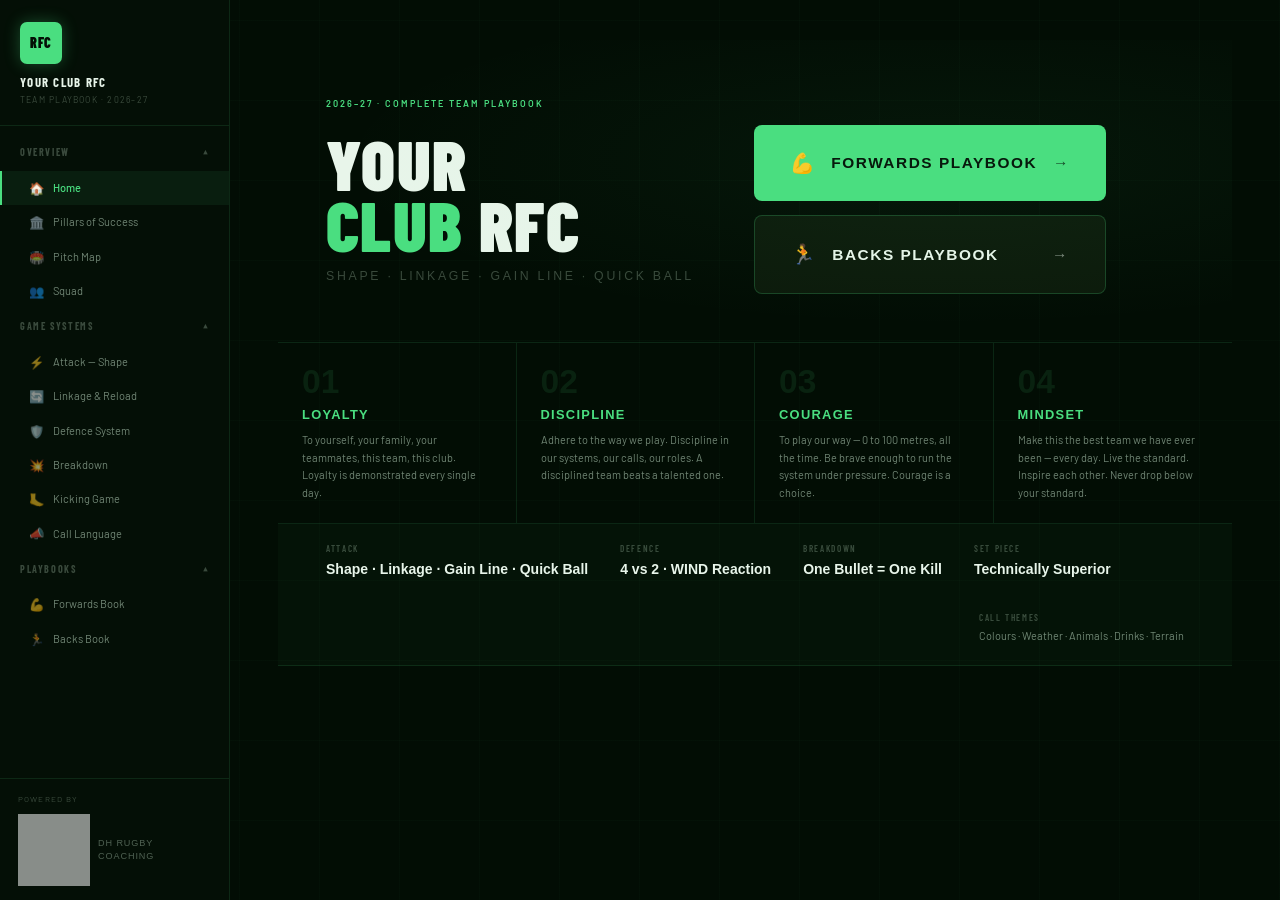
<file: index.html>
<!DOCTYPE html>
<html lang="en">
<head>
<meta charset="UTF-8"/>
<meta name="viewport" content="width=device-width,initial-scale=1"/>
<title>YOUR CLUB RFC — Playbook</title>
<link rel="stylesheet" href="style.css"/>
<style>
.hero{padding:56px 48px 48px;border-bottom:1px solid var(--border);position:relative;overflow:hidden;}
.hero::before{content:'';position:absolute;inset:0;background:radial-gradient(ellipse at 70% 40%,rgba(74,222,128,0.05) 0%,transparent 65%);pointer-events:none;}
.hero-season{font-size:.65rem;letter-spacing:.22em;text-transform:uppercase;color:var(--green);font-weight:600;margin-bottom:14px;}
.hero-layout{display:flex;align-items:center;gap:60px;flex-wrap:wrap;}
.hero h1{font-size:5rem;font-weight:900;color:var(--white);line-height:.88;margin-bottom:10px;letter-spacing:.02em;}
.hero h1 span{color:var(--green);}
.hero-sub{font-family:'Arial Narrow','Impact','Haettenschweiler',sans-serif;font-size:.88rem;letter-spacing:.22em;color:var(--dim);text-transform:uppercase;}
.cta-row{display:flex;flex-direction:column;gap:14px;flex-shrink:0;}
.cta-btn{display:inline-flex;align-items:center;gap:16px;padding:22px 36px;font-family:'Arial Narrow','Impact','Haettenschweiler',sans-serif;font-size:1.1rem;font-weight:700;text-transform:uppercase;letter-spacing:.1em;text-decoration:none;border-radius:var(--radius);transition:all .2s;cursor:pointer;border:none;min-width:300px;}
.cta-primary{background:var(--green);color:var(--deep);}
.cta-primary:hover{background:var(--green-d);transform:translateY(-2px);box-shadow:0 8px 24px rgba(74,222,128,0.22);}
.cta-secondary{background:var(--card);color:var(--white);border:1px solid var(--border-h);}
.cta-secondary:hover{border-color:var(--green);color:var(--green);transform:translateY(-2px);}
.val-strip{display:grid;grid-template-columns:repeat(4,1fr);border-bottom:1px solid var(--border);}
.val-item{padding:22px 24px;border-right:1px solid var(--border);}
.val-item:last-child{border-right:none;}
.val-n{font-family:'Arial Narrow','Impact','Haettenschweiler',sans-serif;font-size:2.4rem;font-weight:900;color:rgba(74,222,128,0.1);line-height:1;margin-bottom:6px;}
.val-t{font-family:'Arial Narrow','Impact','Haettenschweiler',sans-serif;font-size:.92rem;font-weight:700;text-transform:uppercase;letter-spacing:.1em;color:var(--green);margin-bottom:6px;}
.val-b{font-size:.78rem;color:var(--muted);line-height:1.6;}
</style>
</head>
<body>
<div class="app">
<button class="mob-menu" onclick="toggleSidebar()">☰</button>
<div class="mob-overlay" id="overlay" onclick="toggleSidebar()"></div>

<aside class="sidebar" id="sidebar">
  <div class="sidebar-brand">
    <div class="sidebar-badge">RFC</div>
    <div class="sidebar-name">Your Club RFC</div>
    <div class="sidebar-sub">Team Playbook · 2026–27</div>
  </div>
  <nav class="sidebar-nav">
    <div class="nav-group open">
      <div class="nav-group-header" onclick="toggleGroup(this)">Overview <span class="chevron">▼</span></div>
      <div class="nav-group-items">
        <a class="nav-item active" onclick="show('home',this)"><span class="nav-icon">🏠</span>Home</a>
        <a class="nav-item" onclick="show('pillars',this)"><span class="nav-icon">🏛️</span>Pillars of Success</a>
        <a class="nav-item" onclick="show('pitch',this)"><span class="nav-icon">🏟️</span>Pitch Map</a>
        <a class="nav-item" onclick="show('squad',this)"><span class="nav-icon">👥</span>Squad</a>
      </div>
    </div>
    <div class="nav-group open">
      <div class="nav-group-header" onclick="toggleGroup(this)">Game Systems <span class="chevron">▼</span></div>
      <div class="nav-group-items">
        <a class="nav-item" onclick="show('attack',this)"><span class="nav-icon">⚡</span>Attack — Shape</a>
        <a class="nav-item" onclick="show('reload',this)"><span class="nav-icon">🔄</span>Linkage &amp; Reload</a>
        <a class="nav-item" onclick="show('defence',this)"><span class="nav-icon">🛡️</span>Defence System</a>
        <a class="nav-item" onclick="show('breakdown-land',this)"><span class="nav-icon">💥</span>Breakdown</a>
        <a class="nav-item" onclick="show('kickgame',this)"><span class="nav-icon">🦶</span>Kicking Game</a>
        <a class="nav-item" onclick="show('calls',this)"><span class="nav-icon">📣</span>Call Language</a>
      </div>
    </div>
    <div class="nav-group open">
      <div class="nav-group-header" onclick="toggleGroup(this)">Playbooks <span class="chevron">▼</span></div>
      <div class="nav-group-items">
        <a class="nav-item" href="forwards.html"><span class="nav-icon">💪</span>Forwards Book</a>
        <a class="nav-item" href="backs.html"><span class="nav-icon">🏃</span>Backs Book</a>
      </div>
    </div>
  </nav>
    <div style="padding:14px 18px;border-top:1px solid var(--border);">
      <div style="font-size:.58rem;letter-spacing:.14em;text-transform:uppercase;color:var(--dim);margin-bottom:8px;">Powered by</div>
      <a href="https://dholbyrugbycoach.github.io" target="_blank" style="display:flex;align-items:center;gap:8px;text-decoration:none;opacity:.7;transition:opacity .2s;" onmouseover="this.style.opacity=1" onmouseout="this.style.opacity=.7">
        <img src="[data-uri]" alt="HD Rugby Coaching" style="width:72px;height:auto;opacity:0.75;filter:brightness(0) invert(1);" />
        <div style="font-family:'Arial Narrow',sans-serif;font-size:.65rem;letter-spacing:.1em;text-transform:uppercase;color:var(--muted);line-height:1.4;">DH Rugby<br/>Coaching</div>
      </a>
    </div>
</aside>

<main class="main">

<!-- HOME -->
<div class="section active" id="tab-home">
  <div class="hero">
    <div class="hero-season">2026–27 · Complete Team Playbook</div>
    <div class="hero-layout">
      <div>
        <h1>YOUR<br/><span>CLUB</span> RFC</h1>
        <div class="hero-sub">Shape · Linkage · Gain Line · Quick Ball</div>
      </div>
      <div class="cta-row">
        <a href="forwards.html" class="cta-btn cta-primary"><span style="font-size:1.4rem;">💪</span> Forwards Playbook <span style="margin-left:auto;opacity:.7;">→</span></a>
        <a href="backs.html" class="cta-btn cta-secondary"><span style="font-size:1.4rem;">🏃</span> Backs Playbook <span style="margin-left:auto;opacity:.5;">→</span></a>
      </div>
    </div>
  </div>

  <!-- Values -->
  <div class="val-strip">
    <div class="val-item">
      <div class="val-n">01</div>
      <div class="val-t">Loyalty</div>
      <div class="val-b">To yourself, your family, your teammates, this team, this club. Loyalty is demonstrated every single day.</div>
    </div>
    <div class="val-item">
      <div class="val-n">02</div>
      <div class="val-t">Discipline</div>
      <div class="val-b">Adhere to the way we play. Discipline in our systems, our calls, our roles. A disciplined team beats a talented one.</div>
    </div>
    <div class="val-item">
      <div class="val-n">03</div>
      <div class="val-t">Courage</div>
      <div class="val-b">To play our way — 0 to 100 metres, all the time. Be brave enough to run the system under pressure. Courage is a choice.</div>
    </div>
    <div class="val-item">
      <div class="val-n">04</div>
      <div class="val-t">Mindset</div>
      <div class="val-b">Make this the best team we have ever been — every day. Live the standard. Inspire each other. Never drop below your standard.</div>
    </div>
  </div>

  <!-- Quick summary strip -->
  <div style="padding:20px 48px;display:flex;flex-wrap:wrap;gap:32px;align-items:center;background:rgba(74,222,128,0.025);border-bottom:1px solid var(--border);">
    <div><div class="label" style="margin-bottom:4px;">Attack</div><div style="font-family:'Arial Narrow','Impact','Haettenschweiler',sans-serif;font-size:1rem;font-weight:700;color:var(--white);">Shape · Linkage · Gain Line · Quick Ball</div></div>
    <div><div class="label" style="margin-bottom:4px;">Defence</div><div style="font-family:'Arial Narrow','Impact','Haettenschweiler',sans-serif;font-size:1rem;font-weight:700;color:var(--white);">4 vs 2 · WIND Reaction</div></div>
    <div><div class="label" style="margin-bottom:4px;">Breakdown</div><div style="font-family:'Arial Narrow','Impact','Haettenschweiler',sans-serif;font-size:1rem;font-weight:700;color:var(--white);">One Bullet = One Kill</div></div>
    <div><div class="label" style="margin-bottom:4px;">Set Piece</div><div style="font-family:'Arial Narrow','Impact','Haettenschweiler',sans-serif;font-size:1rem;font-weight:700;color:var(--white);">Technically Superior</div></div>
    <div style="margin-left:auto;"><div class="label" style="margin-bottom:4px;">Call Themes</div><div style="font-size:.78rem;color:var(--muted);">Colours · Weather · Animals · Drinks · Terrain</div></div>
  </div>
</div>

<!-- PILLARS -->
<div class="section" id="tab-pillars">
  <div class="sec-hd"><h2>Pillars of <em>Success</em></h2><p>The five foundations on which everything we do is built</p></div>
  <div class="alert"><strong>Key Values — Discipline · Respect · Loyalty.</strong> These are the minimum standard to wear this jersey — not aspirations.</div>

  <div style="display:flex;flex-direction:column;gap:12px;">

    <div class="card">
      <div class="card-title">💪 Pillar 1 — Be the Fittest Team in the Competition</div>
      <div class="g3" style="margin-bottom:12px;">
        <div class="blk"><span class="blk-title">Tight 5</span>Strength and running fitness. The engine room of everything. Must be able to dominate physically for the full 80 minutes.</div>
        <div class="blk"><span class="blk-title">Middle 5</span>Strength, speed and agility. Link the forwards and backs — need to cover ground fast and hit hard at the breakdown.</div>
        <div class="blk"><span class="blk-title">Outside 5</span>Strength and linear speed. Must be able to create and finish. Fit enough to be threats 0–100m all game.</div>
      </div>
      <p>Be able to outperform opposition in the <strong>last 30 minutes</strong> of any game. That is when games are decided and when our fitness becomes our weapon.</p>
    </div>

    <div class="card">
      <div class="card-title">⚡ Pillar 2 — Be the Best Attacking Team (0–100m)</div>
      <p style="margin-bottom:12px;">Win the gain line and pass the ball to attack their weakness. Keep the defence on the back foot — don't let them recover. <strong>Always look up — make a quick decision.</strong></p>
      <div class="step-list">
        <div class="step"><div class="step-num">A</div><div class="step-body"><strong>Shape gives us options.</strong> RED (Bull — direct off 9) · GREEN (Shark — wide off 9) · WHITE (X — cross off 10). All three options live simultaneously every phase. Balance is the key.</div></div>
        <div class="step"><div class="step-num">B</div><div class="step-body"><strong>Linkage — 9, 10, 12 on a string.</strong> These three work together always — presenting RED, GREEN and WHITE simultaneously. One movement forces the defence to make a choice.</div></div>
        <div class="step"><div class="step-num">C</div><div class="step-body"><strong>Reloading.</strong> Hard on effort — get to your feet and move quickly to where you are most effective next. Tight 5 reload to RED, back row to GREEN, backs to WHITE. 15 on feet in attack shape at all times.</div></div>
        <div class="step"><div class="step-num">D</div><div class="step-body"><strong>Set piece and first phase work as one.</strong> A dominant set piece creates the platform. The gain line must be won in first phase to allow the attack to roll on with momentum.</div></div>
      </div>
    </div>

    <div class="card">
      <div class="card-title">🛡️ Pillar 3 — Stop the Ball (4 vs 2)</div>
      <div class="g2">
        <div>
          <p style="margin-bottom:10px;"><strong>Create a 4 vs 2 numerical advantage at every breakdown.</strong> Four defenders committed to stopping the ball against two attackers — this is the target at every ruck.</p>
          <p>Urgency with Control, Communication, Spacing and Line speed are essential. All players must be active in getting into the defensive line and reacting on call — <strong>UP.</strong></p>
        </div>
        <div class="blk">
          <span class="blk-title">WIND Reaction</span>
          A <strong>physical and mental change of speed and intent</strong>. The moment we win the ball back, we attack immediately. Stop the opposition attack in the first 20 seconds after any turnover. WIND = thunder — go now.
        </div>
      </div>
    </div>

    <div class="card">
      <div class="card-title">💥 Pillar 4 — Breakdown Fundamentals</div>
      <div class="g4" style="margin-bottom:12px;">
        <div class="blk" style="text-align:center;"><span class="blk-title" style="color:var(--green);">Ball Grip</span><div style="font-size:.76rem;color:var(--muted);">Squeeze before contact. Never go to ground without full control.</div></div>
        <div class="blk" style="text-align:center;"><span class="blk-title" style="color:var(--green);">Ball Position</span><div style="font-size:.76rem;color:var(--muted);">Present toward own players. Make 9's life easy.</div></div>
        <div class="blk" style="text-align:center;"><span class="blk-title" style="color:var(--green);">TK Speed</span><div style="font-size:.76rem;color:var(--muted);">Squeeze the ball — low and fast to the breakdown.</div></div>
        <div class="blk" style="text-align:center;"><span class="blk-title" style="color:var(--green);">4th Man</span><div style="font-size:.76rem;color:var(--muted);">Read the picture — make the right decision.</div></div>
      </div>
      <div class="step-list">
        <div class="step"><div class="step-num">2</div><div class="step-body"><strong>2nd man:</strong> Take space or take the threat. Read immediately on arrival — is the ball secure or is there a threat to clear? Decide and commit. One bullet.</div></div>
        <div class="step"><div class="step-num">3</div><div class="step-body"><strong>3rd man:</strong> Secure the inside gate — always. This is non-negotiable. No exceptions. The gate must be secured before anything else. One kill.</div></div>
        <div class="step"><div class="step-num">4</div><div class="step-body"><strong>4th man:</strong> Make a decision. Is the breakdown secure? Is there a threat on the edge? Is there space to exploit? Be the smart player — read and react immediately.</div></div>
      </div>
    </div>

    <div class="card">
      <div class="card-title">🎯 Pillar 5 — Set Piece: Technically Superior</div>
      <div class="g3">
        <div class="blk"><span class="blk-title">Scrum</span>Set low — technically superior to every opponent. Win the hit every engagement. Quickest and cleanest delivery in our competition. Hooker's responsibility to win the hit speed.</div>
        <div class="blk"><span class="blk-title">Lineout</span>Greater attention to detail than any team we face. Understand momentum. Always quicker than the opposition — tempo is our weapon. Precise delivery damages opposition confidence.</div>
        <div class="blk"><span class="blk-title">Kick-Off</span>Improve fundamentals every week. Contest aerially. Apply pressure to their kicker. Smart attack options on our kick-off — never just kick for territory and hope.</div>
      </div>
    </div>

  </div>
</div>

<!-- PITCH MAP -->
<div class="section" id="tab-pitch">
  <div class="sec-hd"><h2>Pitch <em>Map</em></h2><p>Field zones · Attack decisions · Gain line priority · Kicking strategy</p></div>
  <div class="g2" style="margin-bottom:18px;">
    <div class="pitch-wrap">
      <div class="label" style="margin-bottom:10px;">Zone Priorities</div>
      <svg viewBox="0 0 260 400" xmlns="http://www.w3.org/2000/svg" style="width:100%;display:block;">
        <rect width="260" height="400" rx="6" fill="#040f06"/>
        <rect x="16" y="16" width="228" height="368" fill="#091508" stroke="rgba(74,222,128,0.1)" stroke-width="1"/>
        <rect x="16" y="16" width="228" height="24" fill="rgba(34,197,94,0.5)" rx="2"/>
        <text x="130" y="32" text-anchor="middle" font-family="Arial Narrow, Impact, sans-serif" font-size="9" fill="#fff" font-weight="700" letter-spacing="2">OPPOSITION TRY LINE</text>
        <rect x="16" y="360" width="228" height="24" fill="rgba(34,197,94,0.5)" rx="2"/>
        <text x="130" y="376" text-anchor="middle" font-family="Arial Narrow, Impact, sans-serif" font-size="9" fill="#fff" font-weight="700" letter-spacing="2">OUR TRY LINE</text>
        <!-- Gold -->
        <rect x="16" y="40" width="228" height="76" fill="rgba(245,158,11,0.14)"/>
        <line x1="16" y1="116" x2="244" y2="116" stroke="rgba(245,158,11,0.4)" stroke-width="1"/>
        <text x="130" y="65" text-anchor="middle" font-family="Arial Narrow, Impact, sans-serif" font-size="12" fill="#fbbf24" font-weight="700" letter-spacing="2">GOLD ZONE</text>
        <text x="130" y="82" text-anchor="middle" font-family="system-ui, sans-serif" font-size="8" fill="rgba(255,255,255,0.45)">Strike · Gain Line · Score</text>
        <text x="130" y="97" text-anchor="middle" font-family="system-ui, sans-serif" font-size="7.5" fill="rgba(255,255,255,0.3)" font-style="italic">Must come away with points</text>
        <!-- Green -->
        <rect x="16" y="116" width="228" height="76" fill="rgba(34,197,94,0.08)"/>
        <line x1="16" y1="192" x2="244" y2="192" stroke="rgba(34,197,94,0.3)" stroke-width="1"/>
        <text x="130" y="141" text-anchor="middle" font-family="Arial Narrow, Impact, sans-serif" font-size="12" fill="#4ade80" font-weight="700" letter-spacing="2">GREEN ZONE</text>
        <text x="130" y="158" text-anchor="middle" font-family="system-ui, sans-serif" font-size="8" fill="rgba(255,255,255,0.45)">Shape · Linkage · Gain Line</text>
        <text x="130" y="174" text-anchor="middle" font-family="system-ui, sans-serif" font-size="7.5" fill="rgba(255,255,255,0.3)" font-style="italic">Win gain line — attack their weakness</text>
        <!-- Amber -->
        <rect x="16" y="192" width="228" height="76" fill="rgba(245,158,11,0.06)"/>
        <line x1="16" y1="268" x2="244" y2="268" stroke="rgba(245,158,11,0.25)" stroke-width="1"/>
        <text x="130" y="217" text-anchor="middle" font-family="Arial Narrow, Impact, sans-serif" font-size="12" fill="#d97706" font-weight="700" letter-spacing="2">AMBER ZONE</text>
        <text x="130" y="234" text-anchor="middle" font-family="system-ui, sans-serif" font-size="8" fill="rgba(255,255,255,0.45)">Territory First · 3 phases then kick</text>
        <text x="130" y="250" text-anchor="middle" font-family="system-ui, sans-serif" font-size="7.5" fill="rgba(255,255,255,0.3)" font-style="italic">Set piece is a weapon here</text>
        <!-- Red -->
        <rect x="16" y="268" width="228" height="92" fill="rgba(239,68,68,0.06)"/>
        <text x="130" y="298" text-anchor="middle" font-family="Arial Narrow, Impact, sans-serif" font-size="12" fill="#f87171" font-weight="700" letter-spacing="2">RED ZONE</text>
        <text x="130" y="316" text-anchor="middle" font-family="system-ui, sans-serif" font-size="8" fill="rgba(255,255,255,0.45)">Exit Fast · Kick Long · Minimise Rucks</text>
        <text x="130" y="332" text-anchor="middle" font-family="system-ui, sans-serif" font-size="7.5" fill="rgba(255,255,255,0.3)" font-style="italic">Kick and contest their lineout</text>
      </svg>
    </div>
    <div style="display:flex;flex-direction:column;gap:10px;">
      <div class="card"><div class="card-title">🟡 Gold Zone — Strike</div><p>Win the gain line and attack their weakness immediately. Keep the defence on the back foot. Must come away with points. Shape gives us options — make the right read, go in first phase. Set piece and first phase work as one here — no wasted possessions.</p></div>
      <div class="card"><div class="card-title">🟢 Green Zone — Build</div><p>Shape–Linkage–Gain Line–Quick Ball. Always look up and make quick decisions. 9/10/12 on a string, all options live simultaneously. 15 on feet in attack shape at all times. Tight 5 reload to RED, back row to GREEN, backs to WHITE.</p></div>
      <div class="card"><div class="card-title">🟠 Amber Zone — Territory</div><p>Territory before points. Gain the gain line or kick for territory. 3 phases — if no gain line advantage, apply pressure through BLACK (kick). Running plays must create forward momentum — no lateral play without purpose.</p></div>
      <div class="card"><div class="card-title">🔴 Red Zone — Exit</div><p>Exit fast. Minimise rucks in own 22. Kick long and contest their lineout. Running only if certain of gain line. No lateral plays under pressure in our own half. Every second we spend here is a gift to the opposition.</p></div>
    </div>
  </div>
</div>

<!-- SQUAD -->
<div class="section" id="tab-squad">
  <div class="sec-hd"><h2>Squad <em>List</em></h2><p>Starting XV · Bench · Lineout roles · Updated weekly</p></div>
  <div class="alert"><strong>Placeholder squad.</strong> Update with player names, lineout roles and cover positions before distributing.</div>
  <div class="g2">
    <div class="card">
      <div class="card-title">Starting XV</div>
      <table class="squad-table">
        <thead><tr><th>#</th><th>Position</th><th>Player</th><th>LO Role</th></tr></thead>
        <tbody>
          <tr><td class="pos-num">1</td><td>Loosehead Prop</td><td style="color:var(--white)">TBC</td><td>—</td></tr>
          <tr><td class="pos-num">2</td><td>Hooker</td><td style="color:var(--white)">TBC</td><td>Throw</td></tr>
          <tr><td class="pos-num">3</td><td>Tighthead Prop</td><td style="color:var(--white)">TBC</td><td>—</td></tr>
          <tr><td class="pos-num">4</td><td>Lock</td><td style="color:var(--white)">TBC</td><td>Jumper A / SUMMIT</td></tr>
          <tr><td class="pos-num">5</td><td>Lock</td><td style="color:var(--white)">TBC</td><td>Jumper B / SUMMIT</td></tr>
          <tr><td class="pos-num">6</td><td>Blindside Flanker</td><td style="color:var(--white)">TBC</td><td>RIDGE (Lifter)</td></tr>
          <tr><td class="pos-num">7</td><td>Openside Flanker</td><td style="color:var(--white)">TBC</td><td>RIDGE (Lifter)</td></tr>
          <tr><td class="pos-num">8</td><td>Number 8</td><td style="color:var(--white)">TBC</td><td>Tail / RIVER</td></tr>
          <tr><td class="pos-num">9</td><td>Scrum Half</td><td style="color:var(--white)">TBC</td><td>Receiver</td></tr>
          <tr><td class="pos-num">10</td><td>Fly Half</td><td style="color:var(--white)">TBC</td><td>—</td></tr>
          <tr><td class="pos-num">11</td><td>Left Wing</td><td style="color:var(--white)">TBC</td><td>—</td></tr>
          <tr><td class="pos-num">12</td><td>Inside Centre</td><td style="color:var(--white)">TBC</td><td>—</td></tr>
          <tr><td class="pos-num">13</td><td>Outside Centre</td><td style="color:var(--white)">TBC</td><td>—</td></tr>
          <tr><td class="pos-num">14</td><td>Right Wing</td><td style="color:var(--white)">TBC</td><td>—</td></tr>
          <tr><td class="pos-num">15</td><td>Fullback</td><td style="color:var(--white)">TBC</td><td>—</td></tr>
        </tbody>
      </table>
    </div>
    <div class="card">
      <div class="card-title">Bench</div>
      <table class="squad-table">
        <thead><tr><th>#</th><th>Position</th><th>Player</th><th>Cover</th></tr></thead>
        <tbody>
          <tr><td class="pos-num">16</td><td>Hooker</td><td style="color:var(--white)">TBC</td><td>2</td></tr>
          <tr><td class="pos-num">17</td><td>Loosehead</td><td style="color:var(--white)">TBC</td><td>1</td></tr>
          <tr><td class="pos-num">18</td><td>Tighthead</td><td style="color:var(--white)">TBC</td><td>3</td></tr>
          <tr><td class="pos-num">19</td><td>Lock / Flanker</td><td style="color:var(--white)">TBC</td><td>4/5/6</td></tr>
          <tr><td class="pos-num">20</td><td>Back Row</td><td style="color:var(--white)">TBC</td><td>6/7/8</td></tr>
          <tr><td class="pos-num">21</td><td>Scrum Half</td><td style="color:var(--white)">TBC</td><td>9</td></tr>
          <tr><td class="pos-num">22</td><td>Fly Half / Centre</td><td style="color:var(--white)">TBC</td><td>10/12</td></tr>
          <tr><td class="pos-num">23</td><td>Back</td><td style="color:var(--white)">TBC</td><td>TBC</td></tr>
        </tbody>
      </table>
    </div>
  </div>
</div>

<!-- ATTACK SHAPE -->
<div class="section" id="tab-attack">
  <div class="sec-hd"><h2>Attack — <em>Shape</em></h2><p>Win the gain line · Attack their weakness · RED · GREEN · WHITE</p></div>
  <div class="alert"><strong>Always look up — make a quick decision.</strong> Shape gives us options. Keep the defence on the back foot — never let them recover. Heads up rugby, 0–100m.</div>

  <div class="card" style="margin-bottom:14px;">
    <div class="card-title">⚡ The Three Bases — RED · GREEN · WHITE</div>
    <svg viewBox="0 0 640 180" xmlns="http://www.w3.org/2000/svg" style="width:100%;display:block;border-radius:4px;margin-bottom:14px;">
      <rect width="640" height="180" rx="4" fill="#091508"/>
      <rect x="16" y="8" width="608" height="164" fill="none" stroke="rgba(74,222,128,0.08)" stroke-width="1"/>
      <line x1="16" y1="90" x2="624" y2="90" stroke="rgba(255,255,255,0.12)" stroke-width="1"/>
      <!-- Defenders -->
      <circle cx="220" cy="44" r="13" fill="rgba(255,255,255,0.06)" stroke="rgba(255,255,255,0.18)" stroke-width="1"/>
      <text x="220" y="48" text-anchor="middle" font-family="Arial Narrow, Impact, sans-serif" font-size="9" fill="rgba(255,255,255,0.4)">D1</text>
      <circle cx="308" cy="44" r="13" fill="rgba(255,255,255,0.06)" stroke="rgba(255,255,255,0.18)" stroke-width="1"/>
      <text x="308" y="48" text-anchor="middle" font-family="Arial Narrow, Impact, sans-serif" font-size="9" fill="rgba(255,255,255,0.4)">D2</text>
      <circle cx="396" cy="44" r="13" fill="rgba(255,255,255,0.06)" stroke="rgba(255,255,255,0.18)" stroke-width="1"/>
      <text x="396" y="48" text-anchor="middle" font-family="Arial Narrow, Impact, sans-serif" font-size="9" fill="rgba(255,255,255,0.4)">D3</text>
      <circle cx="484" cy="44" r="13" fill="rgba(255,255,255,0.06)" stroke="rgba(255,255,255,0.18)" stroke-width="1"/>
      <text x="484" y="48" text-anchor="middle" font-family="Arial Narrow, Impact, sans-serif" font-size="9" fill="rgba(255,255,255,0.4)">D4</text>
      <!-- Ruck -->
      <rect x="16" y="80" width="64" height="20" rx="3" fill="rgba(139,26,26,0.6)"/>
      <text x="48" y="94" text-anchor="middle" font-family="Arial Narrow, Impact, sans-serif" font-size="8" fill="rgba(255,255,255,0.6)">RUCK</text>
      <!-- 9 -->
      <circle cx="102" cy="90" r="13" fill="rgba(239,68,68,0.25)" stroke="#ef4444" stroke-width="1.5"/>
      <text x="102" y="94" text-anchor="middle" font-family="Arial Narrow, Impact, sans-serif" font-size="10" fill="#f87171">9</text>
      <!-- F1 RED -->
      <circle cx="210" cy="110" r="12" fill="rgba(239,68,68,0.2)" stroke="#ef4444" stroke-width="1.5"/>
      <text x="210" y="114" text-anchor="middle" font-family="Arial Narrow, Impact, sans-serif" font-size="9" fill="#f87171">F1</text>
      <path d="M115,92 L198,108" fill="none" stroke="#ef4444" stroke-width="1.8" marker-end="url(#ar)"/>
      <text x="145" y="88" text-anchor="middle" font-family="Arial Narrow, Impact, sans-serif" font-size="10" fill="#ef4444" font-weight="700">RED</text>
      <!-- F2 GREEN -->
      <circle cx="354" cy="128" r="12" fill="rgba(34,197,94,0.2)" stroke="#22c55e" stroke-width="1.5"/>
      <text x="354" y="132" text-anchor="middle" font-family="Arial Narrow, Impact, sans-serif" font-size="9" fill="#4ade80">F2</text>
      <path d="M115,96 Q230,120 342,128" fill="none" stroke="#22c55e" stroke-width="1.8" marker-end="url(#ag)"/>
      <text x="262" y="148" text-anchor="middle" font-family="Arial Narrow, Impact, sans-serif" font-size="10" fill="#22c55e" font-weight="700">GREEN</text>
      <!-- 10 and F3 WHITE -->
      <circle cx="305" cy="152" r="11" fill="rgba(226,232,240,0.15)" stroke="rgba(226,232,240,0.5)" stroke-width="1.5"/>
      <text x="305" y="156" text-anchor="middle" font-family="Arial Narrow, Impact, sans-serif" font-size="9" fill="#e2e8f0">10</text>
      <circle cx="462" cy="138" r="12" fill="rgba(226,232,240,0.1)" stroke="rgba(226,232,240,0.4)" stroke-width="1.5"/>
      <text x="462" y="142" text-anchor="middle" font-family="Arial Narrow, Impact, sans-serif" font-size="9" fill="#e2e8f0">F3</text>
      <path d="M115,90 Q200,150 294,152" fill="none" stroke="rgba(226,232,240,0.35)" stroke-width="1.5" marker-end="url(#aw)"/>
      <path d="M316,150 L450,140" fill="none" stroke="rgba(226,232,240,0.35)" stroke-width="1.5" marker-end="url(#aw)"/>
      <text x="500" y="128" text-anchor="middle" font-family="Arial Narrow, Impact, sans-serif" font-size="10" fill="rgba(226,232,240,0.7)" font-weight="700">WHITE</text>
      <!-- GOLD double up -->
      <circle cx="102" cy="130" r="10" fill="rgba(245,158,11,0.2)" stroke="#f59e0b" stroke-width="1" stroke-dasharray="3 2"/>
      <text x="102" y="134" text-anchor="middle" font-family="Arial Narrow, Impact, sans-serif" font-size="7" fill="#fbbf24">GOLD</text>
      <text x="400" y="168" text-anchor="middle" font-family="system-ui, sans-serif" font-size="8" fill="rgba(255,255,255,0.3)" font-style="italic">Spare forward from ruck fills pocket of 10 or 9 (GOLD — double up)</text>
      <defs>
        <marker id="ar" markerWidth="7" markerHeight="7" refX="5" refY="3" orient="auto"><path d="M0,0 L0,6 L7,3 Z" fill="#ef4444"/></marker>
        <marker id="ag" markerWidth="7" markerHeight="7" refX="5" refY="3" orient="auto"><path d="M0,0 L0,6 L7,3 Z" fill="#22c55e"/></marker>
        <marker id="aw" markerWidth="7" markerHeight="7" refX="5" refY="3" orient="auto"><path d="M0,0 L0,6 L7,3 Z" fill="rgba(226,232,240,0.6)"/></marker>
      </defs>
    </svg>
    <div class="g3">
      <div class="blk"><span class="blk-title" style="color:#ef4444;">🔴 RED — Bull (Direct)</span>9 direct carry. F1 set on outside shoulder of D1, attacks the D1/D2 gap. On RED, 9 runs. Extra player from ruck fills pocket of 10 or 9 — GOLD double up. Tight 5 reload to F1.</div>
      <div class="blk"><span class="blk-title" style="color:#4ade80;">🟢 GREEN — Shark (Wide)</span>9 fires wide to F2. F2 cuts past D3/D4 — attack the edge. Happens simultaneously with RED, forcing the defence to choose. Back row reloads to GREEN. Shark cuts and goes.</div>
      <div class="blk"><span class="blk-title" style="color:#e2e8f0;">⚪ WHITE — X (Cross)</span>Late ball to 10. F3 crosses behind the pod — attacks the gap created by RED and GREEN movement pulling defenders inside. Backs reload to WHITE. Spare forward fills 10/9 pockets.</div>
    </div>
  </div>

  <div class="g2">
    <div class="card">
      <div class="card-title">📋 Attack Decision Making — ROK</div>
      <div class="step-list">
        <div class="step"><div class="step-num">R</div><div class="step-body"><strong>Read.</strong> Always look up before receiving the ball. Identify which defender is most vulnerable — D1, D2, D3, D4. See the defence shape before the ball arrives.</div></div>
        <div class="step"><div class="step-num">O</div><div class="step-body"><strong>Options.</strong> Know your three options before the ball is played. RED (D1/D2 gap) · GREEN (edge) · WHITE (cross). Which one gives us the best chance to win the gain line?</div></div>
        <div class="step"><div class="step-num">K</div><div class="step-body"><strong>Kill.</strong> Execute with commitment and pace. Go directly through the read, not sideways. Every carry must have a target. Win the gain line — attack their weakness.</div></div>
      </div>
    </div>
    <div class="card">
      <div class="card-title">📋 Reloading — Who Goes Where</div>
      <div class="step-list">
        <div class="step"><div class="step-num" style="background:rgba(239,68,68,0.3);color:#f87171;">T5</div><div class="step-body"><strong>Tight 5 reload to RED.</strong> After the breakdown, get to your feet and move to the F1 carrying position. Support the direct carry line.</div></div>
        <div class="step"><div class="step-num" style="background:rgba(34,197,94,0.25);color:#4ade80;">BR</div><div class="step-body"><strong>Back Row reloads to GREEN.</strong> Get to the edge position — F2 in the GREEN line. Always a wide threat after every breakdown.</div></div>
        <div class="step"><div class="step-num" style="background:rgba(226,232,240,0.15);color:#e2e8f0;">BK</div><div class="step-body"><strong>Backs reload to WHITE.</strong> 10/12/13 restructure the cross option. 15 must always be on feet in attack shape — the safety valve and extra option.</div></div>
      </div>
    </div>
  </div>
</div>

<!-- LINKAGE & RELOAD -->
<div class="section" id="tab-reload">
  <div class="sec-hd"><h2>Linkage <em>&amp; Reload</em></h2><p>9/10/12 on a string · 15 on feet · Kick return structure · Kiji X Shuttle</p></div>
  <div class="g2" style="margin-bottom:14px;">
    <div class="card">
      <div class="card-title">🔗 Linkage — 9, 10, 12 on a String</div>
      <p style="margin-bottom:12px;">9, 10 and 12 must always work together. RED, GREEN and WHITE are always in motion simultaneously — presenting options to the defence at all times.</p>
      <div class="step-list">
        <div class="step"><div class="step-num">9</div><div class="step-body"><strong>9 controls RED and GREEN simultaneously.</strong> A glance left presents RED (F1) — a glance right presents GREEN (F2). The defence must respect both before the ball is played.</div></div>
        <div class="step"><div class="step-num">10</div><div class="step-body"><strong>10 controls the RED structure and WHITE.</strong> Manages F1, F2 in the RED base. If in the ruck — 12 takes the 10 role. The WHITE option always runs through 10.</div></div>
        <div class="step"><div class="step-num">12</div><div class="step-body"><strong>12 controls GREEN (minimum F3).</strong> If 10 is occupied, 12 takes over the RED structure. If 12 is in the ruck, the next back takes the WHITE role.</div></div>
      </div>
    </div>
    <div class="card">
      <div class="card-title">🔄 Kick Return — TAIHO (Reload After Catch)</div>
      <p style="margin-bottom:12px;"><strong>TAIHO.</strong> After catching a kick — reload straight back into our attack shape. Read kick cues early (in the pocket) and move before the ball arrives. 13 and open wing typically have 5 back.</p>
      <div class="step-list">
        <div class="step"><div class="step-num">1</div><div class="step-body"><strong>Pass, Run or Kick options immediately.</strong> Ball carrier into contact only if it is 1 vs 1 — TK. Closest 3 players clean out. Then reload to shape.</div></div>
        <div class="step"><div class="step-num">2</div><div class="step-body"><strong>10 controls the RED structure</strong> (F1 and F2). 12 controls GREEN (minimum F3). Aim is linkage of RED/GREEN/WHITE — look at space immediately.</div></div>
        <div class="step"><div class="step-num">3</div><div class="step-body"><strong>If 10 is in the ruck</strong> — 12 takes the 10 role. If 12 is in the ruck — the next back takes the WHITE role. Chain of responsibility never breaks.</div></div>
      </div>
    </div>
  </div>
  <div class="card">
    <div class="card-title">🦵 Kicking Structure — Brilliant Simple Kicking</div>
    <div class="g3">
      <div class="blk"><span class="blk-title">Left Hand Side (LHS)</span>From LHS set piece — Sora delivery (kick from 10). 10 kicks on receipt from 9. Kick return: 10 recovers LHS. Kick to contest, then reload.</div>
      <div class="blk"><span class="blk-title">Right Hand Side (RHS)</span>From RHS set piece — Katame (kick from 9). 9 kicks direct. Kick return: 9 recovers RHS. Efficient, no wasted movement.</div>
      <div class="blk"><span class="blk-title">Slow Ball — Kiji X</span>When ruck ball is slow — Kiji X Shuttle. Shape adjusts to create time and space. Backs flood into width. 15 safety position. Re-establish shape before attacking.</div>
    </div>
  </div>
</div>

<!-- DEFENCE SYSTEM -->
<div class="section" id="tab-defence">
  <div class="sec-hd"><h2>Defence <em>System</em></h2><p>4 vs 2 · Ruck structure 1,1,2,3 · STORM · TIDE · MIST · WIND</p></div>
  <div class="alert"><strong>4 vs 2.</strong> Create a numerical advantage at every breakdown. WIND — physical and mental change of speed. Stop their attack in the first 20 seconds after every turnover. UP.</div>

  <div class="card" style="margin-bottom:14px;">
    <div class="card-title">📋 Basic Structure — Ruck Defence 1, 1, 2, 3</div>
    <svg viewBox="0 0 620 160" xmlns="http://www.w3.org/2000/svg" style="width:100%;display:block;border-radius:4px;margin-bottom:14px;">
      <rect width="620" height="160" rx="4" fill="#091508"/>
      <line x1="16" y1="80" x2="604" y2="80" stroke="rgba(255,255,255,0.12)" stroke-width="1.5"/>
      <rect x="16" y="68" width="60" height="24" rx="3" fill="rgba(139,26,26,0.5)"/>
      <text x="46" y="84" text-anchor="middle" font-family="Arial Narrow, Impact, sans-serif" font-size="8" fill="rgba(255,255,255,0.6)">RUCK</text>
      <!-- 9 behind D2 -->
      <circle cx="46" cy="116" r="11" fill="rgba(34,197,94,0.2)" stroke="#22c55e" stroke-width="1.5"/>
      <text x="46" y="120" text-anchor="middle" font-family="Arial Narrow, Impact, sans-serif" font-size="9" fill="#4ade80">9</text>
      <text x="46" y="138" text-anchor="middle" font-family="system-ui, sans-serif" font-size="7.5" fill="rgba(255,255,255,0.35)">behind D2</text>
      <!-- D1 -->
      <circle cx="108" cy="80" r="14" fill="rgba(74,222,128,0.12)" stroke="rgba(74,222,128,0.4)" stroke-width="2"/>
      <text x="108" y="84" text-anchor="middle" font-family="Arial Narrow, Impact, sans-serif" font-size="10" fill="#4ade80">1</text>
      <text x="108" y="106" text-anchor="middle" font-family="system-ui, sans-serif" font-size="7" fill="rgba(255,255,255,0.35)">1m from ruck</text>
      <!-- D2 -->
      <circle cx="188" cy="80" r="14" fill="rgba(74,222,128,0.12)" stroke="rgba(74,222,128,0.4)" stroke-width="2"/>
      <text x="188" y="84" text-anchor="middle" font-family="Arial Narrow, Impact, sans-serif" font-size="10" fill="#4ade80">1</text>
      <text x="188" y="106" text-anchor="middle" font-family="system-ui, sans-serif" font-size="7" fill="rgba(255,255,255,0.35)">hits 9 if runs</text>
      <!-- D3 -->
      <circle cx="298" cy="80" r="14" fill="rgba(74,222,128,0.08)" stroke="rgba(74,222,128,0.25)" stroke-width="1.5"/>
      <text x="298" y="84" text-anchor="middle" font-family="Arial Narrow, Impact, sans-serif" font-size="10" fill="#4ade80">2</text>
      <text x="298" y="106" text-anchor="middle" font-family="system-ui, sans-serif" font-size="7" fill="rgba(255,255,255,0.35)">9 to 10 channel</text>
      <!-- D4 -->
      <circle cx="420" cy="80" r="14" fill="rgba(74,222,128,0.08)" stroke="rgba(74,222,128,0.25)" stroke-width="1.5"/>
      <text x="420" y="84" text-anchor="middle" font-family="Arial Narrow, Impact, sans-serif" font-size="10" fill="#4ade80">3</text>
      <text x="420" y="106" text-anchor="middle" font-family="system-ui, sans-serif" font-size="7" fill="rgba(255,255,255,0.35)">outside shoulder of 10</text>
      <!-- D5 -->
      <circle cx="530" cy="80" r="14" fill="rgba(74,222,128,0.06)" stroke="rgba(74,222,128,0.18)" stroke-width="1.5"/>
      <text x="530" y="84" text-anchor="middle" font-family="Arial Narrow, Impact, sans-serif" font-size="10" fill="#4ade80">4</text>
      <text x="530" y="106" text-anchor="middle" font-family="system-ui, sans-serif" font-size="7" fill="rgba(255,255,255,0.35)">next out</text>
      <!-- 10 sweeping -->
      <circle cx="298" cy="128" r="11" fill="rgba(34,197,94,0.15)" stroke="rgba(34,197,94,0.3)" stroke-width="1"/>
      <text x="298" y="132" text-anchor="middle" font-family="Arial Narrow, Impact, sans-serif" font-size="9" fill="rgba(74,222,128,0.7)">10</text>
      <text x="380" y="22" text-anchor="middle" font-family="Arial Narrow, Impact, sans-serif" font-size="9" fill="rgba(74,222,128,0.5)" letter-spacing="2">RUCK DEFENCE → 1 · 1 · 2 · 3 SPACING</text>
    </svg>
    <div style="display:flex;flex-direction:column;gap:6px;">
      <div class="blk"><span class="blk-title">Defender 1 (1m from ruck)</span>Sets first on the immediate side of the breakdown. Defends inside ball — defends the inside runner if 9 runs at Defender 2. Not moved out of position by players folding. Sets both sides. Never vacated.</div>
      <div class="blk"><span class="blk-title">Defender 2 (hits 9)</span>Defends the channel between half and 10. Hits halfback if they run. 9 is positioned behind this defender on defence.</div>
      <div class="blk"><span class="blk-title">Defender 3 (outside 10)</span>Defends outside shoulder of 10. Can drift after 2nd pass. Must continue to move forward throughout.</div>
      <div class="blk"><span class="blk-title">All Defenders</span>Urgency with Control, Communication, Spacing and Line speed are essential. Must be active in getting into the defensive line and reacting on call — <strong>UP.</strong></div>
    </div>
  </div>

  <div class="g3">
    <div class="card">
      <div class="card-title">⚡ STORM — Smash (Blitz)</div>
      <p style="margin-bottom:10px;">Fast line speed, led up and called by the <strong>outside men</strong>. Implemented when there is an obvious numbers advantage, slow ruck ball, or strategically from set piece.</p>
      <div class="blk"><span class="blk-title">When to use</span>Seeing T5 players only or 10 can only play short. Led from the outside in — outside men initiate and all follow.</div>
    </div>
    <div class="card">
      <div class="card-title">🌊 TIDE — Default (Hot)</div>
      <p style="margin-bottom:10px;"><strong>Default defensive system</strong> — used every phase. First 3 steps are hard off the line.</p>
      <div class="blk"><span class="blk-title">Line speed pattern</span>Quick – slow – quick. Off the line hard. Slow to assess. Then hard again on 2nd pass. Gachi defence on the inside. Creates contested, slow ball — reload.</div>
    </div>
    <div class="card">
      <div class="card-title">🌫️ MIST — Cold (Shortage)</div>
      <p style="margin-bottom:10px;">Called by wide players on <strong>shortage of defenders</strong> — especially on WIND (turnover) ball. No defenders move forward on MIST call.</p>
      <div class="blk"><span class="blk-title">Sequence</span>Back off — give immediate gain line. Once spacing achieved, all slide across and force attack to sideline. When numbers equal — go forward. Next phase: aggressive, all pull straight back into line.</div>
    </div>
  </div>

  <div class="card" style="margin-top:14px;">
    <div class="card-title">🌪️ WIND — Thunder (Turnover Reaction)</div>
    <div class="g2">
      <p><strong>Physical and mental change of speed and intent.</strong> The moment we win the ball back — WIND. We stop their attack in the first 20 seconds. Thunder attack on turnover ball. Go immediately, with intensity, before they can reorganise.</p>
      <div class="blk"><span class="blk-title">Scrum Defence — LHS</span>If 8 runs blindside: 6 on 1st man, 8 covers inside, 11 connects with 6 on 2nd man, 15 covers. If they come openside: 7 takes 1st man, 9 on the 10. 10 stays square, links both 7 and 9. Near-side lock and 6 on the fold.</div>
    </div>
  </div>
</div>

<!-- BREAKDOWN -->
<div class="section" id="tab-breakdown-land">
  <div class="sec-hd"><h2>Breakdown <em>Principles</em></h2><p>One bullet = one kill · Clean out accuracy · Support line · Check line</p></div>
  <div class="alert"><strong>One Bullet = One Kill.</strong> Every cleanout must be accurate and decisive. Never waste a body at the breakdown — arrive with a clear purpose and execute it completely.</div>

  <div class="g2" style="margin-bottom:14px;">
    <div class="card">
      <div class="card-title">💥 Arrival Order — Roles</div>
      <div class="step-list">
        <div class="step"><div class="step-num">BC</div><div class="step-body"><strong>Ball Carrier.</strong> Most carries go at least 1m beyond the defender. Ball grip — squeeze before contact. Ball position — present back toward own players. TK speed — squeeze the ball on the way down.</div></div>
        <div class="step"><div class="step-num">2</div><div class="step-body"><strong>2nd Man — take space or take the threat.</strong> Read immediately on arrival. Is the ball secure? Is there a threat to the ball? Decide in the first step and commit fully. One bullet.</div></div>
        <div class="step"><div class="step-num">3</div><div class="step-body"><strong>3rd Man — inside gate. Always.</strong> This is non-negotiable. Secure the inside gate before anything else. One kill. No exceptions — the gate must be locked before 3rd man considers any other option.</div></div>
        <div class="step"><div class="step-num">4</div><div class="step-body"><strong>4th Man — make a decision.</strong> Is the breakdown secure? Threat on the edge? Space to exploit on the next phase? Be the smart player. Read the full picture and react — this is your moment.</div></div>
      </div>
    </div>
    <div class="card">
      <div class="card-title">📐 Support Line — Check Line</div>
      <p style="margin-bottom:12px;">Support players must run a <strong>check line</strong> — not a straight line to the ball carrier. The check line gives the ability to either take a pass or support at the breakdown immediately.</p>
      <div class="blk"><span class="blk-title">Take Down</span>If the ball carrier is going to be tackled, the support player must be on the right line to arrive at the breakdown immediately. Not reacting — anticipating. The check line is the discipline that makes this possible.</div>
      <div class="blk"><span class="blk-title">Inside Gate Priority</span>Secure the inside gate before anything else. The gate is the most important position at every breakdown. A secured inside gate stops the opposition from winning the ball — an unsecured gate costs us possession.</div>
      <div style="margin-top:10px;padding:10px 12px;background:rgba(74,222,128,0.04);border:1px solid var(--border);border-radius:5px;font-size:.78rem;color:var(--muted);">
        <strong style="color:var(--white);">Ball grip · Ball position · TK speed.</strong> These three fundamentals apply to the ball carrier on every single carry. No exceptions — every time.
      </div>
    </div>
  </div>
</div>

<!-- KICKING GAME -->
<div class="section" id="tab-kickgame">
  <div class="sec-hd"><h2>Kicking <em>Game</em></h2><p>Zone-based decisions · Kick pressure · Taiho kick situation</p></div>
  <div class="g2" style="margin-bottom:14px;">
    <div class="card">
      <div class="card-title">🦵 Kick Strategy by Zone</div>
      <div class="step-list">
        <div class="step"><div class="step-num" style="background:rgba(245,158,11,0.3);color:#fbbf24;">🟡</div><div class="step-body"><strong>Gold Zone — Kick to Score.</strong> Grubber into space, cross-kick to winger, chip over the line. Only kick if it creates a clear try-scoring opportunity. Ball in hand is usually better.</div></div>
        <div class="step"><div class="step-num" style="background:rgba(34,197,94,0.2);color:#4ade80;">🟢</div><div class="step-body"><strong>Green Zone — Kick to Gain.</strong> Box kick to contest, cross-field, chip behind the line. Create territory and pressure. Contest immediately — never let them catch clean.</div></div>
        <div class="step"><div class="step-num" style="background:rgba(245,158,11,0.18);color:#d97706;">🟠</div><div class="step-body"><strong>Amber Zone — Kick to Retrieve.</strong> Box kick from 9, contest high. Apply pressure to their backfield. Win the lineout from their kick return. Kick with chase — never kick and watch.</div></div>
        <div class="step"><div class="step-num" style="background:rgba(239,68,68,0.2);color:#f87171;">🔴</div><div class="step-body"><strong>Red Zone — Kick to Relieve.</strong> Kick long and contest their lineout. Exit own 22 as fast as possible. Never kick out on the full. Minimise rucks spent in own half.</div></div>
      </div>
    </div>
    <div class="card">
      <div class="card-title">⚠️ Taiho — Kick Pressure Situation</div>
      <p style="margin-bottom:12px;">Designed to pressure the 10 who sits back in the pocket to kick. Our 9 joins the defensive line but works <strong>independent of the line</strong> — aims at the right foot of the kicker to pressure the kick.</p>
      <div class="blk"><span class="blk-title">Setup</span>9 joins the defensive line but D2 is on his outside shoulder. 9 aims directly at the kicking foot of their 10. 8 drops back with both wings and 15 to create a deep safety net. 13 can start to move back once 10 drops into the pocket and receives the ball.</div>
      <div class="blk"><span class="blk-title">Brilliant Simple Kicking</span>LHS set piece — Sora from 10. RHS set piece — Katame from 9. Slow ball — Kiji X Shuttle. Kick return: LHS to 10, RHS to 9. Simple, clear decisions — no hesitation.</div>
    </div>
  </div>
</div>

<!-- CALL LANGUAGE -->
<div class="section" id="tab-calls">
  <div class="sec-hd"><h2>Call <em>Language</em></h2><p>Mixed themes · Max 2 syllables · Grouped by theme for easy recall</p></div>
  <div class="g2">
    <div class="card">
      <div class="card-title">🎨 Attack — Colours</div>
      <div class="call-grid">
        <div class="call-row"><span>Direct carry off 9 — Bull</span><span class="badge badge-red">RED</span></div>
        <div class="call-row"><span>Wide attack off 9 — Shark</span><span class="badge badge-green">GREEN</span></div>
        <div class="call-row"><span>Cross pattern off 10 — X</span><span class="badge badge-white">WHITE</span></div>
        <div class="call-row"><span>Kick (any type)</span><span class="badge badge-black">BLACK</span></div>
        <div class="call-row"><span>Double-up / option player</span><span class="badge badge-gold">GOLD</span></div>
        <div class="call-row"><span>Offload (feet or ground)</span><span class="badge badge-white">POP</span></div>
        <div class="call-row"><span>I want the ball</span><span class="badge badge-red">FIRE</span></div>
        <div class="call-row"><span>Hold / carry — do not pass</span><span class="badge badge-black">HOLD</span></div>
        <div class="call-row"><span>1st arrival at breakdown</span><span class="badge badge-red">SPIKE</span></div>
        <div class="call-row"><span>2nd arrival at breakdown</span><span class="badge badge-green">LOCK</span></div>
        <div class="call-row"><span>Quick lineout option — front</span><span class="badge badge-white">SHOT</span></div>
        <div class="call-row"><span>Checkout call — middle</span><span class="badge badge-red">RED MID</span></div>
      </div>
    </div>
    <div class="card">
      <div class="card-title">🌦️ Defence — Weather</div>
      <div class="call-grid">
        <div class="call-row"><span>Blitz — numbers advantage</span><span class="badge badge-storm">STORM</span></div>
        <div class="call-row"><span>Default — 3 steps hard</span><span class="badge badge-tide">TIDE</span></div>
        <div class="call-row"><span>Shortage — back off &amp; slide</span><span class="badge badge-mist">MIST</span></div>
        <div class="call-row"><span>Turnover — go in 20 seconds</span><span class="badge badge-wind">WIND</span></div>
        <div class="call-row"><span>Go forward now</span><span class="badge badge-storm">UP</span></div>
        <div class="call-row"><span>Hunt / Jackal on</span><span class="badge badge-wind">HUNT</span></div>
      </div>
      <div class="card-title" style="margin-top:14px;">🦊 Lineout — Animals</div>
      <div class="call-grid">
        <div class="call-row"><span>Front zone (Zone 1)</span><span class="badge badge-animal">FOX</span></div>
        <div class="call-row"><span>Middle zone (Zone 3)</span><span class="badge badge-animal">HAWK</span></div>
        <div class="call-row"><span>Back zone (Zone 5)</span><span class="badge badge-animal">BEAR</span></div>
        <div class="call-row"><span>Straight up</span><span class="badge badge-animal">RISE</span></div>
        <div class="call-row"><span>Move forward</span><span class="badge badge-animal">DART</span></div>
        <div class="call-row"><span>Move back</span><span class="badge badge-animal">STEP</span></div>
        <div class="call-row"><span>Pass to 9</span><span class="badge badge-animal">PASS</span></div>
        <div class="call-row"><span>Drive / Katame</span><span class="badge badge-animal">DRIVE</span></div>
      </div>
    </div>
    <div class="card">
      <div class="card-title">🍺 Scrum — Drinks</div>
      <div class="call-grid">
        <div class="call-row"><span>9 pass out — channel 2</span><span class="badge badge-drink">LAGER</span></div>
        <div class="call-row"><span>8 pick and go — channel 1</span><span class="badge badge-drink">STOUT</span></div>
        <div class="call-row"><span>Drive scrum, ball exits</span><span class="badge badge-drink">AMBER</span></div>
        <div class="call-row"><span>Wheel scrum</span><span class="badge badge-drink">PORTER</span></div>
        <div class="call-row"><span>9 side attack</span><span class="badge badge-drink">PALE</span></div>
        <div class="call-row"><span>8 and 9 side attack</span><span class="badge badge-drink">DRAFT</span></div>
        <div class="call-row"><span>8 and 9 — shot (channel 1)</span><span class="badge badge-drink">STOUT DRY</span></div>
      </div>
    </div>
    <div class="card">
      <div class="card-title">⛰️ Maul — Terrain</div>
      <div class="call-grid">
        <div class="call-row"><span>Jumper / Target</span><span class="badge badge-terrain">SUMMIT</span></div>
        <div class="call-row"><span>Lifters — turn and drive forward</span><span class="badge badge-terrain">RIDGE</span></div>
        <div class="call-row"><span>Ball carrier — Anchor</span><span class="badge badge-terrain">RIVER</span></div>
        <div class="call-row"><span>4th man — protect lifter</span><span class="badge badge-terrain">PEAK</span></div>
        <div class="call-row"><span>Clearers / Drive through</span><span class="badge badge-terrain">BOULDER</span></div>
        <div class="call-row"><span>Support / Fill space</span><span class="badge badge-terrain">PLAINS</span></div>
      </div>
      <div style="margin-top:12px;padding:10px 12px;background:rgba(74,222,128,0.04);border:1px solid var(--border);border-radius:5px;font-size:.76rem;color:var(--muted);">
        <strong style="color:var(--white);">Katame</strong> — used to score tries, win penalties, gain ground, drag in defenders, and punish opposition for competing in the air. Platform first — then drive.
      </div>
    </div>
  </div>
</div>

</main>
</div>
<script>
function show(id,el){
  document.querySelectorAll('.section').forEach(s=>s.classList.remove('active'));
  document.querySelectorAll('.nav-item,.nav-single').forEach(n=>n.classList.remove('active'));
  var s=document.getElementById('tab-'+id);
  if(s)s.classList.add('active');
  if(el)el.classList.add('active');
  if(window.innerWidth<=800)toggleSidebar();
}
function toggleGroup(h){h.parentElement.classList.toggle('open');}
function toggleSidebar(){
  document.getElementById('sidebar').classList.toggle('open');
  document.getElementById('overlay').classList.toggle('open');
}
document.querySelectorAll('.nav-group').forEach(g=>g.classList.add('open'));
</script>
</body>
</html>
</file>
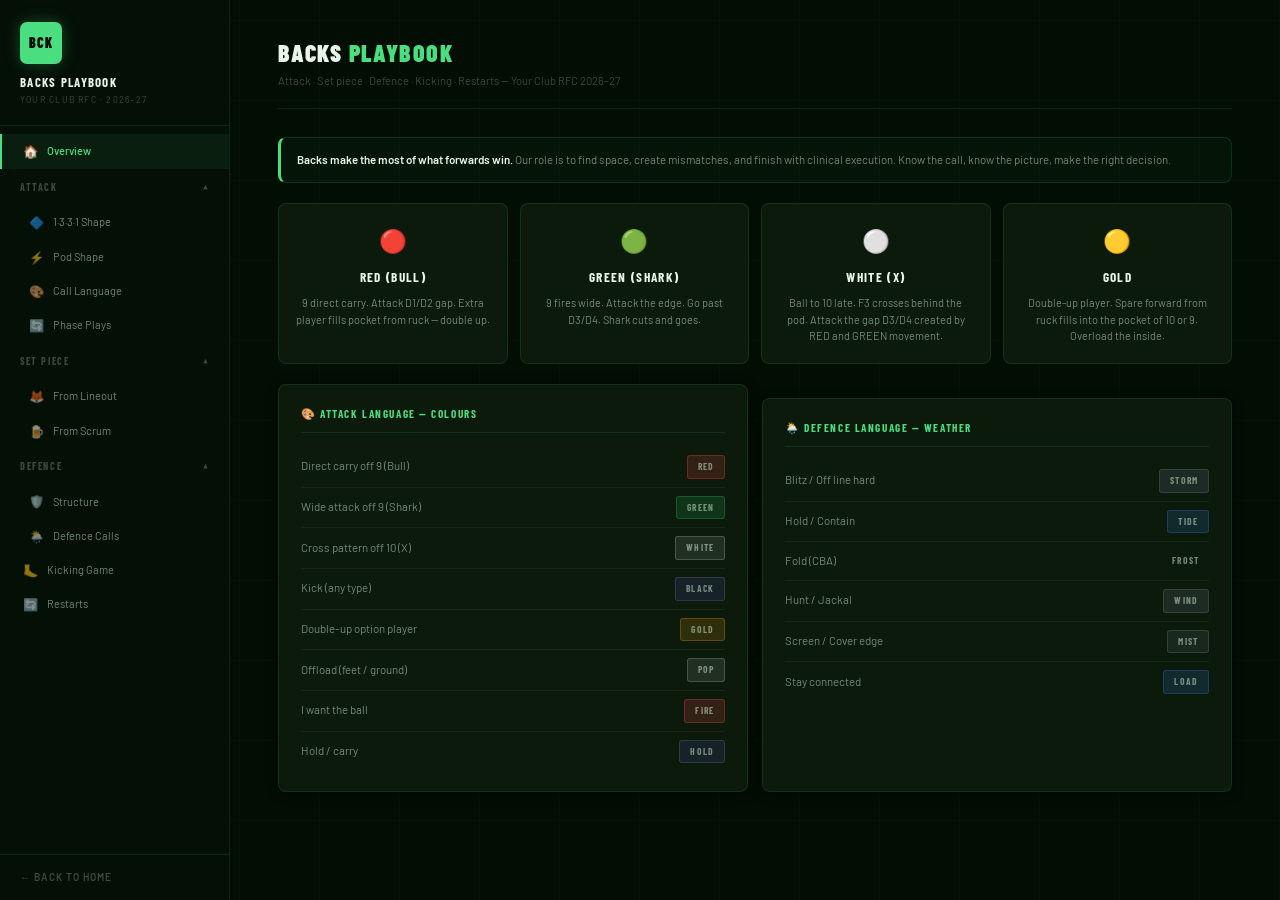
<file: backs (1).html>
<!DOCTYPE html>
<html lang="en">
<head>
<meta charset="UTF-8"/>
<meta name="viewport" content="width=device-width,initial-scale=1"/>
<title>YOUR CLUB RFC — Backs Playbook</title>
<link rel="stylesheet" href="style.css"/>
</head>
<body>
<div class="app">

  <button class="mob-menu" onclick="toggleSidebar()">☰</button>
  <div class="mob-overlay" id="overlay" onclick="toggleSidebar()"></div>

  <aside class="sidebar" id="sidebar">
    <div class="sidebar-brand">
      <div class="sidebar-badge">BCK</div>
      <div class="sidebar-name">Backs Playbook</div>
      <div class="sidebar-sub">Your Club RFC · 2026–27</div>
    </div>

    <nav class="sidebar-nav">

      <a class="nav-single active" onclick="show('home',this)"><span class="nav-icon">🏠</span>Overview</a>

      <div class="nav-group open">
        <div class="nav-group-header" onclick="toggleGroup(this)">Attack <span class="chevron">▼</span></div>
        <div class="nav-group-items">
          <a class="nav-item" onclick="show('attack-shape',this)"><span class="nav-icon">🔷</span>1·3·3·1 Shape</a>
          <a class="nav-item" onclick="show('attack-pods',this)"><span class="nav-icon">⚡</span>Pod Shape</a>
          <a class="nav-item" onclick="show('attack-calls',this)"><span class="nav-icon">🎨</span>Call Language</a>
          <a class="nav-item" onclick="show('attack-phase',this)"><span class="nav-icon">🔄</span>Phase Plays</a>
        </div>
      </div>

      <div class="nav-group">
        <div class="nav-group-header" onclick="toggleGroup(this)">Set Piece <span class="chevron">▼</span></div>
        <div class="nav-group-items">
          <a class="nav-item" onclick="show('sp-lineout',this)"><span class="nav-icon">🦊</span>From Lineout</a>
          <a class="nav-item" onclick="show('sp-scrum',this)"><span class="nav-icon">🍺</span>From Scrum</a>
        </div>
      </div>

      <div class="nav-group">
        <div class="nav-group-header" onclick="toggleGroup(this)">Defence <span class="chevron">▼</span></div>
        <div class="nav-group-items">
          <a class="nav-item" onclick="show('def-structure',this)"><span class="nav-icon">🛡️</span>Structure</a>
          <a class="nav-item" onclick="show('def-calls',this)"><span class="nav-icon">🌦️</span>Defence Calls</a>
        </div>
      </div>

      <a class="nav-single" onclick="show('kicking',this)"><span class="nav-icon">🦶</span>Kicking Game</a>
      <a class="nav-single" onclick="show('restarts-bck',this)"><span class="nav-icon">🔄</span>Restarts</a>

    </nav>

    <div class="sidebar-footer">
      <a class="back-link" href="index.html">← Back to Home</a>
    </div>
  </aside>

  <main class="main">

    <!-- ── HOME ────────────────────────────────────────────── -->
    <div class="section active" id="tab-home">
      <div class="sec-hd">
        <h2>Backs <em>Playbook</em></h2>
        <p>Attack · Set piece · Defence · Kicking · Restarts — Your Club RFC 2026–27</p>
      </div>
      <div class="alert"><strong>Backs make the most of what forwards win.</strong> Our role is to find space, create mismatches, and finish with clinical execution. Know the call, know the picture, make the right decision.</div>
      <div class="g4" style="margin-bottom:20px;">
        <div class="prin-card"><div class="prin-icon">🔴</div><div class="prin-title">Red (Bull)</div><div class="prin-body">9 direct carry. Attack D1/D2 gap. Extra player fills pocket from ruck — double up.</div></div>
        <div class="prin-card"><div class="prin-icon">🟢</div><div class="prin-title">Green (Shark)</div><div class="prin-body">9 fires wide. Attack the edge. Go past D3/D4. Shark cuts and goes.</div></div>
        <div class="prin-card"><div class="prin-icon">⚪</div><div class="prin-title">White (X)</div><div class="prin-body">Ball to 10 late. F3 crosses behind the pod. Attack the gap D3/D4 created by RED and GREEN movement.</div></div>
        <div class="prin-card"><div class="prin-icon">🟡</div><div class="prin-title">Gold</div><div class="prin-body">Double-up player. Spare forward from ruck fills into the pocket of 10 or 9. Overload the inside.</div></div>
      </div>
      <div class="g2">
        <div class="card">
          <div class="card-title">🎨 Attack Language — Colours</div>
          <div class="call-grid">
            <div class="call-row"><span>Direct carry off 9 (Bull)</span><span class="badge badge-red">RED</span></div>
            <div class="call-row"><span>Wide attack off 9 (Shark)</span><span class="badge badge-green">GREEN</span></div>
            <div class="call-row"><span>Cross pattern off 10 (X)</span><span class="badge badge-white">WHITE</span></div>
            <div class="call-row"><span>Kick (any type)</span><span class="badge badge-black">BLACK</span></div>
            <div class="call-row"><span>Double-up option player</span><span class="badge badge-gold">GOLD</span></div>
            <div class="call-row"><span>Offload (feet / ground)</span><span class="badge badge-white">POP</span></div>
            <div class="call-row"><span>I want the ball</span><span class="badge badge-red">FIRE</span></div>
            <div class="call-row"><span>Hold / carry</span><span class="badge badge-black">HOLD</span></div>
          </div>
        </div>
        <div class="card">
          <div class="card-title">🌦️ Defence Language — Weather</div>
          <div class="call-grid">
            <div class="call-row"><span>Blitz / Off line hard</span><span class="badge badge-storm">STORM</span></div>
            <div class="call-row"><span>Hold / Contain</span><span class="badge badge-tide">TIDE</span></div>
            <div class="call-row"><span>Fold (CBA)</span><span class="badge badge-frost">FROST</span></div>
            <div class="call-row"><span>Hunt / Jackal</span><span class="badge badge-wind">WIND</span></div>
            <div class="call-row"><span>Screen / Cover edge</span><span class="badge badge-mist">MIST</span></div>
            <div class="call-row"><span>Stay connected</span><span class="badge badge-tide">LOAD</span></div>
          </div>
        </div>
      </div>
    </div>

    <!-- ── ATTACK SHAPE ────────────────────────────────────── -->
    <div class="section" id="tab-attack-shape">
      <div class="sec-hd">
        <h2>1·3·3·1 <em>Shape</em></h2>
        <p>Organisation · Clarity · Mismatches · Ball Always Moving</p>
      </div>
      <div class="alert"><strong>Win the gain line and pass the ball to attack their weakness.</strong> Shape gives us options. Keep the defence on the back foot — don't let them recover. Always look up — make a quick decision.</div>
      <div class="card" style="margin-bottom:20px;">
        <div class="card-title">🔷 1·3·3·1 Field Shape</div>
        <svg viewBox="0 0 640 240" xmlns="http://www.w3.org/2000/svg" style="width:100%;display:block;border-radius:6px;">
          <rect width="640" height="240" rx="6" fill="#091508"/>
          <rect x="20" y="10" width="600" height="220" fill="none" stroke="rgba(255,255,255,0.08)" stroke-width="1"/>
          <line x1="20" y1="120" x2="620" y2="120" stroke="rgba(255,255,255,0.18)" stroke-width="1.5"/>
          <line x1="183" y1="10" x2="183" y2="230" stroke="rgba(255,255,255,0.07)" stroke-width="1" stroke-dasharray="4 4"/>
          <line x1="457" y1="10" x2="457" y2="230" stroke="rgba(255,255,255,0.07)" stroke-width="1" stroke-dasharray="4 4"/>
          <!-- Big background numbers -->
          <text x="100" y="90" text-anchor="middle" font-family="Barlow Condensed" font-size="60" fill="rgba(255,255,255,0.07)">1</text>
          <text x="252" y="90" text-anchor="middle" font-family="Barlow Condensed" font-size="60" fill="rgba(255,255,255,0.07)">3</text>
          <text x="390" y="90" text-anchor="middle" font-family="Barlow Condensed" font-size="60" fill="rgba(255,255,255,0.07)">3</text>
          <text x="550" y="90" text-anchor="middle" font-family="Barlow Condensed" font-size="60" fill="rgba(255,255,255,0.07)">1</text>
          <!-- Players -->
          <circle cx="90" cy="112" r="14" fill="#ef4444" stroke="#f87171" stroke-width="2"/>
          <text x="90" y="117" text-anchor="middle" font-family="Barlow Condensed" font-size="11" fill="white">9</text>
          <circle cx="46" cy="136" r="12" fill="#1d4ed8" stroke="#60a5fa" stroke-width="1.5"/>
          <text x="46" y="140" text-anchor="middle" font-family="Barlow Condensed" font-size="11" fill="white">11</text>
          <circle cx="118" cy="136" r="12" fill="#7c3aed" stroke="#a78bfa" stroke-width="1.5"/>
          <text x="118" y="140" text-anchor="middle" font-family="Barlow Condensed" font-size="11" fill="white">FWD</text>
          <circle cx="192" cy="130" r="12" fill="#7c3aed" stroke="#a78bfa" stroke-width="1.5"/>
          <text x="192" y="134" text-anchor="middle" font-family="Barlow Condensed" font-size="11" fill="white">FWD</text>
          <circle cx="232" cy="120" r="12" fill="#059669" stroke="#34d399" stroke-width="1.5"/>
          <text x="232" y="124" text-anchor="middle" font-family="Barlow Condensed" font-size="11" fill="white">FWD</text>
          <circle cx="262" cy="136" r="12" fill="#1d4ed8" stroke="#60a5fa" stroke-width="1.5"/>
          <text x="262" y="140" text-anchor="middle" font-family="Barlow Condensed" font-size="11" fill="white">FWD</text>
          <circle cx="320" cy="178" r="12" fill="#ef4444" stroke="#f87171" stroke-width="1.5"/>
          <text x="320" y="182" text-anchor="middle" font-family="Barlow Condensed" font-size="11" fill="white">10</text>
          <circle cx="352" cy="152" r="12" fill="#1d4ed8" stroke="#60a5fa" stroke-width="1.5"/>
          <text x="352" y="156" text-anchor="middle" font-family="Barlow Condensed" font-size="11" fill="white">12</text>
          <circle cx="394" cy="164" r="12" fill="#059669" stroke="#34d399" stroke-width="1.5"/>
          <text x="394" y="168" text-anchor="middle" font-family="Barlow Condensed" font-size="11" fill="white">FWD</text>
          <circle cx="425" cy="150" r="12" fill="#7c3aed" stroke="#a78bfa" stroke-width="1.5"/>
          <text x="425" y="154" text-anchor="middle" font-family="Barlow Condensed" font-size="11" fill="white">FWD</text>
          <circle cx="456" cy="164" r="12" fill="#059669" stroke="#34d399" stroke-width="1.5"/>
          <text x="456" y="168" text-anchor="middle" font-family="Barlow Condensed" font-size="11" fill="white">FWD</text>
          <circle cx="462" cy="196" r="12" fill="#1d4ed8" stroke="#60a5fa" stroke-width="1.5"/>
          <text x="462" y="200" text-anchor="middle" font-family="Barlow Condensed" font-size="11" fill="white">13</text>
          <circle cx="524" cy="208" r="12" fill="#059669" stroke="#34d399" stroke-width="1.5"/>
          <text x="524" y="212" text-anchor="middle" font-family="Barlow Condensed" font-size="11" fill="white">FWD</text>
          <circle cx="580" cy="208" r="12" fill="#1d4ed8" stroke="#60a5fa" stroke-width="1.5"/>
          <text x="580" y="212" text-anchor="middle" font-family="Barlow Condensed" font-size="11" fill="white">14</text>
          <circle cx="512" cy="182" r="12" fill="#1d4ed8" stroke="#60a5fa" stroke-width="1.5"/>
          <text x="512" y="186" text-anchor="middle" font-family="Barlow Condensed" font-size="11" fill="white">15</text>
        </svg>
      </div>
      <div class="g3">
        <div class="card"><div class="card-title">🔴 RED — Bull</div><p style="font-size:.82rem;color:var(--muted);line-height:1.6;">Direct carry. 9 attacks D1/D2 gap. Extra forward from ruck fills the pocket of 10 or 9 (GOLD / double up). Gain line priority — every RED must win the gain line.</p></div>
        <div class="card"><div class="card-title">🟢 GREEN — Shark</div><p style="font-size:.82rem;color:var(--muted);line-height:1.6;">9 fires wide to the edge. Shark cuts past D3/D4. Happens simultaneously with RED — 9/10/12 always presenting both options. Force defence to choose which to cover.</p></div>
        <div class="card"><div class="card-title">⚪ WHITE — X</div><p style="font-size:.82rem;color:var(--muted);line-height:1.6;">Late ball to 10. F3 crosses behind the pod — attack the gap created by RED and GREEN movement drawing defenders. Spare forwards fill into the 10 and 9 pockets.</p></div>
      </div>
    </div>

    <!-- ── ATTACK POD SHAPE ────────────────────────────────── -->
    <div class="section" id="tab-attack-pods">
      <div class="sec-hd">
        <h2>Pod <em>Shape</em></h2>
        <p>BLUE ball · WHITE ball · GOLD option · Non-negotiable alignment</p>
      </div>
      <div class="g2">
        <div class="card">
          <div class="card-title">🔴 RED / GREEN — Off 9 (Bull &amp; Shark)</div>
          <p style="font-size:.82rem;color:var(--muted);line-height:1.6;margin-bottom:14px;">9 presents RED and GREEN simultaneously. F1 (RED) attacks D1/D2. F2 (GREEN) cuts wide past D3/D4. 9/10/12 must always be in motion together — giving the defence a problem before the ball is even played.</p>
          <div style="display:flex;flex-direction:column;gap:8px;margin-bottom:14px;">
            <div style="background:var(--mid);border-radius:6px;padding:10px 12px;font-size:.8rem;color:var(--muted);"><strong style="color:#ef4444;">RED (Bull)</strong> — F1 direct carry. Set on outside shoulder D1. Attack the D1/D2 gap hard. Win the gain line.</div>
            <div style="background:var(--mid);border-radius:6px;padding:10px 12px;font-size:.8rem;color:var(--muted);"><strong style="color:#22c55e;">GREEN (Shark)</strong> — F2 cuts wide simultaneously. Forces defence to choose. Goes when 9 fires wide.</div>
            <div style="background:var(--mid);border-radius:6px;padding:10px 12px;font-size:.8rem;color:var(--muted);"><strong style="color:var(--gold);">GOLD</strong> — Spare forward from ruck fills the pocket of 10 or 9. Creates a double-up. Used when inside defenders vacate.</div>
          </div>
          <div style="padding:10px 12px;background:rgba(239,68,68,0.08);border:1px solid rgba(239,68,68,0.2);border-radius:6px;font-size:.76rem;color:var(--muted);">
            <strong style="color:#f87171;">Linkage:</strong> 9/10/12 on a string — always presenting RED and GREEN simultaneously. The shape forces the read.
          </div>
        </div>
        <div class="card">
          <div class="card-title">⚪ WHITE — Off 10 (X Pattern)</div>
          <p style="font-size:.82rem;color:var(--muted);line-height:1.6;margin-bottom:14px;">Late ball to 10. F3 crosses behind the pod — attacks the gap created by RED and GREEN movement drawing defenders inside. Spare forwards fill into the 10 and 9 pockets (GOLD).</p>
          <div style="display:flex;flex-direction:column;gap:8px;margin-bottom:14px;">
            <div style="background:var(--mid);border-radius:6px;padding:10px 12px;font-size:.8rem;color:var(--muted);"><strong style="color:var(--white)">F3 crosses</strong> — runs an X pattern behind the RED pod. Receives from 10 and attacks the gap between D3 and D4.</div>
            <div style="background:var(--mid);border-radius:6px;padding:10px 12px;font-size:.8rem;color:var(--muted);"><strong style="color:var(--white)">Spare forwards fill</strong> — one fills the 10 pocket, one fills the 9 pocket. Overloads the inside channel as F3 attacks wide.</div>
            <div style="background:var(--mid);border-radius:6px;padding:10px 12px;font-size:.8rem;color:var(--muted);"><strong style="color:var(--gold);">GOLD</strong> — Double-up player. Call FIRE to receive. Exploit the space created when inside defenders commit to RED/GREEN.</div>
          </div>
          <div class="card-title" style="margin-top:16px;">🔄 Reloading — 15 on Feet</div>
          <p style="font-size:.82rem;color:var(--muted);line-height:1.65;">Players get hard on effort — to feet, moving quickly to where they can be most effective next. 15 must be on feet in attack shape at all times. Reloading sustains the attack.</p>
        </div>
      </div>
    </div>

    <!-- ── ATTACK CALLS ────────────────────────────────────── -->
    <div class="section" id="tab-attack-calls">
      <div class="sec-hd">
        <h2>Attack <em>Call Language</em></h2>
        <p>Colours theme · Max 1–2 syllables · Used on-ball and off-ball</p>
      </div>
      <div class="g2">
        <div class="card">
          <div class="card-title">🎨 Full Attack Glossary</div>
          <div class="call-grid">
            <div class="call-row"><span>Ball off 9</span><span class="badge badge-blue">BLUE</span></div>
            <div class="call-row"><span>Ball off 10</span><span class="badge badge-white">WHITE</span></div>
            <div class="call-row"><span>Carry — go forward</span><span class="badge badge-red">RED</span></div>
            <div class="call-row"><span>Backs ball / Go wide</span><span class="badge badge-green">GREEN</span></div>
            <div class="call-row"><span>Kick (any type)</span><span class="badge badge-black">BLACK</span></div>
            <div class="call-row"><span>Queen / Attached player option</span><span class="badge badge-gold">GOLD</span></div>
            <div class="call-row"><span>Offload (feet / ground)</span><span class="badge badge-white">POP</span></div>
            <div class="call-row"><span>Short pass outside shoulder</span><span class="badge badge-blue">FLICK</span></div>
            <div class="call-row"><span>I want the ball</span><span class="badge badge-red">FIRE</span></div>
            <div class="call-row"><span>Hold / Carry (do not pass)</span><span class="badge badge-black">HOLD</span></div>
            <div class="call-row"><span>1st arrival at breakdown</span><span class="badge badge-red">SPIKE</span></div>
            <div class="call-row"><span>2nd arrival at breakdown</span><span class="badge badge-blue">LOCK</span></div>
          </div>
        </div>
        <div class="card">
          <div class="card-title">📣 Small Talk — On-Field Communication</div>
          <div style="display:flex;flex-wrap:wrap;gap:8px;margin-bottom:16px;">
            <span class="badge badge-blue">SHORT</span>
            <span class="badge badge-white">DEEP</span>
            <span class="badge badge-red">HOLD</span>
            <span class="badge badge-red">RED</span>
            <span class="badge badge-gold">GOLD</span>
            <span class="badge badge-green">GREEN</span>
            <span class="badge badge-black">BLACK</span>
            <span class="badge badge-red">FIRE</span>
            <span class="badge badge-blue">SPIKE</span>
            <span class="badge badge-blue">LOCK</span>
            <span class="badge badge-white">POP</span>
            <span class="badge badge-white">FLICK</span>
          </div>
          <div style="font-size:.8rem;color:var(--muted);line-height:1.75;padding:12px 14px;background:var(--mid);border-radius:8px;">
            Communication is a skill. The call before contact is more valuable than anything else. <strong style="color:var(--white)">Tell your teammates what you see</strong> — not just what you want.
          </div>
        </div>
      </div>
    </div>

    <!-- ── PHASE PLAYS ─────────────────────────────────────── -->
    <div class="section" id="tab-attack-phase">
      <div class="sec-hd">
        <h2>Phase <em>Plays</em></h2>
        <p>Decision-making by zone · Strike plays · Patience plays</p>
      </div>
      <div class="g2" style="margin-bottom:16px;">
        <div class="card">
          <div class="card-title">🟡 Gold Zone — Strike</div>
          <div class="step-list">
            <div class="step"><div class="step-num">1</div><div class="step-body"><strong>Win the gain line and attack their weakness.</strong> Keep the defence on the back foot — don't let them recover.</div></div>
            <div class="step"><div class="step-num">2</div><div class="step-body">Shape gives options — RED/GREEN/WHITE all live simultaneously. Make the right read, go immediately.</div></div>
            <div class="step"><div class="step-num">3</div><div class="step-body">First phase must win the gain line. If not won after 3 — BLACK. Set piece and first phase work as one here.</div></div>
          </div>
        </div>
        <div class="card">
          <div class="card-title">🟢 Green Zone — Build Phase</div>
          <div class="step-list">
            <div class="step"><div class="step-num">1</div><div class="step-body"><strong>WHITE ball first phase.</strong> Create width, find and play the best space. Multi-option attack — GOLD options.</div></div>
            <div class="step"><div class="step-num">2</div><div class="step-body">Strike first 3 phases — aim to score or line break. Go forward by identifying and playing to space.</div></div>
            <div class="step"><div class="step-num">3</div><div class="step-body">Only kick to score (BLACK). Focus entirely on ball retention and forward momentum.</div></div>
          </div>
        </div>
        <div class="card">
          <div class="card-title">🟡 Amber Zone — Territory First</div>
          <div class="step-list">
            <div class="step"><div class="step-num">1</div><div class="step-body">WHITE ball first phase. Apply pressure then relieve through territory if needed.</div></div>
            <div class="step"><div class="step-num">2</div><div class="step-body">Strike in first 3 phases. If no dominance after 3 — BLACK (kick) to exert pressure and retrieve.</div></div>
            <div class="step"><div class="step-num">3</div><div class="step-body">Run / BLACK / pass from set piece to find spaces. Apply pressure — retrieve.</div></div>
          </div>
        </div>
        <div class="card">
          <div class="card-title">🔴 Red Zone — Exit Fast</div>
          <div class="step-list">
            <div class="step"><div class="step-num">1</div><div class="step-body">Relieve pressure through territory or run into space immediately.</div></div>
            <div class="step"><div class="step-num">2</div><div class="step-body">Minimise time in own 22. Minimise rucks spent in own half. BLACK long and contest.</div></div>
            <div class="step"><div class="step-num">3</div><div class="step-body">If running — must go forward. No lateral plays. Get out of the danger zone.</div></div>
          </div>
        </div>
      </div>
    </div>

    <!-- ── SET PIECE FROM LINEOUT ──────────────────────────── -->
    <div class="section" id="tab-sp-lineout">
      <div class="sec-hd">
        <h2>Set Piece — <em>From Lineout</em></h2>
        <p>Back alignment · Receiving positions · Zone-based first phase options</p>
      </div>
      <div class="alert"><strong>9 positioning:</strong> In 7-man lineouts — 9 sweeps. In shorter lineouts — 9 may enter lineout as extra body. Align before the throw.</div>
      <div class="g2">
        <div class="card">
          <div class="card-title">📋 Backs Alignment</div>
          <div style="display:flex;flex-direction:column;gap:8px;">
            <div style="background:var(--mid);border-radius:6px;padding:10px 12px;font-size:.8rem;color:var(--muted);"><strong style="color:var(--white)">9:</strong> Receives from jumper or sweeps in 7-man. Sets tempo of delivery. No telegraphing.</div>
            <div style="background:var(--mid);border-radius:6px;padding:10px 12px;font-size:.8rem;color:var(--muted);"><strong style="color:var(--white)">10:</strong> Aligns based on zone of lineout win. Deeper for back ball — flatter for front ball. First decision maker.</div>
            <div style="background:var(--mid);border-radius:6px;padding:10px 12px;font-size:.8rem;color:var(--muted);"><strong style="color:var(--white)">12:</strong> Inside centre connection — links 9/10 to outside. GOLD option player when attached to pod.</div>
            <div style="background:var(--mid);border-radius:6px;padding:10px 12px;font-size:.8rem;color:var(--muted);"><strong style="color:var(--white)">13:</strong> Holds width, threats to the outside. Identifies if 11/14 have space before the ball arrives.</div>
            <div style="background:var(--mid);border-radius:6px;padding:10px 12px;font-size:.8rem;color:var(--muted);"><strong style="color:var(--white)">11/14:</strong> Edges of the shape. React to the picture. Always a threat — always scanning for space.</div>
            <div style="background:var(--mid);border-radius:6px;padding:10px 12px;font-size:.8rem;color:var(--muted);"><strong style="color:var(--white)">15:</strong> Floating depth. Comes into the line or holds as kicking option. Must be on feet and ready.</div>
          </div>
        </div>
        <div class="card">
          <div class="card-title">⚡ Zone-Based First Phase Options</div>
          <div style="display:flex;flex-direction:column;gap:10px;">
            <div style="background:var(--mid);border-radius:8px;padding:12px 14px;">
              <div style="font-family:'Barlow Condensed',sans-serif;font-size:.85rem;font-weight:700;color:var(--white);margin-bottom:4px;">FOX (Front ball)</div>
              <div style="font-size:.78rem;color:var(--muted);line-height:1.6;">Fast delivery. 9 attacks the line immediately. BLUE ball — pod on 9. Quick strike before defence sets.</div>
            </div>
            <div style="background:var(--mid);border-radius:8px;padding:12px 14px;">
              <div style="font-family:'Barlow Condensed',sans-serif;font-size:.85rem;font-weight:700;color:var(--white);margin-bottom:4px;">HAWK (Middle ball)</div>
              <div style="font-size:.78rem;color:var(--muted);line-height:1.6;">Best platform. Most options available. WHITE ball creates width. GOLD option most viable from middle ball.</div>
            </div>
            <div style="background:var(--mid);border-radius:8px;padding:12px 14px;">
              <div style="font-family:'Barlow Condensed',sans-serif;font-size:.85rem;font-weight:700;color:var(--white);margin-bottom:4px;">BEAR (Back ball)</div>
              <div style="font-size:.78rem;color:var(--muted);line-height:1.6;">GREEN — go wide fast. Full backs width available. 9 has time — use the space to the short side also.</div>
            </div>
            <div style="background:var(--mid);border-radius:8px;padding:12px 14px;">
              <div style="font-family:'Barlow Condensed',sans-serif;font-size:.85rem;font-weight:700;color:var(--white);margin-bottom:4px;">DRIVE delivery</div>
              <div style="font-size:.78rem;color:var(--muted);line-height:1.6;">Backs hold width and stay wide while forwards build the maul. 9 is last man out. 10 controls timing of exit.</div>
            </div>
          </div>
        </div>
      </div>
    </div>

    <!-- ── SET PIECE FROM SCRUM ────────────────────────────── -->
    <div class="section" id="tab-sp-scrum">
      <div class="sec-hd">
        <h2>Set Piece — <em>From Scrum</em></h2>
        <p>Drinks calls · Back alignment · First phase options by zone</p>
      </div>
      <div class="g2">
        <div class="card">
          <div class="card-title">🍺 Scrum Calls — Back Reads</div>
          <div class="call-grid">
            <div class="call-row"><span>LAGER — 9 pass (channel 2)</span><span class="badge badge-drink">Backs set wide, WHITE available</span></div>
            <div class="call-row"><span>STOUT — 8 pick (channel 1)</span><span class="badge badge-drink">9 supports 8 immediately</span></div>
            <div class="call-row"><span>AMBER — Drive then exit</span><span class="badge badge-drink">10 calls the backs exit line</span></div>
            <div class="call-row"><span>PALE — 9 side attack</span><span class="badge badge-drink">Short side play, backs cover</span></div>
            <div class="call-row"><span>DRAFT — 8 side attack</span><span class="badge badge-drink">Space on blindside, backs push up</span></div>
          </div>
        </div>
        <div class="card">
          <div class="card-title">📋 Backs Scrum Alignment Rules</div>
          <div class="step-list">
            <div class="step"><div class="step-num">1</div><div class="step-body"><strong>10 reads the call first.</strong> Alignment depth and width set based on delivery type. Deeper = more time. Flatter = more pressure.</div></div>
            <div class="step"><div class="step-num">2</div><div class="step-body"><strong>LAGER:</strong> 10 can take the ball early. Wide backs available. GOLD option very viable — defence often flat.</div></div>
            <div class="step"><div class="step-num">3</div><div class="step-body"><strong>AMBER:</strong> 10 holds until ball exits forward drive. Identifies whether to attack short or go wide when ball arrives.</div></div>
            <div class="step"><div class="step-num">4</div><div class="step-body"><strong>All backs:</strong> Stay on-side, stay connected, stay scanning. The scrum is our reset — use the time to read the defence shape.</div></div>
          </div>
        </div>
      </div>
    </div>

    <!-- ── DEFENCE STRUCTURE ───────────────────────────────── -->
    <div class="section" id="tab-def-structure">
      <div class="sec-hd">
        <h2>Defence <em>Structure</em></h2>
        <p>Line · Blitz · Fold · Connection — backs responsibilities</p>
      </div>
      <div class="g2" style="margin-bottom:16px;">
        <div class="card">
          <div class="card-title">⚡ STORM — Blitz (Smash)</div>
          <div class="step-list">
            <div class="step"><div class="step-num">1</div><div class="step-body"><strong>Fast line speed, led by the outside men.</strong> Called when there is an obvious numbers advantage or slow ruck ball.</div></div>
            <div class="step"><div class="step-num">2</div><div class="step-body"><strong>See T5 players or 10 can only play short</strong> — call STORM. Led from outside in. Create 4 vs 2 at the breakdown.</div></div>
            <div class="step"><div class="step-num">3</div><div class="step-body"><strong>WIND after turnover.</strong> Physical and mental change of speed — attack in first 20 seconds. Don't let them recover.</div></div>
          </div>
        </div>
        <div class="card">
          <div class="card-title">🌊 TIDE — Default (Hot)</div>
          <div class="step-list">
            <div class="step"><div class="step-num">1</div><div class="step-body"><strong>Default system every phase.</strong> First 3 steps are hard off the line. Urgency with control.</div></div>
            <div class="step"><div class="step-num">2</div><div class="step-body"><strong>Line speed variations</strong> — quick, slow, quick. Off the line hard, slow to assess, then hard again on 2nd pass.</div></div>
            <div class="step"><div class="step-num">3</div><div class="step-body"><strong>Gachi defence on the inside.</strong> Creates contested, slow ball — reload. 9 behind Defender 2 in the ruck structure.</div></div>
          </div>
        </div>
      </div>
      <div class="card">
        <div class="card-title">❄️ FROST — CBA Fold System</div>
        <div class="g3">
          <div style="background:var(--mid);border-radius:8px;padding:14px;text-align:center;">
            <div style="font-family:'Barlow Condensed',sans-serif;font-size:1.4rem;font-weight:900;color:var(--green);margin-bottom:6px;">C</div>
            <div style="font-family:'Barlow Condensed',sans-serif;font-size:.9rem;font-weight:700;color:var(--white);margin-bottom:4px;">1st to Arrive</div>
            <div style="font-size:.78rem;color:var(--muted);line-height:1.55;">Pushes wide. Checks A but immediately takes C position. Focus: 1st threat wide.</div>
          </div>
          <div style="background:var(--mid);border-radius:8px;padding:14px;text-align:center;">
            <div style="font-family:'Barlow Condensed',sans-serif;font-size:1.4rem;font-weight:900;color:var(--white);margin-bottom:6px;">B</div>
            <div style="font-family:'Barlow Condensed',sans-serif;font-size:.9rem;font-weight:700;color:var(--white);margin-bottom:4px;">2nd to Arrive</div>
            <div style="font-size:.78rem;color:var(--muted);line-height:1.55;">Fills mid-channel B position. Focus: 9 / 1st receiver.</div>
          </div>
          <div style="background:var(--mid);border-radius:8px;padding:14px;text-align:center;">
            <div style="font-family:'Barlow Condensed',sans-serif;font-size:1.4rem;font-weight:900;color:var(--white);margin-bottom:6px;">A</div>
            <div style="font-family:'Barlow Condensed',sans-serif;font-size:.9rem;font-weight:700;color:var(--white);margin-bottom:4px;">3rd to Arrive</div>
            <div style="font-size:.78rem;color:var(--muted);line-height:1.55;">Fills closest to ruck — A position. Focus: 9 / ball carrier.</div>
          </div>
        </div>
        <div style="margin-top:12px;font-size:.78rem;color:var(--muted);padding:10px 12px;background:rgba(74,222,128,0.05);border:1px solid var(--border);border-radius:6px;">
          Set square — C leads line speed when ball is played. C out to face up. All players set square before stepping off the line.
        </div>
      </div>
    </div>

    <!-- ── DEFENCE CALLS ───────────────────────────────────── -->
    <div class="section" id="tab-def-calls">
      <div class="sec-hd">
        <h2>Defence <em>Calls</em></h2>
        <p>Weather theme · Called continuously · Before, during and after contact</p>
      </div>
      <div class="g2">
        <div class="card">
          <div class="card-title">🌦️ Full Defence Glossary</div>
          <div class="call-grid">
            <div class="call-row"><span>Blitz — off line hard</span><span class="badge badge-storm">STORM</span></div>
            <div class="call-row"><span>Hold / Contain</span><span class="badge badge-tide">TIDE</span></div>
            <div class="call-row"><span>Fold (action to fold)</span><span class="badge badge-frost">FROST</span></div>
            <div class="call-row"><span>Hunt / Jackal on</span><span class="badge badge-wind">WIND</span></div>
            <div class="call-row"><span>Screen / Cover edge</span><span class="badge badge-mist">MIST</span></div>
            <div class="call-row"><span>Stay connected, ready</span><span class="badge badge-tide">LOAD</span></div>
            <div class="call-row"><span>Apply pressure / get up</span><span class="badge badge-storm">CHASE</span></div>
            <div class="call-row"><span>Land on ball carrier</span><span class="badge badge-wind">LAND</span></div>
          </div>
        </div>
        <div class="card">
          <div class="card-title">📣 Small Talk — Defence</div>
          <div style="display:flex;flex-wrap:wrap;gap:8px;margin-bottom:16px;">
            <span class="badge badge-storm">STORM</span>
            <span class="badge badge-tide">LOAD</span>
            <span class="badge badge-storm">CHASE</span>
            <span class="badge badge-frost">FROST</span>
            <span class="badge badge-tide">CONNECT</span>
            <span class="badge badge-wind">WIND</span>
            <span class="badge badge-mist">MIST</span>
            <span class="badge badge-wind">LAND</span>
          </div>
          <div style="font-size:.8rem;color:var(--muted);line-height:1.8;padding:12px 14px;background:var(--mid);border-radius:8px;">
            Defence is won through communication. Every player must be talking constantly — <strong style="color:var(--white)">before</strong> the ball arrives, <strong style="color:var(--white)">during</strong> the contact, and <strong style="color:var(--white)">after</strong> the tackle. Silent defenders give the attack free information.
          </div>
        </div>
      </div>
    </div>

    <!-- ── KICKING GAME ─────────────────────────────────────── -->
    <div class="section" id="tab-kicking">
      <div class="sec-hd">
        <h2>Kicking <em>Game</em></h2>
        <p>BLACK call · Zone-based decisions · Types · Contest</p>
      </div>
      <div class="alert"><strong>BLACK</strong> = any kick. The type of kick is the 10's decision, informed by the zone and the picture in front of them.</div>
      <div class="g2" style="margin-bottom:16px;">
        <div class="card">
          <div class="card-title">⚫ BLACK — Kick Types</div>
          <div style="display:flex;flex-direction:column;gap:8px;">
            <div style="background:var(--mid);border-radius:6px;padding:10px 12px;font-size:.8rem;color:var(--muted);"><strong style="color:var(--white)">Box Kick</strong> — High, contestable. Used in amber zone to retrieve. Chasers must be in position early.</div>
            <div style="background:var(--mid);border-radius:6px;padding:10px 12px;font-size:.8rem;color:var(--muted);"><strong style="color:var(--white)">Cross-kick</strong> — Into a wide open winger. Gold zone only. Must be accurate.</div>
            <div style="background:var(--mid);border-radius:6px;padding:10px 12px;font-size:.8rem;color:var(--muted);"><strong style="color:var(--white)">Grubber</strong> — Low kick into space behind the line. Short to medium range in gold zone.</div>
            <div style="background:var(--mid);border-radius:6px;padding:10px 12px;font-size:.8rem;color:var(--muted);"><strong style="color:var(--white)">Chip / Chip & Chase</strong> — Over the first defender into space. Requires speed of thought and immediate chase.</div>
            <div style="background:var(--mid);border-radius:6px;padding:10px 12px;font-size:.8rem;color:var(--muted);"><strong style="color:var(--white)">Long Kick</strong> — Territorial exit. Red zone. Kick long, contest the lineout. Don't kick out on the full.</div>
          </div>
        </div>
        <div class="card">
          <div class="card-title">🎯 Kick Contest Responsibilities</div>
          <div class="step-list">
            <div class="step"><div class="step-num">1</div><div class="step-body"><strong>Chasers must be in position before the kick.</strong> 10 checks chase is set before kicking. No kick without pressure.</div></div>
            <div class="step"><div class="step-num">2</div><div class="step-body"><strong>15 reads the opposition kick.</strong> First decision — catch and attack or kick return? Call it early so everyone can react.</div></div>
            <div class="step"><div class="step-num">3</div><div class="step-body"><strong>Do not kick without pressure on the catcher.</strong> They will counter attack and punish loose kicks from deep.</div></div>
            <div class="step"><div class="step-num">4</div><div class="step-body"><strong>Contest every exit.</strong> Speed of chase makes their kicker rush. Force errors. Every kick is an opportunity.</div></div>
          </div>
        </div>
      </div>
    </div>

    <!-- ── RESTARTS BCK ──────────────────────────────────────── -->
    <div class="section" id="tab-restarts-bck">
      <div class="sec-hd">
        <h2>Restarts — <em>Back Roles</em></h2>
        <p>Kick-off attack · Reception positioning · Backing the catcher</p>
      </div>
      <div class="g2">
        <div class="card">
          <div class="card-title">⚡ Kick-Off Attack — Backs</div>
          <div class="step-list">
            <div class="step"><div class="step-num">1</div><div class="step-body"><strong>9, 10, 12 — shape behind kick.</strong> Be ready to receive the ball immediately if opposition fumble or kick returns short.</div></div>
            <div class="step"><div class="step-num">2</div><div class="step-body"><strong>11 and 14 — chase hard.</strong> Primary chasers on a contestable kick. Chase the channels.</div></div>
            <div class="step"><div class="step-num">3</div><div class="step-body"><strong>13 and 15 — hold depth.</strong> Cover any kicked return. Read the catcher's decision and support immediately.</div></div>
          </div>
        </div>
        <div class="card">
          <div class="card-title">🛡️ Kick-Off Reception — Backs</div>
          <div class="step-list">
            <div class="step"><div class="step-num">1</div><div class="step-body"><strong>15 primary catcher.</strong> Calls early — catch and attack, or kick return? Communicates to 9 and 10 immediately.</div></div>
            <div class="step"><div class="step-num">2</div><div class="step-body"><strong>Backs support line.</strong> All backs must be on a check line — not a straight line to 15. Able to receive or support breakdown.</div></div>
            <div class="step"><div class="step-num">3</div><div class="step-body"><strong>10 calls the first phase.</strong> As soon as 15 catches, 10 calls BLUE/WHITE/GREEN. The shape reacts immediately.</div></div>
          </div>
        </div>
      </div>
    </div>

  </main>
</div>

<script>
function show(id, el) {
  document.querySelectorAll('.section').forEach(s => s.classList.remove('active'));
  document.querySelectorAll('.nav-item, .nav-single').forEach(n => n.classList.remove('active'));
  var sec = document.getElementById('tab-' + id);
  if (sec) sec.classList.add('active');
  if (el) el.classList.add('active');
  if (window.innerWidth <= 768) toggleSidebar();
}
function toggleGroup(hdr) { hdr.parentElement.classList.toggle('open'); }
function toggleSidebar() {
  document.getElementById('sidebar').classList.toggle('open');
  document.getElementById('overlay').classList.toggle('open');
}
document.querySelectorAll('.nav-group').forEach(g => g.classList.add('open'));
</script>
</body>
</html>
</file>
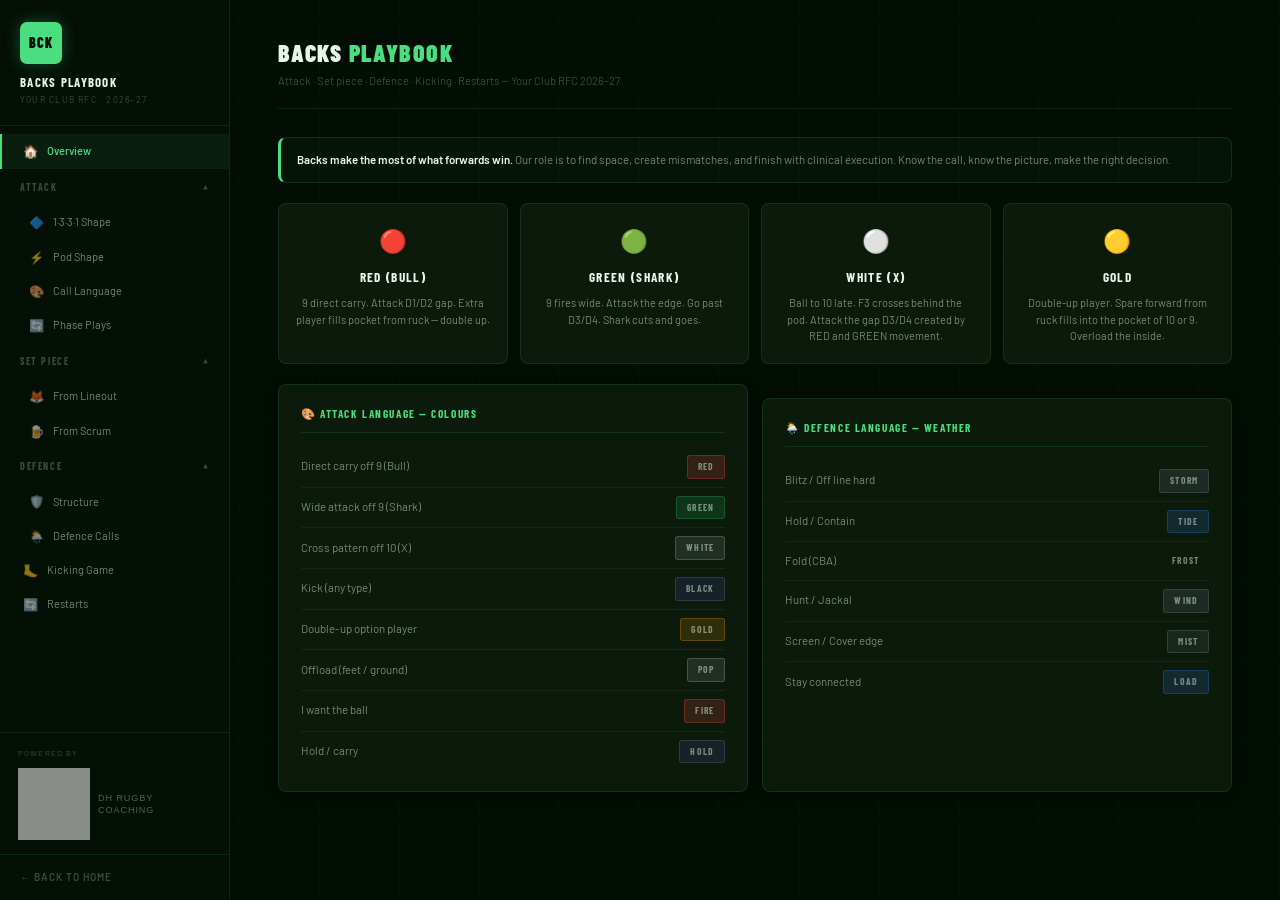
<file: backs.html>
<!DOCTYPE html>
<html lang="en">
<head>
<meta charset="UTF-8"/>
<meta name="viewport" content="width=device-width,initial-scale=1"/>
<title>YOUR CLUB RFC — Backs Playbook</title>
<link rel="stylesheet" href="style.css"/>
</head>
<body>
<div class="app">

  <button class="mob-menu" onclick="toggleSidebar()">☰</button>
  <div class="mob-overlay" id="overlay" onclick="toggleSidebar()"></div>

  <aside class="sidebar" id="sidebar">
    <div class="sidebar-brand">
      <div class="sidebar-badge">BCK</div>
      <div class="sidebar-name">Backs Playbook</div>
      <div class="sidebar-sub">Your Club RFC · 2026–27</div>
    </div>

    <nav class="sidebar-nav">

      <a class="nav-single active" onclick="show('home',this)"><span class="nav-icon">🏠</span>Overview</a>

      <div class="nav-group open">
        <div class="nav-group-header" onclick="toggleGroup(this)">Attack <span class="chevron">▼</span></div>
        <div class="nav-group-items">
          <a class="nav-item" onclick="show('attack-shape',this)"><span class="nav-icon">🔷</span>1·3·3·1 Shape</a>
          <a class="nav-item" onclick="show('attack-pods',this)"><span class="nav-icon">⚡</span>Pod Shape</a>
          <a class="nav-item" onclick="show('attack-calls',this)"><span class="nav-icon">🎨</span>Call Language</a>
          <a class="nav-item" onclick="show('attack-phase',this)"><span class="nav-icon">🔄</span>Phase Plays</a>
        </div>
      </div>

      <div class="nav-group">
        <div class="nav-group-header" onclick="toggleGroup(this)">Set Piece <span class="chevron">▼</span></div>
        <div class="nav-group-items">
          <a class="nav-item" onclick="show('sp-lineout',this)"><span class="nav-icon">🦊</span>From Lineout</a>
          <a class="nav-item" onclick="show('sp-scrum',this)"><span class="nav-icon">🍺</span>From Scrum</a>
        </div>
      </div>

      <div class="nav-group">
        <div class="nav-group-header" onclick="toggleGroup(this)">Defence <span class="chevron">▼</span></div>
        <div class="nav-group-items">
          <a class="nav-item" onclick="show('def-structure',this)"><span class="nav-icon">🛡️</span>Structure</a>
          <a class="nav-item" onclick="show('def-calls',this)"><span class="nav-icon">🌦️</span>Defence Calls</a>
        </div>
      </div>

      <a class="nav-single" onclick="show('kicking',this)"><span class="nav-icon">🦶</span>Kicking Game</a>
      <a class="nav-single" onclick="show('restarts-bck',this)"><span class="nav-icon">🔄</span>Restarts</a>

    </nav>

    <div style="padding:14px 18px;border-top:1px solid var(--border);">
      <div style="font-size:.58rem;letter-spacing:.14em;text-transform:uppercase;color:var(--dim);margin-bottom:8px;">Powered by</div>
      <a href="https://dholbyrugbycoach.github.io" target="_blank" style="display:flex;align-items:center;gap:8px;text-decoration:none;opacity:.7;transition:opacity .2s;" onmouseover="this.style.opacity=1" onmouseout="this.style.opacity=.7">
        <img src="[data-uri]" alt="HD Rugby Coaching" style="width:72px;height:auto;opacity:0.75;filter:brightness(0) invert(1);" />
        <div style="font-family:'Arial Narrow',sans-serif;font-size:.65rem;letter-spacing:.1em;text-transform:uppercase;color:var(--muted);line-height:1.4;">DH Rugby<br/>Coaching</div>
      </a>
    </div>
    <div class="sidebar-footer">
      <a class="back-link" href="index.html">← Back to Home</a>
    </div>
  </aside>

  <main class="main">

    <!-- ── HOME ────────────────────────────────────────────── -->
    <div class="section active" id="tab-home">
      <div class="sec-hd">
        <h2>Backs <em>Playbook</em></h2>
        <p>Attack · Set piece · Defence · Kicking · Restarts — Your Club RFC 2026–27</p>
      </div>
      <div class="alert"><strong>Backs make the most of what forwards win.</strong> Our role is to find space, create mismatches, and finish with clinical execution. Know the call, know the picture, make the right decision.</div>
      <div class="g4" style="margin-bottom:20px;">
        <div class="prin-card"><div class="prin-icon">🔴</div><div class="prin-title">Red (Bull)</div><div class="prin-body">9 direct carry. Attack D1/D2 gap. Extra player fills pocket from ruck — double up.</div></div>
        <div class="prin-card"><div class="prin-icon">🟢</div><div class="prin-title">Green (Shark)</div><div class="prin-body">9 fires wide. Attack the edge. Go past D3/D4. Shark cuts and goes.</div></div>
        <div class="prin-card"><div class="prin-icon">⚪</div><div class="prin-title">White (X)</div><div class="prin-body">Ball to 10 late. F3 crosses behind the pod. Attack the gap D3/D4 created by RED and GREEN movement.</div></div>
        <div class="prin-card"><div class="prin-icon">🟡</div><div class="prin-title">Gold</div><div class="prin-body">Double-up player. Spare forward from ruck fills into the pocket of 10 or 9. Overload the inside.</div></div>
      </div>
      <div class="g2">
        <div class="card">
          <div class="card-title">🎨 Attack Language — Colours</div>
          <div class="call-grid">
            <div class="call-row"><span>Direct carry off 9 (Bull)</span><span class="badge badge-red">RED</span></div>
            <div class="call-row"><span>Wide attack off 9 (Shark)</span><span class="badge badge-green">GREEN</span></div>
            <div class="call-row"><span>Cross pattern off 10 (X)</span><span class="badge badge-white">WHITE</span></div>
            <div class="call-row"><span>Kick (any type)</span><span class="badge badge-black">BLACK</span></div>
            <div class="call-row"><span>Double-up option player</span><span class="badge badge-gold">GOLD</span></div>
            <div class="call-row"><span>Offload (feet / ground)</span><span class="badge badge-white">POP</span></div>
            <div class="call-row"><span>I want the ball</span><span class="badge badge-red">FIRE</span></div>
            <div class="call-row"><span>Hold / carry</span><span class="badge badge-black">HOLD</span></div>
          </div>
        </div>
        <div class="card">
          <div class="card-title">🌦️ Defence Language — Weather</div>
          <div class="call-grid">
            <div class="call-row"><span>Blitz / Off line hard</span><span class="badge badge-storm">STORM</span></div>
            <div class="call-row"><span>Hold / Contain</span><span class="badge badge-tide">TIDE</span></div>
            <div class="call-row"><span>Fold (CBA)</span><span class="badge badge-frost">FROST</span></div>
            <div class="call-row"><span>Hunt / Jackal</span><span class="badge badge-wind">WIND</span></div>
            <div class="call-row"><span>Screen / Cover edge</span><span class="badge badge-mist">MIST</span></div>
            <div class="call-row"><span>Stay connected</span><span class="badge badge-tide">LOAD</span></div>
          </div>
        </div>
      </div>
    </div>

    <!-- ── ATTACK SHAPE ────────────────────────────────────── -->
    <div class="section" id="tab-attack-shape">
      <div class="sec-hd">
        <h2>1·3·3·1 <em>Shape</em></h2>
        <p>Organisation · Clarity · Mismatches · Ball Always Moving</p>
      </div>
      <div class="alert"><strong>Win the gain line and pass the ball to attack their weakness.</strong> Shape gives us options. Keep the defence on the back foot — don't let them recover. Always look up — make a quick decision.</div>
      <div class="card" style="margin-bottom:20px;">
        <div class="card-title">🔷 1·3·3·1 Field Shape</div>
        <svg viewBox="0 0 640 240" xmlns="http://www.w3.org/2000/svg" style="width:100%;display:block;border-radius:6px;">
          <rect width="640" height="240" rx="6" fill="#091508"/>
          <rect x="20" y="10" width="600" height="220" fill="none" stroke="rgba(255,255,255,0.08)" stroke-width="1"/>
          <line x1="20" y1="120" x2="620" y2="120" stroke="rgba(255,255,255,0.18)" stroke-width="1.5"/>
          <line x1="183" y1="10" x2="183" y2="230" stroke="rgba(255,255,255,0.07)" stroke-width="1" stroke-dasharray="4 4"/>
          <line x1="457" y1="10" x2="457" y2="230" stroke="rgba(255,255,255,0.07)" stroke-width="1" stroke-dasharray="4 4"/>
          <!-- Big background numbers -->
          <text x="100" y="90" text-anchor="middle" font-family="Arial Narrow, Impact, sans-serif" font-size="60" fill="rgba(255,255,255,0.07)">1</text>
          <text x="252" y="90" text-anchor="middle" font-family="Arial Narrow, Impact, sans-serif" font-size="60" fill="rgba(255,255,255,0.07)">3</text>
          <text x="390" y="90" text-anchor="middle" font-family="Arial Narrow, Impact, sans-serif" font-size="60" fill="rgba(255,255,255,0.07)">3</text>
          <text x="550" y="90" text-anchor="middle" font-family="Arial Narrow, Impact, sans-serif" font-size="60" fill="rgba(255,255,255,0.07)">1</text>
          <!-- Players -->
          <circle cx="90" cy="112" r="14" fill="#ef4444" stroke="#f87171" stroke-width="2"/>
          <text x="90" y="117" text-anchor="middle" font-family="Arial Narrow, Impact, sans-serif" font-size="11" fill="white">9</text>
          <circle cx="46" cy="136" r="12" fill="#1d4ed8" stroke="#60a5fa" stroke-width="1.5"/>
          <text x="46" y="140" text-anchor="middle" font-family="Arial Narrow, Impact, sans-serif" font-size="11" fill="white">11</text>
          <circle cx="118" cy="136" r="12" fill="#7c3aed" stroke="#a78bfa" stroke-width="1.5"/>
          <text x="118" y="140" text-anchor="middle" font-family="Arial Narrow, Impact, sans-serif" font-size="11" fill="white">FWD</text>
          <circle cx="192" cy="130" r="12" fill="#7c3aed" stroke="#a78bfa" stroke-width="1.5"/>
          <text x="192" y="134" text-anchor="middle" font-family="Arial Narrow, Impact, sans-serif" font-size="11" fill="white">FWD</text>
          <circle cx="232" cy="120" r="12" fill="#059669" stroke="#34d399" stroke-width="1.5"/>
          <text x="232" y="124" text-anchor="middle" font-family="Arial Narrow, Impact, sans-serif" font-size="11" fill="white">FWD</text>
          <circle cx="262" cy="136" r="12" fill="#1d4ed8" stroke="#60a5fa" stroke-width="1.5"/>
          <text x="262" y="140" text-anchor="middle" font-family="Arial Narrow, Impact, sans-serif" font-size="11" fill="white">FWD</text>
          <circle cx="320" cy="178" r="12" fill="#ef4444" stroke="#f87171" stroke-width="1.5"/>
          <text x="320" y="182" text-anchor="middle" font-family="Arial Narrow, Impact, sans-serif" font-size="11" fill="white">10</text>
          <circle cx="352" cy="152" r="12" fill="#1d4ed8" stroke="#60a5fa" stroke-width="1.5"/>
          <text x="352" y="156" text-anchor="middle" font-family="Arial Narrow, Impact, sans-serif" font-size="11" fill="white">12</text>
          <circle cx="394" cy="164" r="12" fill="#059669" stroke="#34d399" stroke-width="1.5"/>
          <text x="394" y="168" text-anchor="middle" font-family="Arial Narrow, Impact, sans-serif" font-size="11" fill="white">FWD</text>
          <circle cx="425" cy="150" r="12" fill="#7c3aed" stroke="#a78bfa" stroke-width="1.5"/>
          <text x="425" y="154" text-anchor="middle" font-family="Arial Narrow, Impact, sans-serif" font-size="11" fill="white">FWD</text>
          <circle cx="456" cy="164" r="12" fill="#059669" stroke="#34d399" stroke-width="1.5"/>
          <text x="456" y="168" text-anchor="middle" font-family="Arial Narrow, Impact, sans-serif" font-size="11" fill="white">FWD</text>
          <circle cx="462" cy="196" r="12" fill="#1d4ed8" stroke="#60a5fa" stroke-width="1.5"/>
          <text x="462" y="200" text-anchor="middle" font-family="Arial Narrow, Impact, sans-serif" font-size="11" fill="white">13</text>
          <circle cx="524" cy="208" r="12" fill="#059669" stroke="#34d399" stroke-width="1.5"/>
          <text x="524" y="212" text-anchor="middle" font-family="Arial Narrow, Impact, sans-serif" font-size="11" fill="white">FWD</text>
          <circle cx="580" cy="208" r="12" fill="#1d4ed8" stroke="#60a5fa" stroke-width="1.5"/>
          <text x="580" y="212" text-anchor="middle" font-family="Arial Narrow, Impact, sans-serif" font-size="11" fill="white">14</text>
          <circle cx="512" cy="182" r="12" fill="#1d4ed8" stroke="#60a5fa" stroke-width="1.5"/>
          <text x="512" y="186" text-anchor="middle" font-family="Arial Narrow, Impact, sans-serif" font-size="11" fill="white">15</text>
        </svg>
      </div>
      <div class="g3">
        <div class="card"><div class="card-title">🔴 RED — Bull</div><p style="font-size:.82rem;color:var(--muted);line-height:1.6;">Direct carry. 9 attacks D1/D2 gap. Extra forward from ruck fills the pocket of 10 or 9 (GOLD / double up). Gain line priority — every RED must win the gain line.</p></div>
        <div class="card"><div class="card-title">🟢 GREEN — Shark</div><p style="font-size:.82rem;color:var(--muted);line-height:1.6;">9 fires wide to the edge. Shark cuts past D3/D4. Happens simultaneously with RED — 9/10/12 always presenting both options. Force defence to choose which to cover.</p></div>
        <div class="card"><div class="card-title">⚪ WHITE — X</div><p style="font-size:.82rem;color:var(--muted);line-height:1.6;">Late ball to 10. F3 crosses behind the pod — attack the gap created by RED and GREEN movement drawing defenders. Spare forwards fill into the 10 and 9 pockets.</p></div>
      </div>
    </div>

    <!-- ── ATTACK POD SHAPE ────────────────────────────────── -->
    <div class="section" id="tab-attack-pods">
      <div class="sec-hd">
        <h2>Pod <em>Shape</em></h2>
        <p>BLUE ball · WHITE ball · GOLD option · Non-negotiable alignment</p>
      </div>
      <div class="g2">
        <div class="card">
          <div class="card-title">🔴 RED / GREEN — Off 9 (Bull &amp; Shark)</div>
          <p style="font-size:.82rem;color:var(--muted);line-height:1.6;margin-bottom:14px;">9 presents RED and GREEN simultaneously. F1 (RED) attacks D1/D2. F2 (GREEN) cuts wide past D3/D4. 9/10/12 must always be in motion together — giving the defence a problem before the ball is even played.</p>
          <div style="display:flex;flex-direction:column;gap:8px;margin-bottom:14px;">
            <div style="background:var(--mid);border-radius:6px;padding:10px 12px;font-size:.8rem;color:var(--muted);"><strong style="color:#ef4444;">RED (Bull)</strong> — F1 direct carry. Set on outside shoulder D1. Attack the D1/D2 gap hard. Win the gain line.</div>
            <div style="background:var(--mid);border-radius:6px;padding:10px 12px;font-size:.8rem;color:var(--muted);"><strong style="color:#22c55e;">GREEN (Shark)</strong> — F2 cuts wide simultaneously. Forces defence to choose. Goes when 9 fires wide.</div>
            <div style="background:var(--mid);border-radius:6px;padding:10px 12px;font-size:.8rem;color:var(--muted);"><strong style="color:var(--gold);">GOLD</strong> — Spare forward from ruck fills the pocket of 10 or 9. Creates a double-up. Used when inside defenders vacate.</div>
          </div>
          <div style="padding:10px 12px;background:rgba(239,68,68,0.08);border:1px solid rgba(239,68,68,0.2);border-radius:6px;font-size:.76rem;color:var(--muted);">
            <strong style="color:#f87171;">Linkage:</strong> 9/10/12 on a string — always presenting RED and GREEN simultaneously. The shape forces the read.
          </div>
        </div>
        <div class="card">
          <div class="card-title">⚪ WHITE — Off 10 (X Pattern)</div>
          <p style="font-size:.82rem;color:var(--muted);line-height:1.6;margin-bottom:14px;">Late ball to 10. F3 crosses behind the pod — attacks the gap created by RED and GREEN movement drawing defenders inside. Spare forwards fill into the 10 and 9 pockets (GOLD).</p>
          <div style="display:flex;flex-direction:column;gap:8px;margin-bottom:14px;">
            <div style="background:var(--mid);border-radius:6px;padding:10px 12px;font-size:.8rem;color:var(--muted);"><strong style="color:var(--white)">F3 crosses</strong> — runs an X pattern behind the RED pod. Receives from 10 and attacks the gap between D3 and D4.</div>
            <div style="background:var(--mid);border-radius:6px;padding:10px 12px;font-size:.8rem;color:var(--muted);"><strong style="color:var(--white)">Spare forwards fill</strong> — one fills the 10 pocket, one fills the 9 pocket. Overloads the inside channel as F3 attacks wide.</div>
            <div style="background:var(--mid);border-radius:6px;padding:10px 12px;font-size:.8rem;color:var(--muted);"><strong style="color:var(--gold);">GOLD</strong> — Double-up player. Call FIRE to receive. Exploit the space created when inside defenders commit to RED/GREEN.</div>
          </div>
          <div class="card-title" style="margin-top:16px;">🔄 Reloading — 15 on Feet</div>
          <p style="font-size:.82rem;color:var(--muted);line-height:1.65;">Players get hard on effort — to feet, moving quickly to where they can be most effective next. 15 must be on feet in attack shape at all times. Reloading sustains the attack.</p>
        </div>
      </div>
    </div>

    <!-- ── ATTACK CALLS ────────────────────────────────────── -->
    <div class="section" id="tab-attack-calls">
      <div class="sec-hd">
        <h2>Attack <em>Call Language</em></h2>
        <p>Colours theme · Max 1–2 syllables · Used on-ball and off-ball</p>
      </div>
      <div class="g2">
        <div class="card">
          <div class="card-title">🎨 Full Attack Glossary</div>
          <div class="call-grid">
            <div class="call-row"><span>Ball off 9</span><span class="badge badge-blue">BLUE</span></div>
            <div class="call-row"><span>Ball off 10</span><span class="badge badge-white">WHITE</span></div>
            <div class="call-row"><span>Carry — go forward</span><span class="badge badge-red">RED</span></div>
            <div class="call-row"><span>Backs ball / Go wide</span><span class="badge badge-green">GREEN</span></div>
            <div class="call-row"><span>Kick (any type)</span><span class="badge badge-black">BLACK</span></div>
            <div class="call-row"><span>Queen / Attached player option</span><span class="badge badge-gold">GOLD</span></div>
            <div class="call-row"><span>Offload (feet / ground)</span><span class="badge badge-white">POP</span></div>
            <div class="call-row"><span>Short pass outside shoulder</span><span class="badge badge-blue">FLICK</span></div>
            <div class="call-row"><span>I want the ball</span><span class="badge badge-red">FIRE</span></div>
            <div class="call-row"><span>Hold / Carry (do not pass)</span><span class="badge badge-black">HOLD</span></div>
            <div class="call-row"><span>1st arrival at breakdown</span><span class="badge badge-red">SPIKE</span></div>
            <div class="call-row"><span>2nd arrival at breakdown</span><span class="badge badge-blue">LOCK</span></div>
          </div>
        </div>
        <div class="card">
          <div class="card-title">📣 Small Talk — On-Field Communication</div>
          <div style="display:flex;flex-wrap:wrap;gap:8px;margin-bottom:16px;">
            <span class="badge badge-blue">SHORT</span>
            <span class="badge badge-white">DEEP</span>
            <span class="badge badge-red">HOLD</span>
            <span class="badge badge-red">RED</span>
            <span class="badge badge-gold">GOLD</span>
            <span class="badge badge-green">GREEN</span>
            <span class="badge badge-black">BLACK</span>
            <span class="badge badge-red">FIRE</span>
            <span class="badge badge-blue">SPIKE</span>
            <span class="badge badge-blue">LOCK</span>
            <span class="badge badge-white">POP</span>
            <span class="badge badge-white">FLICK</span>
          </div>
          <div style="font-size:.8rem;color:var(--muted);line-height:1.75;padding:12px 14px;background:var(--mid);border-radius:8px;">
            Communication is a skill. The call before contact is more valuable than anything else. <strong style="color:var(--white)">Tell your teammates what you see</strong> — not just what you want.
          </div>
        </div>
      </div>
    </div>

    <!-- ── PHASE PLAYS ─────────────────────────────────────── -->
    <div class="section" id="tab-attack-phase">
      <div class="sec-hd">
        <h2>Phase <em>Plays</em></h2>
        <p>Decision-making by zone · Strike plays · Patience plays</p>
      </div>
      <div class="g2" style="margin-bottom:16px;">
        <div class="card">
          <div class="card-title">🟡 Gold Zone — Strike</div>
          <div class="step-list">
            <div class="step"><div class="step-num">1</div><div class="step-body"><strong>Win the gain line and attack their weakness.</strong> Keep the defence on the back foot — don't let them recover.</div></div>
            <div class="step"><div class="step-num">2</div><div class="step-body">Shape gives options — RED/GREEN/WHITE all live simultaneously. Make the right read, go immediately.</div></div>
            <div class="step"><div class="step-num">3</div><div class="step-body">First phase must win the gain line. If not won after 3 — BLACK. Set piece and first phase work as one here.</div></div>
          </div>
        </div>
        <div class="card">
          <div class="card-title">🟢 Green Zone — Build Phase</div>
          <div class="step-list">
            <div class="step"><div class="step-num">1</div><div class="step-body"><strong>WHITE ball first phase.</strong> Create width, find and play the best space. Multi-option attack — GOLD options.</div></div>
            <div class="step"><div class="step-num">2</div><div class="step-body">Strike first 3 phases — aim to score or line break. Go forward by identifying and playing to space.</div></div>
            <div class="step"><div class="step-num">3</div><div class="step-body">Only kick to score (BLACK). Focus entirely on ball retention and forward momentum.</div></div>
          </div>
        </div>
        <div class="card">
          <div class="card-title">🟡 Amber Zone — Territory First</div>
          <div class="step-list">
            <div class="step"><div class="step-num">1</div><div class="step-body">WHITE ball first phase. Apply pressure then relieve through territory if needed.</div></div>
            <div class="step"><div class="step-num">2</div><div class="step-body">Strike in first 3 phases. If no dominance after 3 — BLACK (kick) to exert pressure and retrieve.</div></div>
            <div class="step"><div class="step-num">3</div><div class="step-body">Run / BLACK / pass from set piece to find spaces. Apply pressure — retrieve.</div></div>
          </div>
        </div>
        <div class="card">
          <div class="card-title">🔴 Red Zone — Exit Fast</div>
          <div class="step-list">
            <div class="step"><div class="step-num">1</div><div class="step-body">Relieve pressure through territory or run into space immediately.</div></div>
            <div class="step"><div class="step-num">2</div><div class="step-body">Minimise time in own 22. Minimise rucks spent in own half. BLACK long and contest.</div></div>
            <div class="step"><div class="step-num">3</div><div class="step-body">If running — must go forward. No lateral plays. Get out of the danger zone.</div></div>
          </div>
        </div>
      </div>
    </div>

    <!-- ── SET PIECE FROM LINEOUT ──────────────────────────── -->
    <div class="section" id="tab-sp-lineout">
      <div class="sec-hd">
        <h2>Set Piece — <em>From Lineout</em></h2>
        <p>Back alignment · Receiving positions · Zone-based first phase options</p>
      </div>
      <div class="alert"><strong>9 positioning:</strong> In 7-man lineouts — 9 sweeps. In shorter lineouts — 9 may enter lineout as extra body. Align before the throw.</div>
      <div class="g2">
        <div class="card">
          <div class="card-title">📋 Backs Alignment</div>
          <div style="display:flex;flex-direction:column;gap:8px;">
            <div style="background:var(--mid);border-radius:6px;padding:10px 12px;font-size:.8rem;color:var(--muted);"><strong style="color:var(--white)">9:</strong> Receives from jumper or sweeps in 7-man. Sets tempo of delivery. No telegraphing.</div>
            <div style="background:var(--mid);border-radius:6px;padding:10px 12px;font-size:.8rem;color:var(--muted);"><strong style="color:var(--white)">10:</strong> Aligns based on zone of lineout win. Deeper for back ball — flatter for front ball. First decision maker.</div>
            <div style="background:var(--mid);border-radius:6px;padding:10px 12px;font-size:.8rem;color:var(--muted);"><strong style="color:var(--white)">12:</strong> Inside centre connection — links 9/10 to outside. GOLD option player when attached to pod.</div>
            <div style="background:var(--mid);border-radius:6px;padding:10px 12px;font-size:.8rem;color:var(--muted);"><strong style="color:var(--white)">13:</strong> Holds width, threats to the outside. Identifies if 11/14 have space before the ball arrives.</div>
            <div style="background:var(--mid);border-radius:6px;padding:10px 12px;font-size:.8rem;color:var(--muted);"><strong style="color:var(--white)">11/14:</strong> Edges of the shape. React to the picture. Always a threat — always scanning for space.</div>
            <div style="background:var(--mid);border-radius:6px;padding:10px 12px;font-size:.8rem;color:var(--muted);"><strong style="color:var(--white)">15:</strong> Floating depth. Comes into the line or holds as kicking option. Must be on feet and ready.</div>
          </div>
        </div>
        <div class="card">
          <div class="card-title">⚡ Zone-Based First Phase Options</div>
          <div style="display:flex;flex-direction:column;gap:10px;">
            <div style="background:var(--mid);border-radius:8px;padding:12px 14px;">
              <div style="font-family:'Arial Narrow','Impact','Haettenschweiler',sans-serif;font-size:.85rem;font-weight:700;color:var(--white);margin-bottom:4px;">FOX (Front ball)</div>
              <div style="font-size:.78rem;color:var(--muted);line-height:1.6;">Fast delivery. 9 attacks the line immediately. BLUE ball — pod on 9. Quick strike before defence sets.</div>
            </div>
            <div style="background:var(--mid);border-radius:8px;padding:12px 14px;">
              <div style="font-family:'Arial Narrow','Impact','Haettenschweiler',sans-serif;font-size:.85rem;font-weight:700;color:var(--white);margin-bottom:4px;">HAWK (Middle ball)</div>
              <div style="font-size:.78rem;color:var(--muted);line-height:1.6;">Best platform. Most options available. WHITE ball creates width. GOLD option most viable from middle ball.</div>
            </div>
            <div style="background:var(--mid);border-radius:8px;padding:12px 14px;">
              <div style="font-family:'Arial Narrow','Impact','Haettenschweiler',sans-serif;font-size:.85rem;font-weight:700;color:var(--white);margin-bottom:4px;">BEAR (Back ball)</div>
              <div style="font-size:.78rem;color:var(--muted);line-height:1.6;">GREEN — go wide fast. Full backs width available. 9 has time — use the space to the short side also.</div>
            </div>
            <div style="background:var(--mid);border-radius:8px;padding:12px 14px;">
              <div style="font-family:'Arial Narrow','Impact','Haettenschweiler',sans-serif;font-size:.85rem;font-weight:700;color:var(--white);margin-bottom:4px;">DRIVE delivery</div>
              <div style="font-size:.78rem;color:var(--muted);line-height:1.6;">Backs hold width and stay wide while forwards build the maul. 9 is last man out. 10 controls timing of exit.</div>
            </div>
          </div>
        </div>
      </div>
    </div>

    <!-- ── SET PIECE FROM SCRUM ────────────────────────────── -->
    <div class="section" id="tab-sp-scrum">
      <div class="sec-hd">
        <h2>Set Piece — <em>From Scrum</em></h2>
        <p>Drinks calls · Back alignment · First phase options by zone</p>
      </div>
      <div class="g2">
        <div class="card">
          <div class="card-title">🍺 Scrum Calls — Back Reads</div>
          <div class="call-grid">
            <div class="call-row"><span>LAGER — 9 pass (channel 2)</span><span class="badge badge-drink">Backs set wide, WHITE available</span></div>
            <div class="call-row"><span>STOUT — 8 pick (channel 1)</span><span class="badge badge-drink">9 supports 8 immediately</span></div>
            <div class="call-row"><span>AMBER — Drive then exit</span><span class="badge badge-drink">10 calls the backs exit line</span></div>
            <div class="call-row"><span>PALE — 9 side attack</span><span class="badge badge-drink">Short side play, backs cover</span></div>
            <div class="call-row"><span>DRAFT — 8 side attack</span><span class="badge badge-drink">Space on blindside, backs push up</span></div>
          </div>
        </div>
        <div class="card">
          <div class="card-title">📋 Backs Scrum Alignment Rules</div>
          <div class="step-list">
            <div class="step"><div class="step-num">1</div><div class="step-body"><strong>10 reads the call first.</strong> Alignment depth and width set based on delivery type. Deeper = more time. Flatter = more pressure.</div></div>
            <div class="step"><div class="step-num">2</div><div class="step-body"><strong>LAGER:</strong> 10 can take the ball early. Wide backs available. GOLD option very viable — defence often flat.</div></div>
            <div class="step"><div class="step-num">3</div><div class="step-body"><strong>AMBER:</strong> 10 holds until ball exits forward drive. Identifies whether to attack short or go wide when ball arrives.</div></div>
            <div class="step"><div class="step-num">4</div><div class="step-body"><strong>All backs:</strong> Stay on-side, stay connected, stay scanning. The scrum is our reset — use the time to read the defence shape.</div></div>
          </div>
        </div>
      </div>
    </div>

    <!-- ── DEFENCE STRUCTURE ───────────────────────────────── -->
    <div class="section" id="tab-def-structure">
      <div class="sec-hd">
        <h2>Defence <em>Structure</em></h2>
        <p>Line · Blitz · Fold · Connection — backs responsibilities</p>
      </div>
      <div class="g2" style="margin-bottom:16px;">
        <div class="card">
          <div class="card-title">⚡ STORM — Blitz (Smash)</div>
          <div class="step-list">
            <div class="step"><div class="step-num">1</div><div class="step-body"><strong>Fast line speed, led by the outside men.</strong> Called when there is an obvious numbers advantage or slow ruck ball.</div></div>
            <div class="step"><div class="step-num">2</div><div class="step-body"><strong>See T5 players or 10 can only play short</strong> — call STORM. Led from outside in. Create 4 vs 2 at the breakdown.</div></div>
            <div class="step"><div class="step-num">3</div><div class="step-body"><strong>WIND after turnover.</strong> Physical and mental change of speed — attack in first 20 seconds. Don't let them recover.</div></div>
          </div>
        </div>
        <div class="card">
          <div class="card-title">🌊 TIDE — Default (Hot)</div>
          <div class="step-list">
            <div class="step"><div class="step-num">1</div><div class="step-body"><strong>Default system every phase.</strong> First 3 steps are hard off the line. Urgency with control.</div></div>
            <div class="step"><div class="step-num">2</div><div class="step-body"><strong>Line speed variations</strong> — quick, slow, quick. Off the line hard, slow to assess, then hard again on 2nd pass.</div></div>
            <div class="step"><div class="step-num">3</div><div class="step-body"><strong>Gachi defence on the inside.</strong> Creates contested, slow ball — reload. 9 behind Defender 2 in the ruck structure.</div></div>
          </div>
        </div>
      </div>
      <div class="card">
        <div class="card-title">❄️ FROST — CBA Fold System</div>
        <div class="g3">
          <div style="background:var(--mid);border-radius:8px;padding:14px;text-align:center;">
            <div style="font-family:'Arial Narrow','Impact','Haettenschweiler',sans-serif;font-size:1.4rem;font-weight:900;color:var(--green);margin-bottom:6px;">C</div>
            <div style="font-family:'Arial Narrow','Impact','Haettenschweiler',sans-serif;font-size:.9rem;font-weight:700;color:var(--white);margin-bottom:4px;">1st to Arrive</div>
            <div style="font-size:.78rem;color:var(--muted);line-height:1.55;">Pushes wide. Checks A but immediately takes C position. Focus: 1st threat wide.</div>
          </div>
          <div style="background:var(--mid);border-radius:8px;padding:14px;text-align:center;">
            <div style="font-family:'Arial Narrow','Impact','Haettenschweiler',sans-serif;font-size:1.4rem;font-weight:900;color:var(--white);margin-bottom:6px;">B</div>
            <div style="font-family:'Arial Narrow','Impact','Haettenschweiler',sans-serif;font-size:.9rem;font-weight:700;color:var(--white);margin-bottom:4px;">2nd to Arrive</div>
            <div style="font-size:.78rem;color:var(--muted);line-height:1.55;">Fills mid-channel B position. Focus: 9 / 1st receiver.</div>
          </div>
          <div style="background:var(--mid);border-radius:8px;padding:14px;text-align:center;">
            <div style="font-family:'Arial Narrow','Impact','Haettenschweiler',sans-serif;font-size:1.4rem;font-weight:900;color:var(--white);margin-bottom:6px;">A</div>
            <div style="font-family:'Arial Narrow','Impact','Haettenschweiler',sans-serif;font-size:.9rem;font-weight:700;color:var(--white);margin-bottom:4px;">3rd to Arrive</div>
            <div style="font-size:.78rem;color:var(--muted);line-height:1.55;">Fills closest to ruck — A position. Focus: 9 / ball carrier.</div>
          </div>
        </div>
        <div style="margin-top:12px;font-size:.78rem;color:var(--muted);padding:10px 12px;background:rgba(74,222,128,0.05);border:1px solid var(--border);border-radius:6px;">
          Set square — C leads line speed when ball is played. C out to face up. All players set square before stepping off the line.
        </div>
      </div>
    </div>

    <!-- ── DEFENCE CALLS ───────────────────────────────────── -->
    <div class="section" id="tab-def-calls">
      <div class="sec-hd">
        <h2>Defence <em>Calls</em></h2>
        <p>Weather theme · Called continuously · Before, during and after contact</p>
      </div>
      <div class="g2">
        <div class="card">
          <div class="card-title">🌦️ Full Defence Glossary</div>
          <div class="call-grid">
            <div class="call-row"><span>Blitz — off line hard</span><span class="badge badge-storm">STORM</span></div>
            <div class="call-row"><span>Hold / Contain</span><span class="badge badge-tide">TIDE</span></div>
            <div class="call-row"><span>Fold (action to fold)</span><span class="badge badge-frost">FROST</span></div>
            <div class="call-row"><span>Hunt / Jackal on</span><span class="badge badge-wind">WIND</span></div>
            <div class="call-row"><span>Screen / Cover edge</span><span class="badge badge-mist">MIST</span></div>
            <div class="call-row"><span>Stay connected, ready</span><span class="badge badge-tide">LOAD</span></div>
            <div class="call-row"><span>Apply pressure / get up</span><span class="badge badge-storm">CHASE</span></div>
            <div class="call-row"><span>Land on ball carrier</span><span class="badge badge-wind">LAND</span></div>
          </div>
        </div>
        <div class="card">
          <div class="card-title">📣 Small Talk — Defence</div>
          <div style="display:flex;flex-wrap:wrap;gap:8px;margin-bottom:16px;">
            <span class="badge badge-storm">STORM</span>
            <span class="badge badge-tide">LOAD</span>
            <span class="badge badge-storm">CHASE</span>
            <span class="badge badge-frost">FROST</span>
            <span class="badge badge-tide">CONNECT</span>
            <span class="badge badge-wind">WIND</span>
            <span class="badge badge-mist">MIST</span>
            <span class="badge badge-wind">LAND</span>
          </div>
          <div style="font-size:.8rem;color:var(--muted);line-height:1.8;padding:12px 14px;background:var(--mid);border-radius:8px;">
            Defence is won through communication. Every player must be talking constantly — <strong style="color:var(--white)">before</strong> the ball arrives, <strong style="color:var(--white)">during</strong> the contact, and <strong style="color:var(--white)">after</strong> the tackle. Silent defenders give the attack free information.
          </div>
        </div>
      </div>
    </div>

    <!-- ── KICKING GAME ─────────────────────────────────────── -->
    <div class="section" id="tab-kicking">
      <div class="sec-hd">
        <h2>Kicking <em>Game</em></h2>
        <p>BLACK call · Zone-based decisions · Types · Contest</p>
      </div>
      <div class="alert"><strong>BLACK</strong> = any kick. The type of kick is the 10's decision, informed by the zone and the picture in front of them.</div>
      <div class="g2" style="margin-bottom:16px;">
        <div class="card">
          <div class="card-title">⚫ BLACK — Kick Types</div>
          <div style="display:flex;flex-direction:column;gap:8px;">
            <div style="background:var(--mid);border-radius:6px;padding:10px 12px;font-size:.8rem;color:var(--muted);"><strong style="color:var(--white)">Box Kick</strong> — High, contestable. Used in amber zone to retrieve. Chasers must be in position early.</div>
            <div style="background:var(--mid);border-radius:6px;padding:10px 12px;font-size:.8rem;color:var(--muted);"><strong style="color:var(--white)">Cross-kick</strong> — Into a wide open winger. Gold zone only. Must be accurate.</div>
            <div style="background:var(--mid);border-radius:6px;padding:10px 12px;font-size:.8rem;color:var(--muted);"><strong style="color:var(--white)">Grubber</strong> — Low kick into space behind the line. Short to medium range in gold zone.</div>
            <div style="background:var(--mid);border-radius:6px;padding:10px 12px;font-size:.8rem;color:var(--muted);"><strong style="color:var(--white)">Chip / Chip & Chase</strong> — Over the first defender into space. Requires speed of thought and immediate chase.</div>
            <div style="background:var(--mid);border-radius:6px;padding:10px 12px;font-size:.8rem;color:var(--muted);"><strong style="color:var(--white)">Long Kick</strong> — Territorial exit. Red zone. Kick long, contest the lineout. Don't kick out on the full.</div>
          </div>
        </div>
        <div class="card">
          <div class="card-title">🎯 Kick Contest Responsibilities</div>
          <div class="step-list">
            <div class="step"><div class="step-num">1</div><div class="step-body"><strong>Chasers must be in position before the kick.</strong> 10 checks chase is set before kicking. No kick without pressure.</div></div>
            <div class="step"><div class="step-num">2</div><div class="step-body"><strong>15 reads the opposition kick.</strong> First decision — catch and attack or kick return? Call it early so everyone can react.</div></div>
            <div class="step"><div class="step-num">3</div><div class="step-body"><strong>Do not kick without pressure on the catcher.</strong> They will counter attack and punish loose kicks from deep.</div></div>
            <div class="step"><div class="step-num">4</div><div class="step-body"><strong>Contest every exit.</strong> Speed of chase makes their kicker rush. Force errors. Every kick is an opportunity.</div></div>
          </div>
        </div>
      </div>
    </div>

    <!-- ── RESTARTS BCK ──────────────────────────────────────── -->
    <div class="section" id="tab-restarts-bck">
      <div class="sec-hd">
        <h2>Restarts — <em>Back Roles</em></h2>
        <p>Kick-off attack · Reception positioning · Backing the catcher</p>
      </div>
      <div class="g2">
        <div class="card">
          <div class="card-title">⚡ Kick-Off Attack — Backs</div>
          <div class="step-list">
            <div class="step"><div class="step-num">1</div><div class="step-body"><strong>9, 10, 12 — shape behind kick.</strong> Be ready to receive the ball immediately if opposition fumble or kick returns short.</div></div>
            <div class="step"><div class="step-num">2</div><div class="step-body"><strong>11 and 14 — chase hard.</strong> Primary chasers on a contestable kick. Chase the channels.</div></div>
            <div class="step"><div class="step-num">3</div><div class="step-body"><strong>13 and 15 — hold depth.</strong> Cover any kicked return. Read the catcher's decision and support immediately.</div></div>
          </div>
        </div>
        <div class="card">
          <div class="card-title">🛡️ Kick-Off Reception — Backs</div>
          <div class="step-list">
            <div class="step"><div class="step-num">1</div><div class="step-body"><strong>15 primary catcher.</strong> Calls early — catch and attack, or kick return? Communicates to 9 and 10 immediately.</div></div>
            <div class="step"><div class="step-num">2</div><div class="step-body"><strong>Backs support line.</strong> All backs must be on a check line — not a straight line to 15. Able to receive or support breakdown.</div></div>
            <div class="step"><div class="step-num">3</div><div class="step-body"><strong>10 calls the first phase.</strong> As soon as 15 catches, 10 calls BLUE/WHITE/GREEN. The shape reacts immediately.</div></div>
          </div>
        </div>
      </div>
    </div>

  </main>
</div>

<script>
function show(id, el) {
  document.querySelectorAll('.section').forEach(s => s.classList.remove('active'));
  document.querySelectorAll('.nav-item, .nav-single').forEach(n => n.classList.remove('active'));
  var sec = document.getElementById('tab-' + id);
  if (sec) sec.classList.add('active');
  if (el) el.classList.add('active');
  if (window.innerWidth <= 768) toggleSidebar();
}
function toggleGroup(hdr) { hdr.parentElement.classList.toggle('open'); }
function toggleSidebar() {
  document.getElementById('sidebar').classList.toggle('open');
  document.getElementById('overlay').classList.toggle('open');
}
document.querySelectorAll('.nav-group').forEach(g => g.classList.add('open'));
</script>
</body>
</html>
</file>
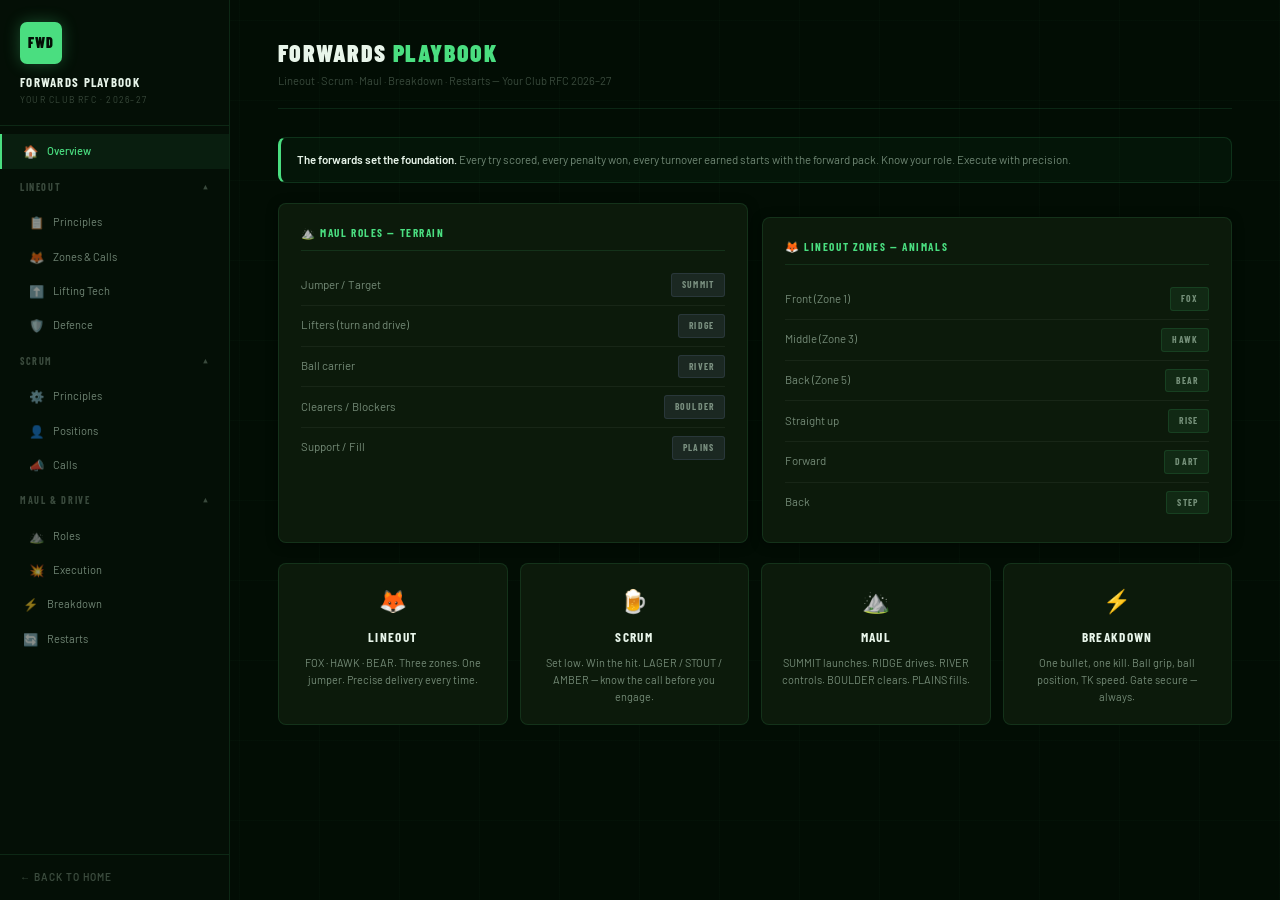
<file: forwards (2).html>
<!DOCTYPE html>
<html lang="en">
<head>
<meta charset="UTF-8"/>
<meta name="viewport" content="width=device-width,initial-scale=1"/>
<title>YOUR CLUB RFC — Forwards Playbook</title>
<link rel="stylesheet" href="style.css"/>
</head>
<body>
<div class="app">

  <button class="mob-menu" onclick="toggleSidebar()">☰</button>
  <div class="mob-overlay" id="overlay" onclick="toggleSidebar()"></div>

  <aside class="sidebar" id="sidebar">
    <div class="sidebar-brand">
      <div class="sidebar-badge">FWD</div>
      <div class="sidebar-name">Forwards Playbook</div>
      <div class="sidebar-sub">Your Club RFC · 2026–27</div>
    </div>

    <nav class="sidebar-nav">

      <a class="nav-single active" onclick="show('home',this)"><span class="nav-icon">🏠</span>Overview</a>

      <div class="nav-group open">
        <div class="nav-group-header" onclick="toggleGroup(this)">Lineout <span class="chevron">▼</span></div>
        <div class="nav-group-items">
          <a class="nav-item" onclick="show('lo-principles',this)"><span class="nav-icon">📋</span>Principles</a>
          <a class="nav-item" onclick="show('lo-zones',this)"><span class="nav-icon">🦊</span>Zones &amp; Calls</a>
          <a class="nav-item" onclick="show('lo-lifting',this)"><span class="nav-icon">⬆️</span>Lifting Tech</a>
          <a class="nav-item" onclick="show('lo-defence',this)"><span class="nav-icon">🛡️</span>Defence</a>
        </div>
      </div>

      <div class="nav-group">
        <div class="nav-group-header" onclick="toggleGroup(this)">Scrum <span class="chevron">▼</span></div>
        <div class="nav-group-items">
          <a class="nav-item" onclick="show('scrum-principles',this)"><span class="nav-icon">⚙️</span>Principles</a>
          <a class="nav-item" onclick="show('scrum-positions',this)"><span class="nav-icon">👤</span>Positions</a>
          <a class="nav-item" onclick="show('scrum-calls',this)"><span class="nav-icon">📣</span>Calls</a>
        </div>
      </div>

      <div class="nav-group">
        <div class="nav-group-header" onclick="toggleGroup(this)">Maul &amp; Drive <span class="chevron">▼</span></div>
        <div class="nav-group-items">
          <a class="nav-item" onclick="show('maul-roles',this)"><span class="nav-icon">⛰️</span>Roles</a>
          <a class="nav-item" onclick="show('maul-execution',this)"><span class="nav-icon">💥</span>Execution</a>
        </div>
      </div>

      <a class="nav-single" onclick="show('breakdown',this)"><span class="nav-icon">⚡</span>Breakdown</a>
      <a class="nav-single" onclick="show('restarts-fwd',this)"><span class="nav-icon">🔄</span>Restarts</a>

    </nav>

    <div class="sidebar-footer">
      <a class="back-link" href="index.html">← Back to Home</a>
    </div>
  </aside>

  <main class="main">

    <!-- ── HOME ────────────────────────────────────────────── -->
    <div class="section active" id="tab-home">
      <div class="sec-hd">
        <h2>Forwards <em>Playbook</em></h2>
        <p>Lineout · Scrum · Maul · Breakdown · Restarts — Your Club RFC 2026–27</p>
      </div>

      <div class="alert"><strong>The forwards set the foundation.</strong> Every try scored, every penalty won, every turnover earned starts with the forward pack. Know your role. Execute with precision.</div>

      <div class="g2" style="margin-bottom:20px;">
        <div class="card">
          <div class="card-title">⛰️ Maul Roles — Terrain</div>
          <div class="call-grid">
            <div class="call-row"><span>Jumper / Target</span><span class="badge badge-terrain">SUMMIT</span></div>
            <div class="call-row"><span>Lifters (turn and drive)</span><span class="badge badge-terrain">RIDGE</span></div>
            <div class="call-row"><span>Ball carrier</span><span class="badge badge-terrain">RIVER</span></div>
            <div class="call-row"><span>Clearers / Blockers</span><span class="badge badge-terrain">BOULDER</span></div>
            <div class="call-row"><span>Support / Fill</span><span class="badge badge-terrain">PLAINS</span></div>
          </div>
        </div>
        <div class="card">
          <div class="card-title">🦊 Lineout Zones — Animals</div>
          <div class="call-grid">
            <div class="call-row"><span>Front (Zone 1)</span><span class="badge badge-animal">FOX</span></div>
            <div class="call-row"><span>Middle (Zone 3)</span><span class="badge badge-animal">HAWK</span></div>
            <div class="call-row"><span>Back (Zone 5)</span><span class="badge badge-animal">BEAR</span></div>
            <div class="call-row"><span>Straight up</span><span class="badge badge-animal">RISE</span></div>
            <div class="call-row"><span>Forward</span><span class="badge badge-animal">DART</span></div>
            <div class="call-row"><span>Back</span><span class="badge badge-animal">STEP</span></div>
          </div>
        </div>
      </div>

      <div class="g4">
        <div class="prin-card"><div class="prin-icon">🦊</div><div class="prin-title">Lineout</div><div class="prin-body">FOX · HAWK · BEAR. Three zones. One jumper. Precise delivery every time.</div></div>
        <div class="prin-card"><div class="prin-icon">🍺</div><div class="prin-title">Scrum</div><div class="prin-body">Set low. Win the hit. LAGER / STOUT / AMBER — know the call before you engage.</div></div>
        <div class="prin-card"><div class="prin-icon">⛰️</div><div class="prin-title">Maul</div><div class="prin-body">SUMMIT launches. RIDGE drives. RIVER controls. BOULDER clears. PLAINS fills.</div></div>
        <div class="prin-card"><div class="prin-icon">⚡</div><div class="prin-title">Breakdown</div><div class="prin-body">One bullet, one kill. Ball grip, ball position, TK speed. Gate secure — always.</div></div>
      </div>
    </div>

    <!-- ── LINEOUT PRINCIPLES ──────────────────────────────── -->
    <div class="section" id="tab-lo-principles">
      <div class="sec-hd">
        <h2>Lineout <em>Principles</em></h2>
        <p>10 core rules — always operate faster than the opposition</p>
      </div>
      <div class="alert"><strong>Core Standard:</strong> Always operate with tempo — always quicker than the opposition. Fast to the lineout, fast jumps and lifts, fast delivery, fast to the next phase.</div>
      <div class="card">
        <div class="card-title">📋 10 Laws of Our Lineout</div>
        <div class="step-list">
          <div class="step"><div class="step-num">1</div><div class="step-body"><strong>Always operate with tempo.</strong> Faster than the opposition every single time. Fast to set, fast to jump, fast to deliver, fast to next phase.</div></div>
          <div class="step"><div class="step-num">2</div><div class="step-body"><strong>Set a big gap and maintain it.</strong> Manage this ourselves — never rely on the referee. Jump and lift straight down our line.</div></div>
          <div class="step"><div class="step-num">3</div><div class="step-body"><strong>Clear, loud calls every time.</strong> Assess the fast option first at every lineout. Always offer an option to the hooker at the front.</div></div>
          <div class="step"><div class="step-num">4</div><div class="step-body"><strong>Pre-call on the way.</strong> Know your role before you arrive. Hooker gets to the lineout first. Bookends set the gap, rest bring the tempo.</div></div>
          <div class="step"><div class="step-num">5</div><div class="step-body"><strong>Everybody works off the ball.</strong> Dummy and move to distract the opposition even when the ball is not coming to you. Sell it.</div></div>
          <div class="step"><div class="step-num">6</div><div class="step-body"><strong>Finish every lift.</strong> Put the jumper out of the line, away from the defence. The lift ends when the ball is delivered clean.</div></div>
          <div class="step"><div class="step-num">7</div><div class="step-body"><strong>Precise delivery every time.</strong> Damaging deliveries stop opposition competing in the air. Every player protects 9 on a pass delivery.</div></div>
          <div class="step"><div class="step-num">8</div><div class="step-body"><strong>Group for drive, spread for tempo.</strong> Formation changes the picture. Read the call and adjust position before the throw.</div></div>
          <div class="step"><div class="step-num">9</div><div class="step-body"><strong>Gold standard — I Frame.</strong> Square body, strong frame in the air. Legs together, arms locked, present a clean target at the top.</div></div>
          <div class="step"><div class="step-num">10</div><div class="step-body"><strong>Last man is the caller.</strong> Caller controls the tempo of the whole lineout. Clear communication wins the lineout before the throw leaves the hand.</div></div>
        </div>
      </div>
    </div>

    <!-- ── LINEOUT ZONES & CALLS ───────────────────────────── -->
    <div class="section" id="tab-lo-zones">
      <div class="sec-hd">
        <h2>Lineout Zones <em>&amp; Calls</em></h2>
        <p>Animal call system · Three zones · Three movements · Simple combinations</p>
      </div>
      <div class="g2" style="margin-bottom:20px;">
        <div class="card">
          <div class="card-title">🦊 Zone System</div>
          <svg viewBox="0 0 300 200" xmlns="http://www.w3.org/2000/svg" style="width:100%;display:block;border-radius:6px;margin-bottom:12px;">
            <rect width="300" height="200" rx="6" fill="#091508"/>
            <line x1="10" y1="100" x2="290" y2="100" stroke="rgba(255,255,255,0.15)" stroke-width="1.5"/>
            <text x="155" y="14" text-anchor="middle" font-family="Barlow Condensed" font-size="9" fill="rgba(255,255,255,0.3)" letter-spacing="2">← TOUCHLINE</text>
            <!-- Three zone labels -->
            <rect x="15" y="20" width="80" height="160" rx="4" fill="rgba(74,222,128,0.06)" stroke="rgba(74,222,128,0.2)" stroke-width="1"/>
            <rect x="110" y="20" width="80" height="160" rx="4" fill="rgba(74,222,128,0.06)" stroke="rgba(74,222,128,0.2)" stroke-width="1"/>
            <rect x="205" y="20" width="80" height="160" rx="4" fill="rgba(74,222,128,0.06)" stroke="rgba(74,222,128,0.2)" stroke-width="1"/>
            <!-- Zone names -->
            <text x="55" y="44" text-anchor="middle" font-family="Barlow Condensed" font-size="14" fill="#4ade80" font-weight="700">FOX</text>
            <text x="55" y="60" text-anchor="middle" font-family="Barlow" font-size="9" fill="rgba(255,255,255,0.4)">Front Zone</text>
            <text x="150" y="44" text-anchor="middle" font-family="Barlow Condensed" font-size="14" fill="#4ade80" font-weight="700">HAWK</text>
            <text x="150" y="60" text-anchor="middle" font-family="Barlow" font-size="9" fill="rgba(255,255,255,0.4)">Middle Zone</text>
            <text x="245" y="44" text-anchor="middle" font-family="Barlow Condensed" font-size="14" fill="#4ade80" font-weight="700">BEAR</text>
            <text x="245" y="60" text-anchor="middle" font-family="Barlow" font-size="9" fill="rgba(255,255,255,0.4)">Back Zone</text>
            <!-- Player dots in each zone -->
            <circle cx="55" cy="105" r="12" fill="#059669" stroke="#34d399" stroke-width="2"/>
            <text x="55" y="109" text-anchor="middle" font-family="Barlow Condensed" font-size="10" fill="white">J</text>
            <circle cx="150" cy="105" r="12" fill="#059669" stroke="#34d399" stroke-width="2"/>
            <text x="150" y="109" text-anchor="middle" font-family="Barlow Condensed" font-size="10" fill="white">J</text>
            <circle cx="245" cy="105" r="12" fill="#059669" stroke="#34d399" stroke-width="2"/>
            <text x="245" y="109" text-anchor="middle" font-family="Barlow Condensed" font-size="10" fill="white">J</text>
            <!-- Up / dart / step arrows -->
            <text x="55" y="145" text-anchor="middle" font-family="Barlow Condensed" font-size="9" fill="rgba(255,255,255,0.5)">RISE · DART · STEP</text>
            <text x="150" y="145" text-anchor="middle" font-family="Barlow Condensed" font-size="9" fill="rgba(255,255,255,0.5)">RISE · DART · STEP</text>
            <text x="245" y="145" text-anchor="middle" font-family="Barlow Condensed" font-size="9" fill="rgba(255,255,255,0.5)">RISE · DART · STEP</text>
          </svg>
          <div class="call-grid">
            <div class="call-row"><span>Front zone, straight up</span><span class="badge badge-animal">FOX RISE</span></div>
            <div class="call-row"><span>Front zone, forward</span><span class="badge badge-animal">FOX DART</span></div>
            <div class="call-row"><span>Front zone, step back</span><span class="badge badge-animal">FOX STEP</span></div>
            <div class="call-row"><span>Middle zone, straight up</span><span class="badge badge-animal">HAWK RISE</span></div>
            <div class="call-row"><span>Middle zone, forward</span><span class="badge badge-animal">HAWK DART</span></div>
            <div class="call-row"><span>Back zone, straight up</span><span class="badge badge-animal">BEAR RISE</span></div>
            <div class="call-row"><span>Back zone, step back</span><span class="badge badge-animal">BEAR STEP</span></div>
          </div>
        </div>
        <div class="card">
          <div class="card-title">📋 Delivery Types</div>
          <div style="display:flex;flex-direction:column;gap:10px;margin-bottom:16px;">
            <div style="background:var(--mid);border-radius:8px;padding:12px 14px;">
              <div style="font-family:'Barlow Condensed',sans-serif;font-size:.85rem;font-weight:700;letter-spacing:.1em;color:var(--white);margin-bottom:4px;">PASS — Pass to 9</div>
              <div style="font-size:.78rem;color:var(--muted);line-height:1.6;">Jumper receives and delivers cleanly to 9 off the top. Every player around the 9 must protect if necessary.</div>
            </div>
            <div style="background:var(--mid);border-radius:8px;padding:12px 14px;">
              <div style="font-family:'Barlow Condensed',sans-serif;font-size:.85rem;font-weight:700;letter-spacing:.1em;color:var(--white);margin-bottom:4px;">DRIVE — Maul</div>
              <div style="font-size:.78rem;color:var(--muted);line-height:1.6;">Ball retained in contact. SUMMIT lands → RIDGE drives → RIVER controls ball → BOULDER clears → PLAINS fills. Build the platform first.</div>
            </div>
            <div style="background:var(--mid);border-radius:8px;padding:12px 14px;">
              <div style="font-family:'Barlow Condensed',sans-serif;font-size:.85rem;font-weight:700;letter-spacing:.1em;color:var(--white);margin-bottom:4px;">FAST — Quick lineout</div>
              <div style="font-size:.78rem;color:var(--muted);line-height:1.6;">Assess opportunity before every lineout. If available — always take it. Fast lineout beats any defence.</div>
            </div>
          </div>
          <div class="card-title" style="margin-top:16px;">🚫 Cancel Calls</div>
          <div style="font-size:.8rem;color:var(--muted);line-height:1.7;">If the original call is compromised, the caller shouts <strong style="color:var(--green)">CHECK</strong> to reset. Hooker holds, re-calls with new zone and delivery. Stay calm — no rush.</div>
        </div>
      </div>
    </div>

    <!-- ── LIFTING TECHNIQUE ───────────────────────────────── -->
    <div class="section" id="tab-lo-lifting">
      <div class="sec-hd">
        <h2>Lifting <em>Technique</em></h2>
        <p>Jumper · Front lifter · Back lifter · I Frame standard</p>
      </div>
      <div class="g3">
        <div class="card">
          <div class="card-title">⬆️ Jumper</div>
          <div class="step-list">
            <div class="step"><div class="step-num">1</div><div class="step-body">Jump square to our lineout. <strong>Never jump into the line.</strong></div></div>
            <div class="step"><div class="step-num">2</div><div class="step-body">Strong, straight body in the air. Keep legs together. I Frame.</div></div>
            <div class="step"><div class="step-num">3</div><div class="step-body">Arms locked out, present a clean target. Commit to the ball fully.</div></div>
            <div class="step"><div class="step-num">4</div><div class="step-body">If selling a dummy — commit to the movement. Half-hearted sells don't work.</div></div>
          </div>
        </div>
        <div class="card">
          <div class="card-title">🙌 Front Lifter (RIDGE Front)</div>
          <div class="step-list">
            <div class="step"><div class="step-num">1</div><div class="step-body">Hands on front of legs. <strong>Thumbs on the inside.</strong></div></div>
            <div class="step"><div class="step-num">2</div><div class="step-body">Be square to the jumper. Keep them out of the line — never let them drift in.</div></div>
            <div class="step"><div class="step-num">3</div><div class="step-body">Drive up and hold — squeeze as tight as possible at the top of the lift.</div></div>
            <div class="step"><div class="step-num">4</div><div class="step-body">Place the jumper out of the lineout after delivery.</div></div>
          </div>
        </div>
        <div class="card">
          <div class="card-title">🙌 Back Lifter (RIDGE Back)</div>
          <div class="step-list">
            <div class="step"><div class="step-num">1</div><div class="step-body">Keep driving feet <strong>towards</strong> the jumper. Never take them back out.</div></div>
            <div class="step"><div class="step-num">2</div><div class="step-body">Start under the glutes. Catch on the hamstrings of the jumper as they rise.</div></div>
            <div class="step"><div class="step-num">3</div><div class="step-body">Both bodies squeezed as tight as possible to the jumper at the top.</div></div>
            <div class="step"><div class="step-num">4</div><div class="step-body">Control the landing — lower with the jumper, don't just drop.</div></div>
          </div>
        </div>
      </div>
    </div>

    <!-- ── LINEOUT DEFENCE ─────────────────────────────────── -->
    <div class="section" id="tab-lo-defence">
      <div class="sec-hd">
        <h2>Lineout <em>Defence</em></h2>
        <p>Steal the ball or give the lowest quality possession possible — 6 stages</p>
      </div>
      <div class="card">
        <div class="card-title">🛡️ 6-Stage Defensive Sequence</div>
        <div class="step-list">
          <div class="step"><div class="step-num">1</div><div class="step-body"><strong>Get set first.</strong> Get correct numbers fast. Set immediately in correct formation. Close the gap — squeeze their space. Get off the ground fast with jumpers as high as possible.</div></div>
          <div class="step"><div class="step-num">2</div><div class="step-body"><strong>Attack delivery in the air.</strong> Jumper competes for the ball. If they catch — attack the jumper's hands hard. Make them bring the ball to their chest. Lifters push our jumper into theirs.</div></div>
          <div class="step"><div class="step-num">3</div><div class="step-body"><strong>Disrupt on the way down.</strong> Jumper uses their body to hit into opposition jumper as they come down. Take their space. Lifters lower body height quickly — TK Speed.</div></div>
          <div class="step"><div class="step-num">4</div><div class="step-body"><strong>Attack jumper and lifters on landing.</strong> All players lower body height — TK Speed. Try to dislodge from their lifters. Attack the arms so they cannot deliver to their 9.</div></div>
          <div class="step"><div class="step-num">5</div><div class="step-body"><strong>Destroy their driving platform.</strong> Jumper attacks jumper. Lifters get inside attacking lifters and split them away — lift legs and drive them away. If they seal off — hit their lower back, pick a leg, twist them away.</div></div>
          <div class="step"><div class="step-num">6</div><div class="step-body"><strong>Pressure their 9's delivery.</strong> If they deliver to their scrum half — attack him. Make him rush his pass or kick. If they win at the front — one player fights through the lineout to reach their 9.</div></div>
        </div>
      </div>
    </div>

    <!-- ── SCRUM PRINCIPLES ────────────────────────────────── -->
    <div class="section" id="tab-scrum-principles">
      <div class="sec-hd">
        <h2>Scrum <em>Principles</em></h2>
        <p>Unmoveable · Launch Pad · Mindset</p>
      </div>
      <div class="g3" style="margin-bottom:20px;">
        <div class="card" style="text-align:center;">
          <div style="font-size:2.4rem;margin-bottom:10px;">🦏</div>
          <div style="font-family:'Barlow Condensed',sans-serif;font-size:1.2rem;font-weight:900;letter-spacing:.08em;color:var(--white);margin-bottom:6px;">UNMOVEABLE</div>
          <p style="font-size:.8rem;color:var(--muted);">Like a rhino — solid, strong, connected as one. No individual collapses. We go together.</p>
        </div>
        <div class="card" style="text-align:center;">
          <div style="font-size:2.4rem;margin-bottom:10px;">🚀</div>
          <div style="font-family:'Barlow Condensed',sans-serif;font-size:1.2rem;font-weight:900;letter-spacing:.08em;color:var(--white);margin-bottom:6px;">LAUNCH PAD</div>
          <p style="font-size:.8rem;color:var(--muted);">A dominant platform for our attack every time. The backs should receive clean, quick ball.</p>
        </div>
        <div class="card" style="text-align:center;">
          <div style="font-size:2.4rem;margin-bottom:10px;">🧠</div>
          <div style="font-family:'Barlow Condensed',sans-serif;font-size:1.2rem;font-weight:900;letter-spacing:.08em;color:var(--white);margin-bottom:6px;">MINDSET</div>
          <p style="font-size:.8rem;color:var(--muted);">Dominant match day scrum. Every engagement. Technical superiority. Win before the ball comes in.</p>
        </div>
      </div>
      <div class="card">
        <div class="card-title">⚙️ Core Scrum Rules</div>
        <div class="step-list">
          <div class="step"><div class="step-num">1</div><div class="step-body"><strong>Set low and tight every time.</strong> Win the hit — this is the hooker's responsibility to initiate. Forward and down — engage and move opposition feet immediately.</div></div>
          <div class="step"><div class="step-num">2</div><div class="step-body"><strong>Push straight is the default.</strong> If under pressure — stick together as one. Never let opposition separate the front row. The vertical axe is the reference point.</div></div>
          <div class="step"><div class="step-num">3</div><div class="step-body"><strong>Vary delivery speed.</strong> Never be predictable. Drive scrum first, then deliver. Hook when ready — never on 9's call. Vary from LAGER to STOUT to keep opposition guessing.</div></div>
          <div class="step"><div class="step-num">4</div><div class="step-body"><strong>8 hit and chase.</strong> Number 8 engages as a unit then chases delivery — sequence 1, 2, 3 on signal. Read the call and be ready to carry before the ball is in.</div></div>
        </div>
      </div>
    </div>

    <!-- ── SCRUM POSITIONS ─────────────────────────────────── -->
    <div class="section" id="tab-scrum-positions">
      <div class="sec-hd">
        <h2>Scrum <em>Positions</em></h2>
        <p>Individual role guidance — Loosehead · Hooker · Tighthead</p>
      </div>
      <div class="g3">
        <div class="card">
          <div class="card-title">1 · Loosehead Prop</div>
          <div style="font-family:'Barlow Condensed',sans-serif;font-size:.75rem;letter-spacing:.1em;color:var(--green);margin-bottom:10px;text-transform:uppercase;">Defence</div>
          <div class="step-list" style="margin-bottom:14px;">
            <div class="step"><div class="step-num" style="background:rgba(74,222,128,0.2);color:var(--green);">→</div><div class="step-body">Push straight and hard to pressure their tighthead after engagement.</div></div>
            <div class="step"><div class="step-num" style="background:rgba(74,222,128,0.2);color:var(--green);">→</div><div class="step-body">If opposition pushes at an angle — bind tight with hooker, stop them separating the front row.</div></div>
          </div>
          <div style="font-family:'Barlow Condensed',sans-serif;font-size:.75rem;letter-spacing:.1em;color:var(--green);margin-bottom:10px;text-transform:uppercase;">Attack</div>
          <div class="step-list">
            <div class="step"><div class="step-num" style="background:rgba(74,222,128,0.2);color:var(--green);">→</div><div class="step-body">Channel 1 ball — adjust to opposition push. Don't need to go too far forward.</div></div>
            <div class="step"><div class="step-num" style="background:rgba(74,222,128,0.2);color:var(--green);">→</div><div class="step-body">Channel 2 — maintain correct hip angle and posture. Chase to push straight.</div></div>
          </div>
        </div>
        <div class="card">
          <div class="card-title">2 · Hooker</div>
          <div style="font-family:'Barlow Condensed',sans-serif;font-size:.75rem;letter-spacing:.1em;color:var(--green);margin-bottom:10px;text-transform:uppercase;">Defence</div>
          <div class="step-list" style="margin-bottom:14px;">
            <div class="step"><div class="step-num" style="background:rgba(74,222,128,0.2);color:var(--green);">→</div><div class="step-body">Keep applying pressure continuously, mentally and physically. Winning the hit is your responsibility.</div></div>
            <div class="step"><div class="step-num" style="background:rgba(74,222,128,0.2);color:var(--green);">→</div><div class="step-body">If they try to turn the scrum — communicate with props, push straight to stop them.</div></div>
          </div>
          <div style="font-family:'Barlow Condensed',sans-serif;font-size:.75rem;letter-spacing:.1em;color:var(--green);margin-bottom:10px;text-transform:uppercase;">Attack</div>
          <div class="step-list">
            <div class="step"><div class="step-num" style="background:rgba(74,222,128,0.2);color:var(--green);">→</div><div class="step-body">Place head in a favourable position to attack. The vertical axe is your key reference point.</div></div>
            <div class="step"><div class="step-num" style="background:rgba(74,222,128,0.2);color:var(--green);">→</div><div class="step-body">Hook when ready — never on 9's call. Control the timing.</div></div>
          </div>
        </div>
        <div class="card">
          <div class="card-title">3 · Tighthead Prop</div>
          <div style="font-family:'Barlow Condensed',sans-serif;font-size:.75rem;letter-spacing:.1em;color:var(--green);margin-bottom:10px;text-transform:uppercase;">Defence &amp; Attack</div>
          <div class="step-list">
            <div class="step"><div class="step-num" style="background:rgba(74,222,128,0.2);color:var(--green);">→</div><div class="step-body"><strong>Most important role: keep the scrum.</strong> Everything else is secondary.</div></div>
            <div class="step"><div class="step-num" style="background:rgba(74,222,128,0.2);color:var(--green);">→</div><div class="step-body">Many ways to push — inside, straight, angle. Read the situation and apply.</div></div>
            <div class="step"><div class="step-num" style="background:rgba(74,222,128,0.2);color:var(--green);">→</div><div class="step-body">If opposition wants channel 1 ball — push their loosehead outward. Make their outside foot go backwards.</div></div>
            <div class="step"><div class="step-num" style="background:rgba(74,222,128,0.2);color:var(--green);">→</div><div class="step-body">Apply pressure to opposition 9's delivery if their scrum is under our control.</div></div>
          </div>
        </div>
      </div>
    </div>

    <!-- ── SCRUM CALLS ──────────────────────────────────────── -->
    <div class="section" id="tab-scrum-calls">
      <div class="sec-hd">
        <h2>Scrum <em>Calls</em></h2>
        <p>Drinks theme · Simple · Max 2 syllables · Called before engagement</p>
      </div>
      <div class="g2">
        <div class="card">
          <div class="card-title">🍺 Delivery Calls</div>
          <div class="call-grid">
            <div class="call-row"><span>9 pass out (channel 2)</span><span class="badge badge-drink">LAGER</span></div>
            <div class="call-row"><span>8 pick and go (channel 1)</span><span class="badge badge-drink">STOUT</span></div>
            <div class="call-row"><span>Drive scrum, ball exits</span><span class="badge badge-drink">AMBER</span></div>
            <div class="call-row"><span>Wheel scrum</span><span class="badge badge-drink">PORTER</span></div>
            <div class="call-row"><span>9 side attack</span><span class="badge badge-drink">PALE</span></div>
            <div class="call-row"><span>8 side attack</span><span class="badge badge-drink">DRAFT</span></div>
          </div>
        </div>
        <div class="card">
          <div class="card-title">📋 How Calls Work</div>
          <p style="font-size:.83rem;color:var(--muted);line-height:1.7;margin-bottom:14px;">The call is made <strong style="color:var(--white)">before the scrum engages</strong>. Every forward must know the call and their role before Crouch is called by the referee.</p>
          <div style="display:flex;flex-direction:column;gap:8px;">
            <div style="background:var(--mid);border-radius:6px;padding:10px 12px;font-size:.8rem;color:var(--muted);"><strong style="color:var(--white)">LAGER</strong> — Clean strike, 9 takes the put-in side. Guards clear their channels immediately.</div>
            <div style="background:var(--mid);border-radius:6px;padding:10px 12px;font-size:.8rem;color:var(--muted);"><strong style="color:var(--white)">STOUT</strong> — 8 takes the ball, drives hard off the base. 9 supports immediately.</div>
            <div style="background:var(--mid);border-radius:6px;padding:10px 12px;font-size:.8rem;color:var(--muted);"><strong style="color:var(--white)">AMBER</strong> — Drive first, then ball exits from under the scrum. 9 waits for it.</div>
            <div style="background:var(--mid);border-radius:6px;padding:10px 12px;font-size:.8rem;color:var(--muted);"><strong style="color:var(--white)">PORTER</strong> — Collective wheel. The call to initiate wheel timing comes from hooker.</div>
          </div>
        </div>
      </div>
    </div>

    <!-- ── MAUL ROLES ───────────────────────────────────────── -->
    <div class="section" id="tab-maul-roles">
      <div class="sec-hd">
        <h2>Maul <em>Roles</em></h2>
        <p>Terrain theme · 5 roles · Every player has a job before the ball lands</p>
      </div>
      <div class="g2" style="margin-bottom:20px;">
        <div style="display:flex;flex-direction:column;gap:12px;">
          <div class="card" style="border-left:3px solid var(--green);">
            <div class="card-title">🏔️ SUMMIT — The Jumper</div>
            <p style="font-size:.83rem;color:var(--muted);line-height:1.6;">Launched upward — triple extension on landing. Establish the anchor point of the maul. Land with intent, pull defenders to you.</p>
          </div>
          <div class="card" style="border-left:3px solid var(--green);">
            <div class="card-title">⛰️ RIDGE — The Lifters</div>
            <p style="font-size:.83rem;color:var(--muted);line-height:1.6;">Turn on the way down and drive forward — the pointed attack that breaks the defence. Become the spearhead of the maul. Head down, legs driving.</p>
          </div>
          <div class="card" style="border-left:3px solid var(--green);">
            <div class="card-title">🌊 RIVER — The Ball Carrier</div>
            <p style="font-size:.83rem;color:var(--muted);line-height:1.6;">Protects the ball and controls distribution. Right height, deliver cleanly when the time is right. Keep the ball alive — the RIVER flows forward.</p>
          </div>
        </div>
        <div style="display:flex;flex-direction:column;gap:12px;">
          <div class="card" style="border-left:3px solid rgba(74,222,128,0.4);">
            <div class="card-title">🪨 BOULDER — Clearers</div>
            <p style="font-size:.83rem;color:var(--muted);line-height:1.6;">Shoulder on to bums or into gaps. Cut through — create separation and distance between opposition defenders. BOULDER clears the path.</p>
          </div>
          <div class="card" style="border-left:3px solid rgba(74,222,128,0.4);">
            <div class="card-title">🌾 PLAINS — Support</div>
            <p style="font-size:.83rem;color:var(--muted);line-height:1.6;">Fill space, keep the attack loaded. Anticipate changes of direction, cover breakaway threats, and ensure the maul never runs out of numbers.</p>
          </div>
          <div class="card">
            <div class="card-title">★ Key Detail</div>
            <p style="font-size:.8rem;color:var(--muted);line-height:1.65;">RIDGE closer to touchline — head <strong style="color:var(--white)">inside</strong>. Further from touchline — head <strong style="color:var(--white)">out</strong>. Hooker becomes a BOULDER when throwing to front of lineout for speed and safety.</p>
          </div>
        </div>
      </div>
    </div>

    <!-- ── MAUL EXECUTION ──────────────────────────────────── -->
    <div class="section" id="tab-maul-execution">
      <div class="sec-hd">
        <h2>Maul <em>Execution</em></h2>
        <p>Platform · Drive · 4th man · Ball carrier · Arriving players</p>
      </div>
      <div class="card" style="margin-bottom:16px;">
        <div class="card-title">📋 Building the Platform — Arrival Order</div>
        <div class="step-list">
          <div class="step"><div class="step-num">1</div><div class="step-body"><strong>SUMMIT lands.</strong> Must protect the most exposed RIDGE lifter. If ball won at front or middle — back lifter. If at back — front lifter.</div></div>
          <div class="step"><div class="step-num">2</div><div class="step-body"><strong>4th man role.</strong> Can go in front of lifter (if opposition attack aggressively) or behind (if driving on a short lineout). Protects the exposed lifter.</div></div>
          <div class="step"><div class="step-num">3</div><div class="step-body"><strong>RIVER rips the ball.</strong> Head on the infield side of the jumper. SUMMIT anchors to RIVER by binding on his back — strong against any attempts to sack.</div></div>
          <div class="step"><div class="step-num">4</div><div class="step-body"><strong>Next two arriving players</strong> go either side of RIVER and drive infield. As they get past, they attempt to bind together to make the maul even tighter. SUMMIT binds to these two.</div></div>
          <div class="step"><div class="step-num">5</div><div class="step-body"><strong>Last player (PLAINS)</strong> takes the ball from RIVER. As often as possible — this should be the hooker. If closer to front, hooker arrives earlier; back row takes the ball instead.</div></div>
          <div class="step"><div class="step-num">6</div><div class="step-body"><strong>Keep the ball carrier on the ball.</strong> Players rejoining the maul hit in past him — leaving him at the back with the ball. Only transfer again if he is exposed too far forward.</div></div>
        </div>
      </div>
    </div>

    <!-- ── BREAKDOWN ────────────────────────────────────────── -->
    <div class="section" id="tab-breakdown">
      <div class="sec-hd">
        <h2>Breakdown <em>Principles</em></h2>
        <p>One bullet, one kill · Cleanout accuracy · Arrival order · Support line</p>
      </div>
      <div class="alert"><strong>One Bullet = One Kill.</strong> Every cleanout must be accurate and decisive. Arrive with a purpose and execute it completely. Never waste a body.</div>
      <div class="g2" style="margin-bottom:16px;">
        <div class="card">
          <div class="card-title">⚡ Arrival Order — Roles</div>
          <div class="step-list">
            <div class="step"><div class="step-num">BC</div><div class="step-body"><strong>Ball Carrier:</strong> Go at least 1m beyond the defender. Squeeze the ball tight. Ball grip, position — everything before contact.</div></div>
            <div class="step"><div class="step-num">2</div><div class="step-body"><strong>2nd Man:</strong> Take space or take the threat. Read immediately — is ball secure or is there a threat? Decide and commit. Call SPIKE.</div></div>
            <div class="step"><div class="step-num">3</div><div class="step-body"><strong>3rd Man:</strong> Secure the inside gate. Non-negotiable — always. No exceptions. Call LOCK.</div></div>
            <div class="step"><div class="step-num">4</div><div class="step-body"><strong>4th Man:</strong> Make a decision. Breakdown secure? Threat on edge? Space to exploit? Be the smart player — read and react.</div></div>
          </div>
        </div>
        <div class="card">
          <div class="card-title">🎯 Fundamentals</div>
          <div style="display:flex;flex-direction:column;gap:10px;">
            <div style="background:var(--mid);border-radius:8px;padding:12px 14px;">
              <div style="font-family:'Barlow Condensed',sans-serif;font-size:.9rem;font-weight:700;color:var(--white);margin-bottom:4px;">Ball Grip</div>
              <div style="font-size:.78rem;color:var(--muted);line-height:1.6;">Squeeze the ball tight before contact. Never go to ground without full control of the ball.</div>
            </div>
            <div style="background:var(--mid);border-radius:8px;padding:12px 14px;">
              <div style="font-family:'Barlow Condensed',sans-serif;font-size:.9rem;font-weight:700;color:var(--white);margin-bottom:4px;">Ball Position</div>
              <div style="font-size:.78rem;color:var(--muted);line-height:1.6;">Place ball back towards your own players. Make life easy for 9. Present clean.</div>
            </div>
            <div style="background:var(--mid);border-radius:8px;padding:12px 14px;">
              <div style="font-family:'Barlow Condensed',sans-serif;font-size:.9rem;font-weight:700;color:var(--white);margin-bottom:4px;">TK Speed</div>
              <div style="font-size:.78rem;color:var(--muted);line-height:1.6;">Lower body height immediately on arrival. Slow arrivals cost possession. Low and fast — every time.</div>
            </div>
            <div style="background:var(--mid);border-radius:8px;padding:12px 14px;">
              <div style="font-family:'Barlow Condensed',sans-serif;font-size:.9rem;font-weight:700;color:var(--white);margin-bottom:4px;">Support Line — Check Line</div>
              <div style="font-size:.78rem;color:var(--muted);line-height:1.6;">Run a check line — not a straight line. Gives you the option to receive a pass or arrive at the breakdown. The inside gate is always the priority.</div>
            </div>
          </div>
        </div>
      </div>
    </div>

    <!-- ── RESTARTS FWD ──────────────────────────────────────── -->
    <div class="section" id="tab-restarts-fwd">
      <div class="sec-hd">
        <h2>Restarts — <em>Forward Roles</em></h2>
        <p>Kick-off responsibilities · Aerial contest · Protection · Support</p>
      </div>
      <div class="g2" style="margin-bottom:16px;">
        <div class="card">
          <div class="card-title">⚡ Kick-Off Attack</div>
          <div class="step-list">
            <div class="step"><div class="step-num">1</div><div class="step-body"><strong>Aggression and linespeed.</strong> Every forward must be hard off the line. No soft chasing.</div></div>
            <div class="step"><div class="step-num">2</div><div class="step-body"><strong>Compete if contestable.</strong> Left/right wing and back row are the primary contesters. Hit the air hard.</div></div>
            <div class="step"><div class="step-num">3</div><div class="step-body"><strong>Win the first collision.</strong> If they catch — the first contact must be won by us. Arrive with power.</div></div>
            <div class="step"><div class="step-num">4</div><div class="step-body"><strong>Pressure exit kicks.</strong> Make their kicker rush. Speed of chase forces decision errors.</div></div>
          </div>
        </div>
        <div class="card">
          <div class="card-title">🛡️ Kick-Off Reception</div>
          <div class="step-list">
            <div class="step"><div class="step-num">1</div><div class="step-body"><strong>Protect the catcher.</strong> Never allow a straight run to contest the ball. Get a body in front of chasers.</div></div>
            <div class="step"><div class="step-num">2</div><div class="step-body"><strong>Urgency off the ball.</strong> Movement to support positions before the ball lands. Anticipate, don't react.</div></div>
            <div class="step"><div class="step-num">3</div><div class="step-body"><strong>Gather loose ball.</strong> Players near the catcher ready to secure any loose ball immediately.</div></div>
            <div class="step"><div class="step-num">4</div><div class="step-body"><strong>Decide early.</strong> Full lift or no lift — call before the ball is in the air. Commit to the decision.</div></div>
          </div>
        </div>
      </div>
    </div>

  </main>
</div>

<script>
function show(id, el) {
  document.querySelectorAll('.section').forEach(s => s.classList.remove('active'));
  document.querySelectorAll('.nav-item, .nav-single').forEach(n => n.classList.remove('active'));
  var sec = document.getElementById('tab-' + id);
  if (sec) sec.classList.add('active');
  if (el) el.classList.add('active');
  if (window.innerWidth <= 768) toggleSidebar();
}
function toggleGroup(hdr) { hdr.parentElement.classList.toggle('open'); }
function toggleSidebar() {
  document.getElementById('sidebar').classList.toggle('open');
  document.getElementById('overlay').classList.toggle('open');
}
document.querySelectorAll('.nav-group').forEach(g => g.classList.add('open'));
</script>
</body>
</html>
</file>
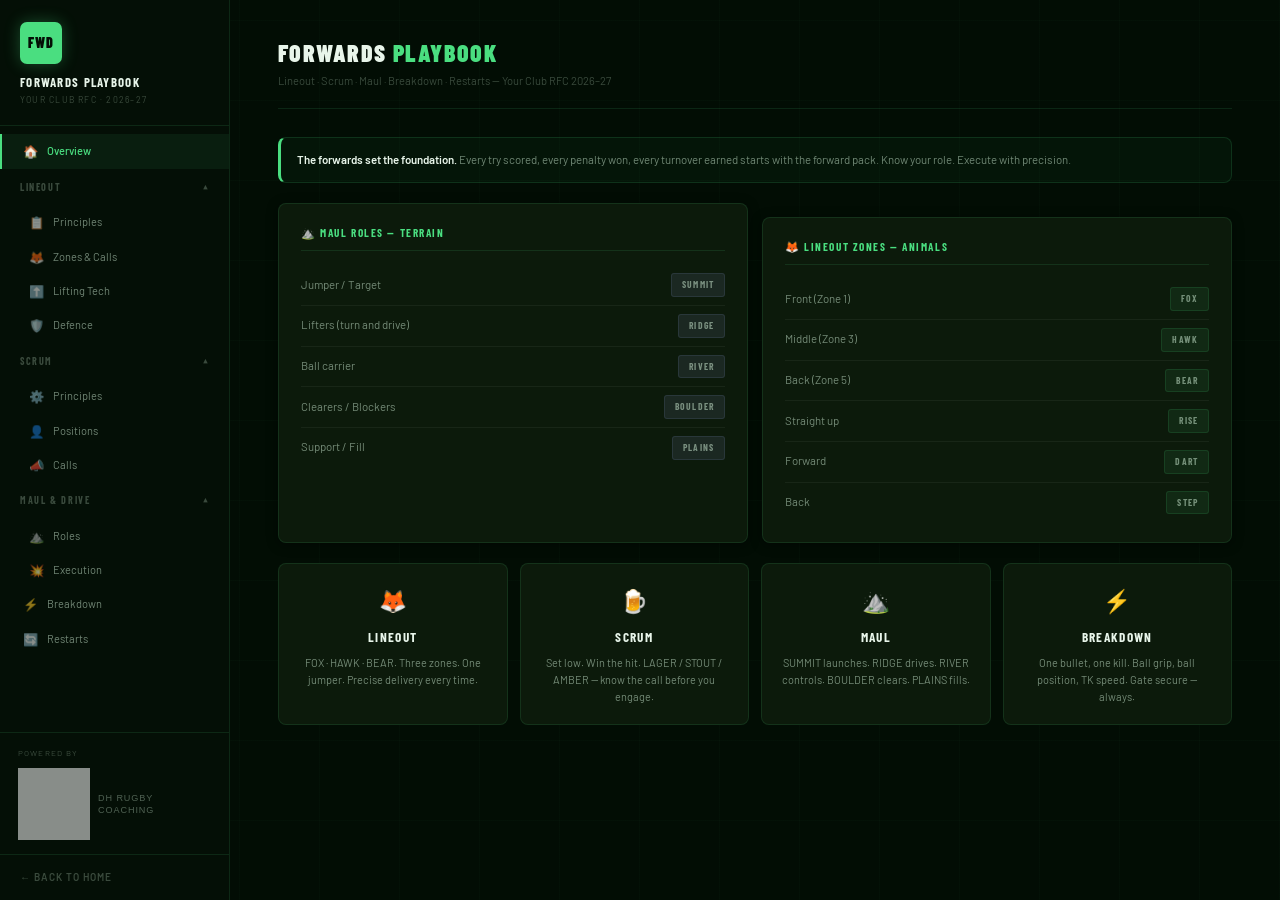
<file: forwards.html>
<!DOCTYPE html>
<html lang="en">
<head>
<meta charset="UTF-8"/>
<meta name="viewport" content="width=device-width,initial-scale=1"/>
<title>YOUR CLUB RFC — Forwards Playbook</title>
<link rel="stylesheet" href="style.css"/>
</head>
<body>
<div class="app">

  <button class="mob-menu" onclick="toggleSidebar()">☰</button>
  <div class="mob-overlay" id="overlay" onclick="toggleSidebar()"></div>

  <aside class="sidebar" id="sidebar">
    <div class="sidebar-brand">
      <div class="sidebar-badge">FWD</div>
      <div class="sidebar-name">Forwards Playbook</div>
      <div class="sidebar-sub">Your Club RFC · 2026–27</div>
    </div>

    <nav class="sidebar-nav">

      <a class="nav-single active" onclick="show('home',this)"><span class="nav-icon">🏠</span>Overview</a>

      <div class="nav-group open">
        <div class="nav-group-header" onclick="toggleGroup(this)">Lineout <span class="chevron">▼</span></div>
        <div class="nav-group-items">
          <a class="nav-item" onclick="show('lo-principles',this)"><span class="nav-icon">📋</span>Principles</a>
          <a class="nav-item" onclick="show('lo-zones',this)"><span class="nav-icon">🦊</span>Zones &amp; Calls</a>
          <a class="nav-item" onclick="show('lo-lifting',this)"><span class="nav-icon">⬆️</span>Lifting Tech</a>
          <a class="nav-item" onclick="show('lo-defence',this)"><span class="nav-icon">🛡️</span>Defence</a>
        </div>
      </div>

      <div class="nav-group">
        <div class="nav-group-header" onclick="toggleGroup(this)">Scrum <span class="chevron">▼</span></div>
        <div class="nav-group-items">
          <a class="nav-item" onclick="show('scrum-principles',this)"><span class="nav-icon">⚙️</span>Principles</a>
          <a class="nav-item" onclick="show('scrum-positions',this)"><span class="nav-icon">👤</span>Positions</a>
          <a class="nav-item" onclick="show('scrum-calls',this)"><span class="nav-icon">📣</span>Calls</a>
        </div>
      </div>

      <div class="nav-group">
        <div class="nav-group-header" onclick="toggleGroup(this)">Maul &amp; Drive <span class="chevron">▼</span></div>
        <div class="nav-group-items">
          <a class="nav-item" onclick="show('maul-roles',this)"><span class="nav-icon">⛰️</span>Roles</a>
          <a class="nav-item" onclick="show('maul-execution',this)"><span class="nav-icon">💥</span>Execution</a>
        </div>
      </div>

      <a class="nav-single" onclick="show('breakdown',this)"><span class="nav-icon">⚡</span>Breakdown</a>
      <a class="nav-single" onclick="show('restarts-fwd',this)"><span class="nav-icon">🔄</span>Restarts</a>

    </nav>

    <div style="padding:14px 18px;border-top:1px solid var(--border);">
      <div style="font-size:.58rem;letter-spacing:.14em;text-transform:uppercase;color:var(--dim);margin-bottom:8px;">Powered by</div>
      <a href="https://dholbyrugbycoach.github.io" target="_blank" style="display:flex;align-items:center;gap:8px;text-decoration:none;opacity:.7;transition:opacity .2s;" onmouseover="this.style.opacity=1" onmouseout="this.style.opacity=.7">
        <img src="[data-uri]" alt="HD Rugby Coaching" style="width:72px;height:auto;opacity:0.75;filter:brightness(0) invert(1);" />
        <div style="font-family:'Arial Narrow',sans-serif;font-size:.65rem;letter-spacing:.1em;text-transform:uppercase;color:var(--muted);line-height:1.4;">DH Rugby<br/>Coaching</div>
      </a>
    </div>
    <div class="sidebar-footer">
      <a class="back-link" href="index.html">← Back to Home</a>
    </div>
  </aside>

  <main class="main">

    <!-- ── HOME ────────────────────────────────────────────── -->
    <div class="section active" id="tab-home">
      <div class="sec-hd">
        <h2>Forwards <em>Playbook</em></h2>
        <p>Lineout · Scrum · Maul · Breakdown · Restarts — Your Club RFC 2026–27</p>
      </div>

      <div class="alert"><strong>The forwards set the foundation.</strong> Every try scored, every penalty won, every turnover earned starts with the forward pack. Know your role. Execute with precision.</div>

      <div class="g2" style="margin-bottom:20px;">
        <div class="card">
          <div class="card-title">⛰️ Maul Roles — Terrain</div>
          <div class="call-grid">
            <div class="call-row"><span>Jumper / Target</span><span class="badge badge-terrain">SUMMIT</span></div>
            <div class="call-row"><span>Lifters (turn and drive)</span><span class="badge badge-terrain">RIDGE</span></div>
            <div class="call-row"><span>Ball carrier</span><span class="badge badge-terrain">RIVER</span></div>
            <div class="call-row"><span>Clearers / Blockers</span><span class="badge badge-terrain">BOULDER</span></div>
            <div class="call-row"><span>Support / Fill</span><span class="badge badge-terrain">PLAINS</span></div>
          </div>
        </div>
        <div class="card">
          <div class="card-title">🦊 Lineout Zones — Animals</div>
          <div class="call-grid">
            <div class="call-row"><span>Front (Zone 1)</span><span class="badge badge-animal">FOX</span></div>
            <div class="call-row"><span>Middle (Zone 3)</span><span class="badge badge-animal">HAWK</span></div>
            <div class="call-row"><span>Back (Zone 5)</span><span class="badge badge-animal">BEAR</span></div>
            <div class="call-row"><span>Straight up</span><span class="badge badge-animal">RISE</span></div>
            <div class="call-row"><span>Forward</span><span class="badge badge-animal">DART</span></div>
            <div class="call-row"><span>Back</span><span class="badge badge-animal">STEP</span></div>
          </div>
        </div>
      </div>

      <div class="g4">
        <div class="prin-card"><div class="prin-icon">🦊</div><div class="prin-title">Lineout</div><div class="prin-body">FOX · HAWK · BEAR. Three zones. One jumper. Precise delivery every time.</div></div>
        <div class="prin-card"><div class="prin-icon">🍺</div><div class="prin-title">Scrum</div><div class="prin-body">Set low. Win the hit. LAGER / STOUT / AMBER — know the call before you engage.</div></div>
        <div class="prin-card"><div class="prin-icon">⛰️</div><div class="prin-title">Maul</div><div class="prin-body">SUMMIT launches. RIDGE drives. RIVER controls. BOULDER clears. PLAINS fills.</div></div>
        <div class="prin-card"><div class="prin-icon">⚡</div><div class="prin-title">Breakdown</div><div class="prin-body">One bullet, one kill. Ball grip, ball position, TK speed. Gate secure — always.</div></div>
      </div>
    </div>

    <!-- ── LINEOUT PRINCIPLES ──────────────────────────────── -->
    <div class="section" id="tab-lo-principles">
      <div class="sec-hd">
        <h2>Lineout <em>Principles</em></h2>
        <p>10 core rules — always operate faster than the opposition</p>
      </div>
      <div class="alert"><strong>Core Standard:</strong> Always operate with tempo — always quicker than the opposition. Fast to the lineout, fast jumps and lifts, fast delivery, fast to the next phase.</div>
      <div class="card">
        <div class="card-title">📋 10 Laws of Our Lineout</div>
        <div class="step-list">
          <div class="step"><div class="step-num">1</div><div class="step-body"><strong>Always operate with tempo.</strong> Faster than the opposition every single time. Fast to set, fast to jump, fast to deliver, fast to next phase.</div></div>
          <div class="step"><div class="step-num">2</div><div class="step-body"><strong>Set a big gap and maintain it.</strong> Manage this ourselves — never rely on the referee. Jump and lift straight down our line.</div></div>
          <div class="step"><div class="step-num">3</div><div class="step-body"><strong>Clear, loud calls every time.</strong> Assess the fast option first at every lineout. Always offer an option to the hooker at the front.</div></div>
          <div class="step"><div class="step-num">4</div><div class="step-body"><strong>Pre-call on the way.</strong> Know your role before you arrive. Hooker gets to the lineout first. Bookends set the gap, rest bring the tempo.</div></div>
          <div class="step"><div class="step-num">5</div><div class="step-body"><strong>Everybody works off the ball.</strong> Dummy and move to distract the opposition even when the ball is not coming to you. Sell it.</div></div>
          <div class="step"><div class="step-num">6</div><div class="step-body"><strong>Finish every lift.</strong> Put the jumper out of the line, away from the defence. The lift ends when the ball is delivered clean.</div></div>
          <div class="step"><div class="step-num">7</div><div class="step-body"><strong>Precise delivery every time.</strong> Damaging deliveries stop opposition competing in the air. Every player protects 9 on a pass delivery.</div></div>
          <div class="step"><div class="step-num">8</div><div class="step-body"><strong>Group for drive, spread for tempo.</strong> Formation changes the picture. Read the call and adjust position before the throw.</div></div>
          <div class="step"><div class="step-num">9</div><div class="step-body"><strong>Gold standard — I Frame.</strong> Square body, strong frame in the air. Legs together, arms locked, present a clean target at the top.</div></div>
          <div class="step"><div class="step-num">10</div><div class="step-body"><strong>Last man is the caller.</strong> Caller controls the tempo of the whole lineout. Clear communication wins the lineout before the throw leaves the hand.</div></div>
        </div>
      </div>
    </div>

    <!-- ── LINEOUT ZONES & CALLS ───────────────────────────── -->
    <div class="section" id="tab-lo-zones">
      <div class="sec-hd">
        <h2>Lineout Zones <em>&amp; Calls</em></h2>
        <p>Animal call system · Three zones · Three movements · Simple combinations</p>
      </div>
      <div class="g2" style="margin-bottom:20px;">
        <div class="card">
          <div class="card-title">🦊 Zone System</div>
          <svg viewBox="0 0 300 200" xmlns="http://www.w3.org/2000/svg" style="width:100%;display:block;border-radius:6px;margin-bottom:12px;">
            <rect width="300" height="200" rx="6" fill="#091508"/>
            <line x1="10" y1="100" x2="290" y2="100" stroke="rgba(255,255,255,0.15)" stroke-width="1.5"/>
            <text x="155" y="14" text-anchor="middle" font-family="Arial Narrow, Impact, sans-serif" font-size="9" fill="rgba(255,255,255,0.3)" letter-spacing="2">← TOUCHLINE</text>
            <!-- Three zone labels -->
            <rect x="15" y="20" width="80" height="160" rx="4" fill="rgba(74,222,128,0.06)" stroke="rgba(74,222,128,0.2)" stroke-width="1"/>
            <rect x="110" y="20" width="80" height="160" rx="4" fill="rgba(74,222,128,0.06)" stroke="rgba(74,222,128,0.2)" stroke-width="1"/>
            <rect x="205" y="20" width="80" height="160" rx="4" fill="rgba(74,222,128,0.06)" stroke="rgba(74,222,128,0.2)" stroke-width="1"/>
            <!-- Zone names -->
            <text x="55" y="44" text-anchor="middle" font-family="Arial Narrow, Impact, sans-serif" font-size="14" fill="#4ade80" font-weight="700">FOX</text>
            <text x="55" y="60" text-anchor="middle" font-family="system-ui, sans-serif" font-size="9" fill="rgba(255,255,255,0.4)">Front Zone</text>
            <text x="150" y="44" text-anchor="middle" font-family="Arial Narrow, Impact, sans-serif" font-size="14" fill="#4ade80" font-weight="700">HAWK</text>
            <text x="150" y="60" text-anchor="middle" font-family="system-ui, sans-serif" font-size="9" fill="rgba(255,255,255,0.4)">Middle Zone</text>
            <text x="245" y="44" text-anchor="middle" font-family="Arial Narrow, Impact, sans-serif" font-size="14" fill="#4ade80" font-weight="700">BEAR</text>
            <text x="245" y="60" text-anchor="middle" font-family="system-ui, sans-serif" font-size="9" fill="rgba(255,255,255,0.4)">Back Zone</text>
            <!-- Player dots in each zone -->
            <circle cx="55" cy="105" r="12" fill="#059669" stroke="#34d399" stroke-width="2"/>
            <text x="55" y="109" text-anchor="middle" font-family="Arial Narrow, Impact, sans-serif" font-size="10" fill="white">J</text>
            <circle cx="150" cy="105" r="12" fill="#059669" stroke="#34d399" stroke-width="2"/>
            <text x="150" y="109" text-anchor="middle" font-family="Arial Narrow, Impact, sans-serif" font-size="10" fill="white">J</text>
            <circle cx="245" cy="105" r="12" fill="#059669" stroke="#34d399" stroke-width="2"/>
            <text x="245" y="109" text-anchor="middle" font-family="Arial Narrow, Impact, sans-serif" font-size="10" fill="white">J</text>
            <!-- Up / dart / step arrows -->
            <text x="55" y="145" text-anchor="middle" font-family="Arial Narrow, Impact, sans-serif" font-size="9" fill="rgba(255,255,255,0.5)">RISE · DART · STEP</text>
            <text x="150" y="145" text-anchor="middle" font-family="Arial Narrow, Impact, sans-serif" font-size="9" fill="rgba(255,255,255,0.5)">RISE · DART · STEP</text>
            <text x="245" y="145" text-anchor="middle" font-family="Arial Narrow, Impact, sans-serif" font-size="9" fill="rgba(255,255,255,0.5)">RISE · DART · STEP</text>
          </svg>
          <div class="call-grid">
            <div class="call-row"><span>Front zone, straight up</span><span class="badge badge-animal">FOX RISE</span></div>
            <div class="call-row"><span>Front zone, forward</span><span class="badge badge-animal">FOX DART</span></div>
            <div class="call-row"><span>Front zone, step back</span><span class="badge badge-animal">FOX STEP</span></div>
            <div class="call-row"><span>Middle zone, straight up</span><span class="badge badge-animal">HAWK RISE</span></div>
            <div class="call-row"><span>Middle zone, forward</span><span class="badge badge-animal">HAWK DART</span></div>
            <div class="call-row"><span>Back zone, straight up</span><span class="badge badge-animal">BEAR RISE</span></div>
            <div class="call-row"><span>Back zone, step back</span><span class="badge badge-animal">BEAR STEP</span></div>
          </div>
        </div>
        <div class="card">
          <div class="card-title">📋 Delivery Types</div>
          <div style="display:flex;flex-direction:column;gap:10px;margin-bottom:16px;">
            <div style="background:var(--mid);border-radius:8px;padding:12px 14px;">
              <div style="font-family:'Arial Narrow','Impact','Haettenschweiler',sans-serif;font-size:.85rem;font-weight:700;letter-spacing:.1em;color:var(--white);margin-bottom:4px;">PASS — Pass to 9</div>
              <div style="font-size:.78rem;color:var(--muted);line-height:1.6;">Jumper receives and delivers cleanly to 9 off the top. Every player around the 9 must protect if necessary.</div>
            </div>
            <div style="background:var(--mid);border-radius:8px;padding:12px 14px;">
              <div style="font-family:'Arial Narrow','Impact','Haettenschweiler',sans-serif;font-size:.85rem;font-weight:700;letter-spacing:.1em;color:var(--white);margin-bottom:4px;">DRIVE — Maul</div>
              <div style="font-size:.78rem;color:var(--muted);line-height:1.6;">Ball retained in contact. SUMMIT lands → RIDGE drives → RIVER controls ball → BOULDER clears → PLAINS fills. Build the platform first.</div>
            </div>
            <div style="background:var(--mid);border-radius:8px;padding:12px 14px;">
              <div style="font-family:'Arial Narrow','Impact','Haettenschweiler',sans-serif;font-size:.85rem;font-weight:700;letter-spacing:.1em;color:var(--white);margin-bottom:4px;">FAST — Quick lineout</div>
              <div style="font-size:.78rem;color:var(--muted);line-height:1.6;">Assess opportunity before every lineout. If available — always take it. Fast lineout beats any defence.</div>
            </div>
          </div>
          <div class="card-title" style="margin-top:16px;">🚫 Cancel Calls</div>
          <div style="font-size:.8rem;color:var(--muted);line-height:1.7;">If the original call is compromised, the caller shouts <strong style="color:var(--green)">CHECK</strong> to reset. Hooker holds, re-calls with new zone and delivery. Stay calm — no rush.</div>
        </div>
      </div>
    </div>

    <!-- ── LIFTING TECHNIQUE ───────────────────────────────── -->
    <div class="section" id="tab-lo-lifting">
      <div class="sec-hd">
        <h2>Lifting <em>Technique</em></h2>
        <p>Jumper · Front lifter · Back lifter · I Frame standard</p>
      </div>
      <div class="g3">
        <div class="card">
          <div class="card-title">⬆️ Jumper</div>
          <div class="step-list">
            <div class="step"><div class="step-num">1</div><div class="step-body">Jump square to our lineout. <strong>Never jump into the line.</strong></div></div>
            <div class="step"><div class="step-num">2</div><div class="step-body">Strong, straight body in the air. Keep legs together. I Frame.</div></div>
            <div class="step"><div class="step-num">3</div><div class="step-body">Arms locked out, present a clean target. Commit to the ball fully.</div></div>
            <div class="step"><div class="step-num">4</div><div class="step-body">If selling a dummy — commit to the movement. Half-hearted sells don't work.</div></div>
          </div>
        </div>
        <div class="card">
          <div class="card-title">🙌 Front Lifter (RIDGE Front)</div>
          <div class="step-list">
            <div class="step"><div class="step-num">1</div><div class="step-body">Hands on front of legs. <strong>Thumbs on the inside.</strong></div></div>
            <div class="step"><div class="step-num">2</div><div class="step-body">Be square to the jumper. Keep them out of the line — never let them drift in.</div></div>
            <div class="step"><div class="step-num">3</div><div class="step-body">Drive up and hold — squeeze as tight as possible at the top of the lift.</div></div>
            <div class="step"><div class="step-num">4</div><div class="step-body">Place the jumper out of the lineout after delivery.</div></div>
          </div>
        </div>
        <div class="card">
          <div class="card-title">🙌 Back Lifter (RIDGE Back)</div>
          <div class="step-list">
            <div class="step"><div class="step-num">1</div><div class="step-body">Keep driving feet <strong>towards</strong> the jumper. Never take them back out.</div></div>
            <div class="step"><div class="step-num">2</div><div class="step-body">Start under the glutes. Catch on the hamstrings of the jumper as they rise.</div></div>
            <div class="step"><div class="step-num">3</div><div class="step-body">Both bodies squeezed as tight as possible to the jumper at the top.</div></div>
            <div class="step"><div class="step-num">4</div><div class="step-body">Control the landing — lower with the jumper, don't just drop.</div></div>
          </div>
        </div>
      </div>
    </div>

    <!-- ── LINEOUT DEFENCE ─────────────────────────────────── -->
    <div class="section" id="tab-lo-defence">
      <div class="sec-hd">
        <h2>Lineout <em>Defence</em></h2>
        <p>Steal the ball or give the lowest quality possession possible — 6 stages</p>
      </div>
      <div class="card">
        <div class="card-title">🛡️ 6-Stage Defensive Sequence</div>
        <div class="step-list">
          <div class="step"><div class="step-num">1</div><div class="step-body"><strong>Get set first.</strong> Get correct numbers fast. Set immediately in correct formation. Close the gap — squeeze their space. Get off the ground fast with jumpers as high as possible.</div></div>
          <div class="step"><div class="step-num">2</div><div class="step-body"><strong>Attack delivery in the air.</strong> Jumper competes for the ball. If they catch — attack the jumper's hands hard. Make them bring the ball to their chest. Lifters push our jumper into theirs.</div></div>
          <div class="step"><div class="step-num">3</div><div class="step-body"><strong>Disrupt on the way down.</strong> Jumper uses their body to hit into opposition jumper as they come down. Take their space. Lifters lower body height quickly — TK Speed.</div></div>
          <div class="step"><div class="step-num">4</div><div class="step-body"><strong>Attack jumper and lifters on landing.</strong> All players lower body height — TK Speed. Try to dislodge from their lifters. Attack the arms so they cannot deliver to their 9.</div></div>
          <div class="step"><div class="step-num">5</div><div class="step-body"><strong>Destroy their driving platform.</strong> Jumper attacks jumper. Lifters get inside attacking lifters and split them away — lift legs and drive them away. If they seal off — hit their lower back, pick a leg, twist them away.</div></div>
          <div class="step"><div class="step-num">6</div><div class="step-body"><strong>Pressure their 9's delivery.</strong> If they deliver to their scrum half — attack him. Make him rush his pass or kick. If they win at the front — one player fights through the lineout to reach their 9.</div></div>
        </div>
      </div>
    </div>

    <!-- ── SCRUM PRINCIPLES ────────────────────────────────── -->
    <div class="section" id="tab-scrum-principles">
      <div class="sec-hd">
        <h2>Scrum <em>Principles</em></h2>
        <p>Unmoveable · Launch Pad · Mindset</p>
      </div>
      <div class="g3" style="margin-bottom:20px;">
        <div class="card" style="text-align:center;">
          <div style="font-size:2.4rem;margin-bottom:10px;">🦏</div>
          <div style="font-family:'Arial Narrow','Impact','Haettenschweiler',sans-serif;font-size:1.2rem;font-weight:900;letter-spacing:.08em;color:var(--white);margin-bottom:6px;">UNMOVEABLE</div>
          <p style="font-size:.8rem;color:var(--muted);">Like a rhino — solid, strong, connected as one. No individual collapses. We go together.</p>
        </div>
        <div class="card" style="text-align:center;">
          <div style="font-size:2.4rem;margin-bottom:10px;">🚀</div>
          <div style="font-family:'Arial Narrow','Impact','Haettenschweiler',sans-serif;font-size:1.2rem;font-weight:900;letter-spacing:.08em;color:var(--white);margin-bottom:6px;">LAUNCH PAD</div>
          <p style="font-size:.8rem;color:var(--muted);">A dominant platform for our attack every time. The backs should receive clean, quick ball.</p>
        </div>
        <div class="card" style="text-align:center;">
          <div style="font-size:2.4rem;margin-bottom:10px;">🧠</div>
          <div style="font-family:'Arial Narrow','Impact','Haettenschweiler',sans-serif;font-size:1.2rem;font-weight:900;letter-spacing:.08em;color:var(--white);margin-bottom:6px;">MINDSET</div>
          <p style="font-size:.8rem;color:var(--muted);">Dominant match day scrum. Every engagement. Technical superiority. Win before the ball comes in.</p>
        </div>
      </div>
      <div class="card">
        <div class="card-title">⚙️ Core Scrum Rules</div>
        <div class="step-list">
          <div class="step"><div class="step-num">1</div><div class="step-body"><strong>Set low and tight every time.</strong> Win the hit — this is the hooker's responsibility to initiate. Forward and down — engage and move opposition feet immediately.</div></div>
          <div class="step"><div class="step-num">2</div><div class="step-body"><strong>Push straight is the default.</strong> If under pressure — stick together as one. Never let opposition separate the front row. The vertical axe is the reference point.</div></div>
          <div class="step"><div class="step-num">3</div><div class="step-body"><strong>Vary delivery speed.</strong> Never be predictable. Drive scrum first, then deliver. Hook when ready — never on 9's call. Vary from LAGER to STOUT to keep opposition guessing.</div></div>
          <div class="step"><div class="step-num">4</div><div class="step-body"><strong>8 hit and chase.</strong> Number 8 engages as a unit then chases delivery — sequence 1, 2, 3 on signal. Read the call and be ready to carry before the ball is in.</div></div>
        </div>
      </div>
    </div>

    <!-- ── SCRUM POSITIONS ─────────────────────────────────── -->
    <div class="section" id="tab-scrum-positions">
      <div class="sec-hd">
        <h2>Scrum <em>Positions</em></h2>
        <p>Individual role guidance — Loosehead · Hooker · Tighthead</p>
      </div>
      <div class="g3">
        <div class="card">
          <div class="card-title">1 · Loosehead Prop</div>
          <div style="font-family:'Arial Narrow','Impact','Haettenschweiler',sans-serif;font-size:.75rem;letter-spacing:.1em;color:var(--green);margin-bottom:10px;text-transform:uppercase;">Defence</div>
          <div class="step-list" style="margin-bottom:14px;">
            <div class="step"><div class="step-num" style="background:rgba(74,222,128,0.2);color:var(--green);">→</div><div class="step-body">Push straight and hard to pressure their tighthead after engagement.</div></div>
            <div class="step"><div class="step-num" style="background:rgba(74,222,128,0.2);color:var(--green);">→</div><div class="step-body">If opposition pushes at an angle — bind tight with hooker, stop them separating the front row.</div></div>
          </div>
          <div style="font-family:'Arial Narrow','Impact','Haettenschweiler',sans-serif;font-size:.75rem;letter-spacing:.1em;color:var(--green);margin-bottom:10px;text-transform:uppercase;">Attack</div>
          <div class="step-list">
            <div class="step"><div class="step-num" style="background:rgba(74,222,128,0.2);color:var(--green);">→</div><div class="step-body">Channel 1 ball — adjust to opposition push. Don't need to go too far forward.</div></div>
            <div class="step"><div class="step-num" style="background:rgba(74,222,128,0.2);color:var(--green);">→</div><div class="step-body">Channel 2 — maintain correct hip angle and posture. Chase to push straight.</div></div>
          </div>
        </div>
        <div class="card">
          <div class="card-title">2 · Hooker</div>
          <div style="font-family:'Arial Narrow','Impact','Haettenschweiler',sans-serif;font-size:.75rem;letter-spacing:.1em;color:var(--green);margin-bottom:10px;text-transform:uppercase;">Defence</div>
          <div class="step-list" style="margin-bottom:14px;">
            <div class="step"><div class="step-num" style="background:rgba(74,222,128,0.2);color:var(--green);">→</div><div class="step-body">Keep applying pressure continuously, mentally and physically. Winning the hit is your responsibility.</div></div>
            <div class="step"><div class="step-num" style="background:rgba(74,222,128,0.2);color:var(--green);">→</div><div class="step-body">If they try to turn the scrum — communicate with props, push straight to stop them.</div></div>
          </div>
          <div style="font-family:'Arial Narrow','Impact','Haettenschweiler',sans-serif;font-size:.75rem;letter-spacing:.1em;color:var(--green);margin-bottom:10px;text-transform:uppercase;">Attack</div>
          <div class="step-list">
            <div class="step"><div class="step-num" style="background:rgba(74,222,128,0.2);color:var(--green);">→</div><div class="step-body">Place head in a favourable position to attack. The vertical axe is your key reference point.</div></div>
            <div class="step"><div class="step-num" style="background:rgba(74,222,128,0.2);color:var(--green);">→</div><div class="step-body">Hook when ready — never on 9's call. Control the timing.</div></div>
          </div>
        </div>
        <div class="card">
          <div class="card-title">3 · Tighthead Prop</div>
          <div style="font-family:'Arial Narrow','Impact','Haettenschweiler',sans-serif;font-size:.75rem;letter-spacing:.1em;color:var(--green);margin-bottom:10px;text-transform:uppercase;">Defence &amp; Attack</div>
          <div class="step-list">
            <div class="step"><div class="step-num" style="background:rgba(74,222,128,0.2);color:var(--green);">→</div><div class="step-body"><strong>Most important role: keep the scrum.</strong> Everything else is secondary.</div></div>
            <div class="step"><div class="step-num" style="background:rgba(74,222,128,0.2);color:var(--green);">→</div><div class="step-body">Many ways to push — inside, straight, angle. Read the situation and apply.</div></div>
            <div class="step"><div class="step-num" style="background:rgba(74,222,128,0.2);color:var(--green);">→</div><div class="step-body">If opposition wants channel 1 ball — push their loosehead outward. Make their outside foot go backwards.</div></div>
            <div class="step"><div class="step-num" style="background:rgba(74,222,128,0.2);color:var(--green);">→</div><div class="step-body">Apply pressure to opposition 9's delivery if their scrum is under our control.</div></div>
          </div>
        </div>
      </div>
    </div>

    <!-- ── SCRUM CALLS ──────────────────────────────────────── -->
    <div class="section" id="tab-scrum-calls">
      <div class="sec-hd">
        <h2>Scrum <em>Calls</em></h2>
        <p>Drinks theme · Simple · Max 2 syllables · Called before engagement</p>
      </div>
      <div class="g2">
        <div class="card">
          <div class="card-title">🍺 Delivery Calls</div>
          <div class="call-grid">
            <div class="call-row"><span>9 pass out (channel 2)</span><span class="badge badge-drink">LAGER</span></div>
            <div class="call-row"><span>8 pick and go (channel 1)</span><span class="badge badge-drink">STOUT</span></div>
            <div class="call-row"><span>Drive scrum, ball exits</span><span class="badge badge-drink">AMBER</span></div>
            <div class="call-row"><span>Wheel scrum</span><span class="badge badge-drink">PORTER</span></div>
            <div class="call-row"><span>9 side attack</span><span class="badge badge-drink">PALE</span></div>
            <div class="call-row"><span>8 side attack</span><span class="badge badge-drink">DRAFT</span></div>
          </div>
        </div>
        <div class="card">
          <div class="card-title">📋 How Calls Work</div>
          <p style="font-size:.83rem;color:var(--muted);line-height:1.7;margin-bottom:14px;">The call is made <strong style="color:var(--white)">before the scrum engages</strong>. Every forward must know the call and their role before Crouch is called by the referee.</p>
          <div style="display:flex;flex-direction:column;gap:8px;">
            <div style="background:var(--mid);border-radius:6px;padding:10px 12px;font-size:.8rem;color:var(--muted);"><strong style="color:var(--white)">LAGER</strong> — Clean strike, 9 takes the put-in side. Guards clear their channels immediately.</div>
            <div style="background:var(--mid);border-radius:6px;padding:10px 12px;font-size:.8rem;color:var(--muted);"><strong style="color:var(--white)">STOUT</strong> — 8 takes the ball, drives hard off the base. 9 supports immediately.</div>
            <div style="background:var(--mid);border-radius:6px;padding:10px 12px;font-size:.8rem;color:var(--muted);"><strong style="color:var(--white)">AMBER</strong> — Drive first, then ball exits from under the scrum. 9 waits for it.</div>
            <div style="background:var(--mid);border-radius:6px;padding:10px 12px;font-size:.8rem;color:var(--muted);"><strong style="color:var(--white)">PORTER</strong> — Collective wheel. The call to initiate wheel timing comes from hooker.</div>
          </div>
        </div>
      </div>
    </div>

    <!-- ── MAUL ROLES ───────────────────────────────────────── -->
    <div class="section" id="tab-maul-roles">
      <div class="sec-hd">
        <h2>Maul <em>Roles</em></h2>
        <p>Terrain theme · 5 roles · Every player has a job before the ball lands</p>
      </div>
      <div class="g2" style="margin-bottom:20px;">
        <div style="display:flex;flex-direction:column;gap:12px;">
          <div class="card" style="border-left:3px solid var(--green);">
            <div class="card-title">🏔️ SUMMIT — The Jumper</div>
            <p style="font-size:.83rem;color:var(--muted);line-height:1.6;">Launched upward — triple extension on landing. Establish the anchor point of the maul. Land with intent, pull defenders to you.</p>
          </div>
          <div class="card" style="border-left:3px solid var(--green);">
            <div class="card-title">⛰️ RIDGE — The Lifters</div>
            <p style="font-size:.83rem;color:var(--muted);line-height:1.6;">Turn on the way down and drive forward — the pointed attack that breaks the defence. Become the spearhead of the maul. Head down, legs driving.</p>
          </div>
          <div class="card" style="border-left:3px solid var(--green);">
            <div class="card-title">🌊 RIVER — The Ball Carrier</div>
            <p style="font-size:.83rem;color:var(--muted);line-height:1.6;">Protects the ball and controls distribution. Right height, deliver cleanly when the time is right. Keep the ball alive — the RIVER flows forward.</p>
          </div>
        </div>
        <div style="display:flex;flex-direction:column;gap:12px;">
          <div class="card" style="border-left:3px solid rgba(74,222,128,0.4);">
            <div class="card-title">🪨 BOULDER — Clearers</div>
            <p style="font-size:.83rem;color:var(--muted);line-height:1.6;">Shoulder on to bums or into gaps. Cut through — create separation and distance between opposition defenders. BOULDER clears the path.</p>
          </div>
          <div class="card" style="border-left:3px solid rgba(74,222,128,0.4);">
            <div class="card-title">🌾 PLAINS — Support</div>
            <p style="font-size:.83rem;color:var(--muted);line-height:1.6;">Fill space, keep the attack loaded. Anticipate changes of direction, cover breakaway threats, and ensure the maul never runs out of numbers.</p>
          </div>
          <div class="card">
            <div class="card-title">★ Key Detail</div>
            <p style="font-size:.8rem;color:var(--muted);line-height:1.65;">RIDGE closer to touchline — head <strong style="color:var(--white)">inside</strong>. Further from touchline — head <strong style="color:var(--white)">out</strong>. Hooker becomes a BOULDER when throwing to front of lineout for speed and safety.</p>
          </div>
        </div>
      </div>
    </div>

    <!-- ── MAUL EXECUTION ──────────────────────────────────── -->
    <div class="section" id="tab-maul-execution">
      <div class="sec-hd">
        <h2>Maul <em>Execution</em></h2>
        <p>Platform · Drive · 4th man · Ball carrier · Arriving players</p>
      </div>
      <div class="card" style="margin-bottom:16px;">
        <div class="card-title">📋 Building the Platform — Arrival Order</div>
        <div class="step-list">
          <div class="step"><div class="step-num">1</div><div class="step-body"><strong>SUMMIT lands.</strong> Must protect the most exposed RIDGE lifter. If ball won at front or middle — back lifter. If at back — front lifter.</div></div>
          <div class="step"><div class="step-num">2</div><div class="step-body"><strong>4th man role.</strong> Can go in front of lifter (if opposition attack aggressively) or behind (if driving on a short lineout). Protects the exposed lifter.</div></div>
          <div class="step"><div class="step-num">3</div><div class="step-body"><strong>RIVER rips the ball.</strong> Head on the infield side of the jumper. SUMMIT anchors to RIVER by binding on his back — strong against any attempts to sack.</div></div>
          <div class="step"><div class="step-num">4</div><div class="step-body"><strong>Next two arriving players</strong> go either side of RIVER and drive infield. As they get past, they attempt to bind together to make the maul even tighter. SUMMIT binds to these two.</div></div>
          <div class="step"><div class="step-num">5</div><div class="step-body"><strong>Last player (PLAINS)</strong> takes the ball from RIVER. As often as possible — this should be the hooker. If closer to front, hooker arrives earlier; back row takes the ball instead.</div></div>
          <div class="step"><div class="step-num">6</div><div class="step-body"><strong>Keep the ball carrier on the ball.</strong> Players rejoining the maul hit in past him — leaving him at the back with the ball. Only transfer again if he is exposed too far forward.</div></div>
        </div>
      </div>
    </div>

    <!-- ── BREAKDOWN ────────────────────────────────────────── -->
    <div class="section" id="tab-breakdown">
      <div class="sec-hd">
        <h2>Breakdown <em>Principles</em></h2>
        <p>One bullet, one kill · Cleanout accuracy · Arrival order · Support line</p>
      </div>
      <div class="alert"><strong>One Bullet = One Kill.</strong> Every cleanout must be accurate and decisive. Arrive with a purpose and execute it completely. Never waste a body.</div>
      <div class="g2" style="margin-bottom:16px;">
        <div class="card">
          <div class="card-title">⚡ Arrival Order — Roles</div>
          <div class="step-list">
            <div class="step"><div class="step-num">BC</div><div class="step-body"><strong>Ball Carrier:</strong> Go at least 1m beyond the defender. Squeeze the ball tight. Ball grip, position — everything before contact.</div></div>
            <div class="step"><div class="step-num">2</div><div class="step-body"><strong>2nd Man:</strong> Take space or take the threat. Read immediately — is ball secure or is there a threat? Decide and commit. Call SPIKE.</div></div>
            <div class="step"><div class="step-num">3</div><div class="step-body"><strong>3rd Man:</strong> Secure the inside gate. Non-negotiable — always. No exceptions. Call LOCK.</div></div>
            <div class="step"><div class="step-num">4</div><div class="step-body"><strong>4th Man:</strong> Make a decision. Breakdown secure? Threat on edge? Space to exploit? Be the smart player — read and react.</div></div>
          </div>
        </div>
        <div class="card">
          <div class="card-title">🎯 Fundamentals</div>
          <div style="display:flex;flex-direction:column;gap:10px;">
            <div style="background:var(--mid);border-radius:8px;padding:12px 14px;">
              <div style="font-family:'Arial Narrow','Impact','Haettenschweiler',sans-serif;font-size:.9rem;font-weight:700;color:var(--white);margin-bottom:4px;">Ball Grip</div>
              <div style="font-size:.78rem;color:var(--muted);line-height:1.6;">Squeeze the ball tight before contact. Never go to ground without full control of the ball.</div>
            </div>
            <div style="background:var(--mid);border-radius:8px;padding:12px 14px;">
              <div style="font-family:'Arial Narrow','Impact','Haettenschweiler',sans-serif;font-size:.9rem;font-weight:700;color:var(--white);margin-bottom:4px;">Ball Position</div>
              <div style="font-size:.78rem;color:var(--muted);line-height:1.6;">Place ball back towards your own players. Make life easy for 9. Present clean.</div>
            </div>
            <div style="background:var(--mid);border-radius:8px;padding:12px 14px;">
              <div style="font-family:'Arial Narrow','Impact','Haettenschweiler',sans-serif;font-size:.9rem;font-weight:700;color:var(--white);margin-bottom:4px;">TK Speed</div>
              <div style="font-size:.78rem;color:var(--muted);line-height:1.6;">Lower body height immediately on arrival. Slow arrivals cost possession. Low and fast — every time.</div>
            </div>
            <div style="background:var(--mid);border-radius:8px;padding:12px 14px;">
              <div style="font-family:'Arial Narrow','Impact','Haettenschweiler',sans-serif;font-size:.9rem;font-weight:700;color:var(--white);margin-bottom:4px;">Support Line — Check Line</div>
              <div style="font-size:.78rem;color:var(--muted);line-height:1.6;">Run a check line — not a straight line. Gives you the option to receive a pass or arrive at the breakdown. The inside gate is always the priority.</div>
            </div>
          </div>
        </div>
      </div>
    </div>

    <!-- ── RESTARTS FWD ──────────────────────────────────────── -->
    <div class="section" id="tab-restarts-fwd">
      <div class="sec-hd">
        <h2>Restarts — <em>Forward Roles</em></h2>
        <p>Kick-off responsibilities · Aerial contest · Protection · Support</p>
      </div>
      <div class="g2" style="margin-bottom:16px;">
        <div class="card">
          <div class="card-title">⚡ Kick-Off Attack</div>
          <div class="step-list">
            <div class="step"><div class="step-num">1</div><div class="step-body"><strong>Aggression and linespeed.</strong> Every forward must be hard off the line. No soft chasing.</div></div>
            <div class="step"><div class="step-num">2</div><div class="step-body"><strong>Compete if contestable.</strong> Left/right wing and back row are the primary contesters. Hit the air hard.</div></div>
            <div class="step"><div class="step-num">3</div><div class="step-body"><strong>Win the first collision.</strong> If they catch — the first contact must be won by us. Arrive with power.</div></div>
            <div class="step"><div class="step-num">4</div><div class="step-body"><strong>Pressure exit kicks.</strong> Make their kicker rush. Speed of chase forces decision errors.</div></div>
          </div>
        </div>
        <div class="card">
          <div class="card-title">🛡️ Kick-Off Reception</div>
          <div class="step-list">
            <div class="step"><div class="step-num">1</div><div class="step-body"><strong>Protect the catcher.</strong> Never allow a straight run to contest the ball. Get a body in front of chasers.</div></div>
            <div class="step"><div class="step-num">2</div><div class="step-body"><strong>Urgency off the ball.</strong> Movement to support positions before the ball lands. Anticipate, don't react.</div></div>
            <div class="step"><div class="step-num">3</div><div class="step-body"><strong>Gather loose ball.</strong> Players near the catcher ready to secure any loose ball immediately.</div></div>
            <div class="step"><div class="step-num">4</div><div class="step-body"><strong>Decide early.</strong> Full lift or no lift — call before the ball is in the air. Commit to the decision.</div></div>
          </div>
        </div>
      </div>
    </div>

  </main>
</div>

<script>
function show(id, el) {
  document.querySelectorAll('.section').forEach(s => s.classList.remove('active'));
  document.querySelectorAll('.nav-item, .nav-single').forEach(n => n.classList.remove('active'));
  var sec = document.getElementById('tab-' + id);
  if (sec) sec.classList.add('active');
  if (el) el.classList.add('active');
  if (window.innerWidth <= 768) toggleSidebar();
}
function toggleGroup(hdr) { hdr.parentElement.classList.toggle('open'); }
function toggleSidebar() {
  document.getElementById('sidebar').classList.toggle('open');
  document.getElementById('overlay').classList.toggle('open');
}
document.querySelectorAll('.nav-group').forEach(g => g.classList.add('open'));
</script>
</body>
</html>
</file>
<file: style.css>
/* ── SHARED DESIGN SYSTEM ──────────────────────────────────── */
@import url('https://fonts.googleapis.com/css2?family=Barlow+Condensed:wght@300;400;600;700;900&family=Barlow:ital,wght@0,300;0,400;0,500;0,600;1,300;1,400&display=swap');

*, *::before, *::after { box-sizing: border-box; margin: 0; padding: 0; }

:root {
  /* Deeper, darker greens */
  --pitch:    #020d04;
  --deep:     #040f06;
  --mid:      #091508;
  --surface:  #0e1f0d;
  --card:     #0c1a0b;
  --card-h:   #111f10;
  --border:   rgba(74,222,128,0.12);
  --border-h: rgba(74,222,128,0.22);
  --line:     rgba(255,255,255,0.05);
  /* Accents */
  --green:    #4ade80;
  --green-d:  #22c55e;
  --green-m:  #16a34a;
  --white:    #e8f5ea;
  --muted:    rgba(200,230,205,0.55);
  --dim:      rgba(200,230,205,0.28);
  /* Calls */
  --red-c:    #ef4444;
  --green-c:  #22c55e;
  --white-c:  #e2e8f0;
  --black-c:  #1e293b;
  --gold-c:   #f59e0b;
  --blue-c:   #3b82f6;
  /* Shadow & glow */
  --shadow:   0 4px 28px rgba(0,0,0,0.6);
  --shadow-s: 0 2px 12px rgba(0,0,0,0.45);
  --glow:     0 0 30px rgba(74,222,128,0.08);
  /* Layout */
  --sidebar:  230px;
  --radius:   8px;
}

html { font-size: 14px; scroll-behavior: smooth; }

body {
  background: var(--pitch);
  color: var(--white);
  font-family: 'Barlow', sans-serif;
  font-weight: 400;
  line-height: 1.65;
  min-height: 100vh;
  background-image:
    repeating-linear-gradient(0deg,
      transparent, transparent 79px,
      rgba(74,222,128,0.018) 79px,
      rgba(74,222,128,0.018) 80px),
    repeating-linear-gradient(90deg,
      transparent, transparent 79px,
      rgba(74,222,128,0.018) 79px,
      rgba(74,222,128,0.018) 80px);
}

/* ── TYPOGRAPHY ────────────────────────────────────────────── */
h1,h2,h3,h4,.label {
  font-family: 'Barlow Condensed', sans-serif;
  text-transform: uppercase;
  letter-spacing: .06em;
  font-weight: 700;
  line-height: 1.1;
}
h1 { font-size: 3rem; font-weight: 900; letter-spacing: .03em; }
h2 { font-size: 1.7rem; font-weight: 900; }
h3 { font-size: 1.15rem; font-weight: 700; }
h4 { font-size: .95rem; font-weight: 700; }
.label {
  font-size: .65rem; letter-spacing: .18em;
  color: var(--dim); text-transform: uppercase;
  font-weight: 600;
}
p { font-size: .84rem; color: var(--muted); line-height: 1.7; }
strong { color: var(--white); font-weight: 600; }

/* ── APP LAYOUT ────────────────────────────────────────────── */
.app { display: flex; min-height: 100vh; }

/* ── SIDEBAR ───────────────────────────────────────────────── */
.sidebar {
  width: var(--sidebar);
  flex-shrink: 0;
  background: var(--deep);
  border-right: 1px solid var(--border);
  position: fixed;
  top: 0; left: 0; bottom: 0;
  overflow-y: auto;
  z-index: 100;
  display: flex;
  flex-direction: column;
  scrollbar-width: thin;
  scrollbar-color: rgba(74,222,128,0.15) transparent;
}
.sidebar::-webkit-scrollbar { width: 4px; }
.sidebar::-webkit-scrollbar-thumb { background: rgba(74,222,128,0.15); border-radius: 2px; }

.sidebar-brand {
  padding: 22px 20px 18px;
  border-bottom: 1px solid var(--border);
  flex-shrink: 0;
}
.sidebar-badge {
  width: 42px; height: 42px;
  background: var(--green);
  border-radius: 7px;
  display: flex; align-items: center; justify-content: center;
  font-family: 'Barlow Condensed', sans-serif;
  font-size: 1rem; font-weight: 900;
  color: var(--deep);
  letter-spacing: .05em;
  margin-bottom: 10px;
  box-shadow: 0 0 16px rgba(74,222,128,0.3);
}
.sidebar-name {
  font-family: 'Barlow Condensed', sans-serif;
  font-size: .92rem; font-weight: 700;
  text-transform: uppercase; letter-spacing: .1em;
  color: var(--white); line-height: 1.25;
}
.sidebar-sub {
  font-size: .62rem; letter-spacing: .14em;
  color: var(--dim); text-transform: uppercase;
  margin-top: 3px;
}

.sidebar-nav { flex: 1; padding: 8px 0; }

.nav-group { margin-bottom: 0; }
.nav-group-header {
  display: flex; align-items: center; justify-content: space-between;
  padding: 10px 20px;
  cursor: pointer;
  font-family: 'Barlow Condensed', sans-serif;
  font-size: .72rem; font-weight: 700;
  text-transform: uppercase; letter-spacing: .16em;
  color: var(--dim);
  user-select: none;
  transition: color .2s;
}
.nav-group-header:hover { color: rgba(200,230,205,0.7); }
.nav-group-header .chevron { font-size: .55rem; transition: transform .25s; }
.nav-group.open .chevron { transform: rotate(180deg); }
.nav-group-items { display: none; flex-direction: column; }
.nav-group.open .nav-group-items { display: flex; }

.nav-item, .nav-single {
  display: flex; align-items: center; gap: 9px;
  padding: 7px 20px 7px 26px;
  font-size: .79rem; font-weight: 400;
  color: var(--muted);
  cursor: pointer;
  border-left: 2px solid transparent;
  transition: all .15s;
  user-select: none;
  text-decoration: none;
}
.nav-single { padding-left: 20px; }
.nav-item:hover, .nav-single:hover {
  color: var(--white);
  background: rgba(74,222,128,0.04);
}
.nav-item.active, .nav-single.active {
  color: var(--green);
  border-left-color: var(--green);
  background: rgba(74,222,128,0.07);
  font-weight: 500;
}
.nav-icon { font-size: .88rem; width: 16px; text-align: center; flex-shrink: 0; }

.sidebar-footer {
  padding: 14px 20px;
  border-top: 1px solid var(--border);
  flex-shrink: 0;
}
.back-link {
  display: flex; align-items: center; gap: 8px;
  font-size: .72rem; font-weight: 600;
  text-transform: uppercase; letter-spacing: .1em;
  color: var(--dim); text-decoration: none;
  transition: color .2s;
}
.back-link:hover { color: var(--green); }

/* ── MAIN CONTENT ──────────────────────────────────────────── */
.main { margin-left: var(--sidebar); flex: 1; min-width: 0; }

.section {
  display: none;
  padding: 40px 48px;
  min-height: 100vh;
  animation: fadeIn .2s ease;
}
.section.active { display: block; }
@keyframes fadeIn {
  from { opacity: 0; transform: translateY(5px); }
  to   { opacity: 1; transform: none; }
}

/* ── SECTION HEADER ─────────────────────────────────────────── */
.sec-hd {
  margin-bottom: 28px;
  padding-bottom: 18px;
  border-bottom: 1px solid var(--border);
}
.sec-hd h2 { color: var(--white); }
.sec-hd h2 em { color: var(--green); font-style: normal; }
.sec-hd p { color: var(--dim); font-size: .8rem; margin-top: 5px; }

/* ── CARD ───────────────────────────────────────────────────── */
.card {
  background: var(--card);
  border: 1px solid var(--border);
  border-radius: var(--radius);
  padding: 20px 22px;
  box-shadow: var(--shadow-s);
}
.card + .card { margin-top: 14px; }
.card-title {
  font-family: 'Barlow Condensed', sans-serif;
  font-size: .8rem; font-weight: 700;
  text-transform: uppercase; letter-spacing: .14em;
  color: var(--green);
  margin-bottom: 14px;
  padding-bottom: 8px;
  border-bottom: 1px solid var(--border);
  display: flex; align-items: center; gap: 6px;
}

/* ── ALERT ──────────────────────────────────────────────────── */
.alert {
  background: rgba(74,222,128,0.04);
  border: 1px solid rgba(74,222,128,0.15);
  border-left: 3px solid var(--green);
  border-radius: var(--radius);
  padding: 12px 16px;
  font-size: .82rem;
  color: var(--muted);
  margin-bottom: 20px;
  line-height: 1.7;
}

/* ── BADGE / CALL ROW ───────────────────────────────────────── */
.call-grid { display: flex; flex-direction: column; gap: 0; }
.call-row {
  display: flex; justify-content: space-between; align-items: center;
  padding: 8px 0;
  border-bottom: 1px solid var(--line);
  font-size: .82rem;
}
.call-row:last-child { border-bottom: none; }
.call-row span { color: var(--muted); }
.badge {
  font-family: 'Barlow Condensed', sans-serif;
  font-size: .68rem; font-weight: 700;
  letter-spacing: .12em; padding: 3px 10px;
  border-radius: 3px; text-transform: uppercase; white-space: nowrap;
}
.badge-red    { background: rgba(239,68,68,0.18); color: #f87171; border: 1px solid rgba(239,68,68,0.3); }
.badge-green  { background: rgba(34,197,94,0.15); color: #4ade80; border: 1px solid rgba(34,197,94,0.25); }
.badge-white  { background: rgba(226,232,240,0.1); color: #e2e8f0; border: 1px solid rgba(226,232,240,0.2); }
.badge-black  { background: rgba(30,41,59,0.6); color: #94a3b8; border: 1px solid rgba(100,116,139,0.3); }
.badge-gold   { background: rgba(245,158,11,0.15); color: #fbbf24; border: 1px solid rgba(245,158,11,0.25); }
.badge-storm  { background: rgba(100,116,139,0.2); color: #cbd5e1; border: 1px solid rgba(100,116,139,0.3); }
.badge-tide   { background: rgba(59,130,246,0.15); color: #93c5fd; border: 1px solid rgba(59,130,246,0.25); }
.badge-mist   { background: rgba(148,163,184,0.1); color: #94a3b8; border: 1px solid rgba(148,163,184,0.2); }
.badge-wind   { background: rgba(107,114,128,0.2); color: #d1d5db; border: 1px solid rgba(107,114,128,0.3); }
.badge-animal { background: rgba(74,222,128,0.08); color: var(--green); border: 1px solid var(--border); }
.badge-drink  { background: rgba(120,53,15,0.35); color: #d97706; border: 1px solid rgba(180,83,9,0.3); }
.badge-terrain{ background: rgba(71,85,105,0.25); color: #94a3b8; border: 1px solid rgba(71,85,105,0.35); }

/* ── GRIDS ──────────────────────────────────────────────────── */
.g2 { display: grid; grid-template-columns: 1fr 1fr; gap: 14px; }
.g3 { display: grid; grid-template-columns: 1fr 1fr 1fr; gap: 14px; }
.g4 { display: grid; grid-template-columns: repeat(4,1fr); gap: 12px; }

/* ── STEP LIST ──────────────────────────────────────────────── */
.step-list { display: flex; flex-direction: column; gap: 0; }
.step {
  display: flex; gap: 12px; align-items: flex-start;
  padding: 11px 0; border-bottom: 1px solid var(--line);
}
.step:last-child { border-bottom: none; }
.step-num {
  min-width: 26px; height: 26px; border-radius: 50%;
  background: var(--green-m); color: #fff;
  font-family: 'Barlow Condensed', sans-serif;
  font-size: .85rem; font-weight: 900;
  display: flex; align-items: center; justify-content: center;
  flex-shrink: 0; margin-top: 1px;
}
.step-body { font-size: .82rem; color: var(--muted); line-height: 1.65; padding-top: 2px; }

/* ── PRINCIPLE CARD ─────────────────────────────────────────── */
.prin-card {
  background: var(--card);
  border: 1px solid var(--border);
  border-radius: var(--radius);
  padding: 18px 16px; text-align: center;
}
.prin-icon { font-size: 1.6rem; margin-bottom: 8px; display: block; }
.prin-title {
  font-family: 'Barlow Condensed', sans-serif;
  font-size: .95rem; font-weight: 700;
  text-transform: uppercase; letter-spacing: .1em;
  color: var(--white); margin-bottom: 6px;
}
.prin-body { font-size: .78rem; color: var(--muted); line-height: 1.55; }

/* ── PITCH WRAP ─────────────────────────────────────────────── */
.pitch-wrap {
  background: var(--card);
  border: 1px solid var(--border);
  border-radius: var(--radius);
  padding: 18px; box-shadow: var(--shadow-s);
}

/* ── SQUAD TABLE ────────────────────────────────────────────── */
.squad-table { width: 100%; border-collapse: collapse; }
.squad-table th {
  font-family: 'Barlow Condensed', sans-serif;
  font-size: .68rem; font-weight: 700;
  text-transform: uppercase; letter-spacing: .14em;
  color: var(--green); padding: 8px 12px;
  border-bottom: 1px solid var(--border); text-align: left;
}
.squad-table td {
  padding: 8px 12px; font-size: .8rem; color: var(--muted);
  border-bottom: 1px solid var(--line);
}
.squad-table tr:last-child td { border-bottom: none; }
.squad-table tr:hover td { background: rgba(74,222,128,0.03); color: var(--white); }
.pos-num {
  font-family: 'Barlow Condensed', sans-serif;
  font-size: 1rem; font-weight: 900; color: var(--white);
}

/* ── INLINE BLOCK ───────────────────────────────────────────── */
.blk {
  background: var(--mid);
  border-radius: 6px;
  padding: 11px 13px;
  font-size: .79rem; color: var(--muted); line-height: 1.65;
  margin-bottom: 8px;
}
.blk:last-child { margin-bottom: 0; }
.blk-title {
  font-family: 'Barlow Condensed', sans-serif;
  font-size: .82rem; font-weight: 700;
  letter-spacing: .08em; color: var(--white);
  margin-bottom: 4px; display: block;
}

/* ── MOBILE ─────────────────────────────────────────────────── */
@media (max-width: 800px) {
  :root { --sidebar: 0px; }
  .sidebar { transform: translateX(-230px); transition: transform .28s ease; width: 230px; }
  .sidebar.open { transform: translateX(0); }
  .main { margin-left: 0; }
  .section { padding: 24px 18px; }
  .g2,.g3,.g4 { grid-template-columns: 1fr; }
  .mob-menu {
    position: fixed; top: 12px; left: 12px; z-index: 200;
    background: var(--green); color: var(--deep);
    border: none; border-radius: 6px;
    width: 38px; height: 38px; font-size: 1rem; cursor: pointer;
    display: flex; align-items: center; justify-content: center;
    font-weight: 900; box-shadow: 0 2px 12px rgba(74,222,128,0.3);
  }
  .mob-overlay {
    display: none; position: fixed; inset: 0;
    background: rgba(0,0,0,0.65); z-index: 99;
  }
  .mob-overlay.open { display: block; }
}
@media (min-width: 801px) { .mob-menu,.mob-overlay { display: none !important; } }
</file>
